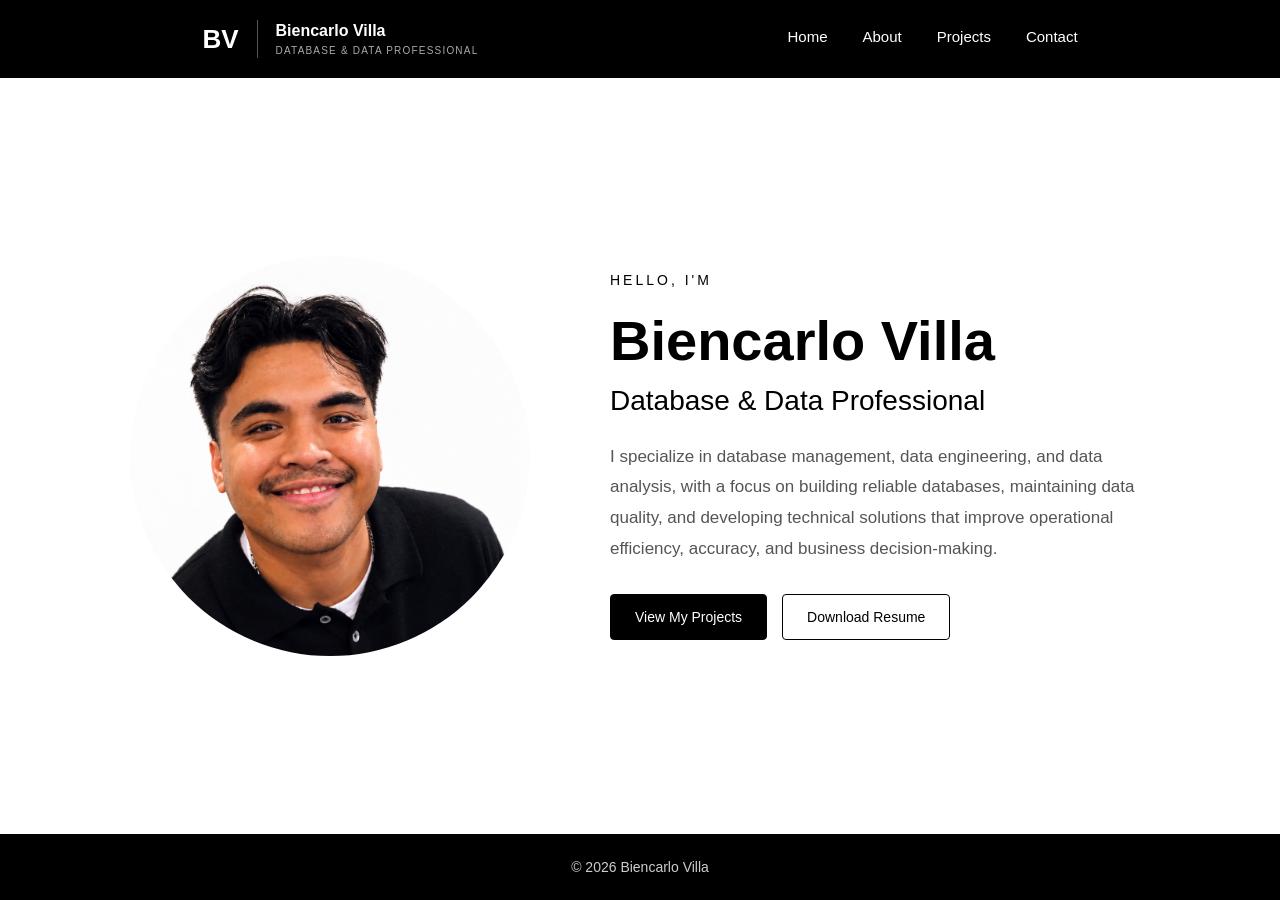
<file: index.html>
<!DOCTYPE html>
<html lang="en">
<head>
    <meta charset="UTF-8">
    <meta name="viewport" content="width=device-width, initial-scale=1.0">
    <title>Biencarlo Villa | Database & Data Professional</title>
    <link rel="stylesheet" href="style.css">
</head>
<body>

    <!-- Navigation -->
    <header>
        <nav>
            
            <div class="nav-brand">
                <a href="index.html" class="logo">BV</a>

                <div class="brand-divider"></div>

                <div class="brand-info">
                    <span class="brand-name">Biencarlo Villa</span>
                    <span class="brand-title">DATABASE & DATA PROFESSIONAL</span>
                </div>
            </div>


            <div class="nav-links">
                <a href="index.html">Home</a>
                <a href="about.html">About</a>
                <a href="projects.html">Projects</a>
                <a href="contact.html">Contact</a>
            </div>
        </nav>
    </header>

    <main>

        <!-- Home Section -->
        <section id="home" class="hero">

            <!-- Left: Professional Headshot -->
            <div class="hero-image">
                <img src="images/headshot.png"
                     alt="Professional headshot of Biencarlo Villa">
            </div>

            <!-- Right: Introduction -->
            <div class="hero-content">

                <p class="hero-greeting">HELLO, I'M</p>

                <h1>Biencarlo Villa</h1>

                <h2>Database & Data Professional</h2>

                <p class="hero-description">
                    I specialize in database management, data engineering, and data analysis, 
                    with a focus on building reliable databases, maintaining data quality, and 
                    developing technical solutions that improve operational efficiency, accuracy, 
                    and business decision-making.
                </p>

                <div class="hero-buttons">
                    <a href="projects.html" class="btn-primary">
                        View My Projects
                    </a>

                    <a href="resume.pdf" class="btn-secondary" download>
                        Download Resume
                    </a>
                </div>

            </div>

        </section>

    </main>

    <!-- Footer -->
    <footer>
        <p>&copy; <span id="current-year"></span> Biencarlo Villa</p>
    </footer>

    <script src="script.js"></script>

</body>
</html>
</file>
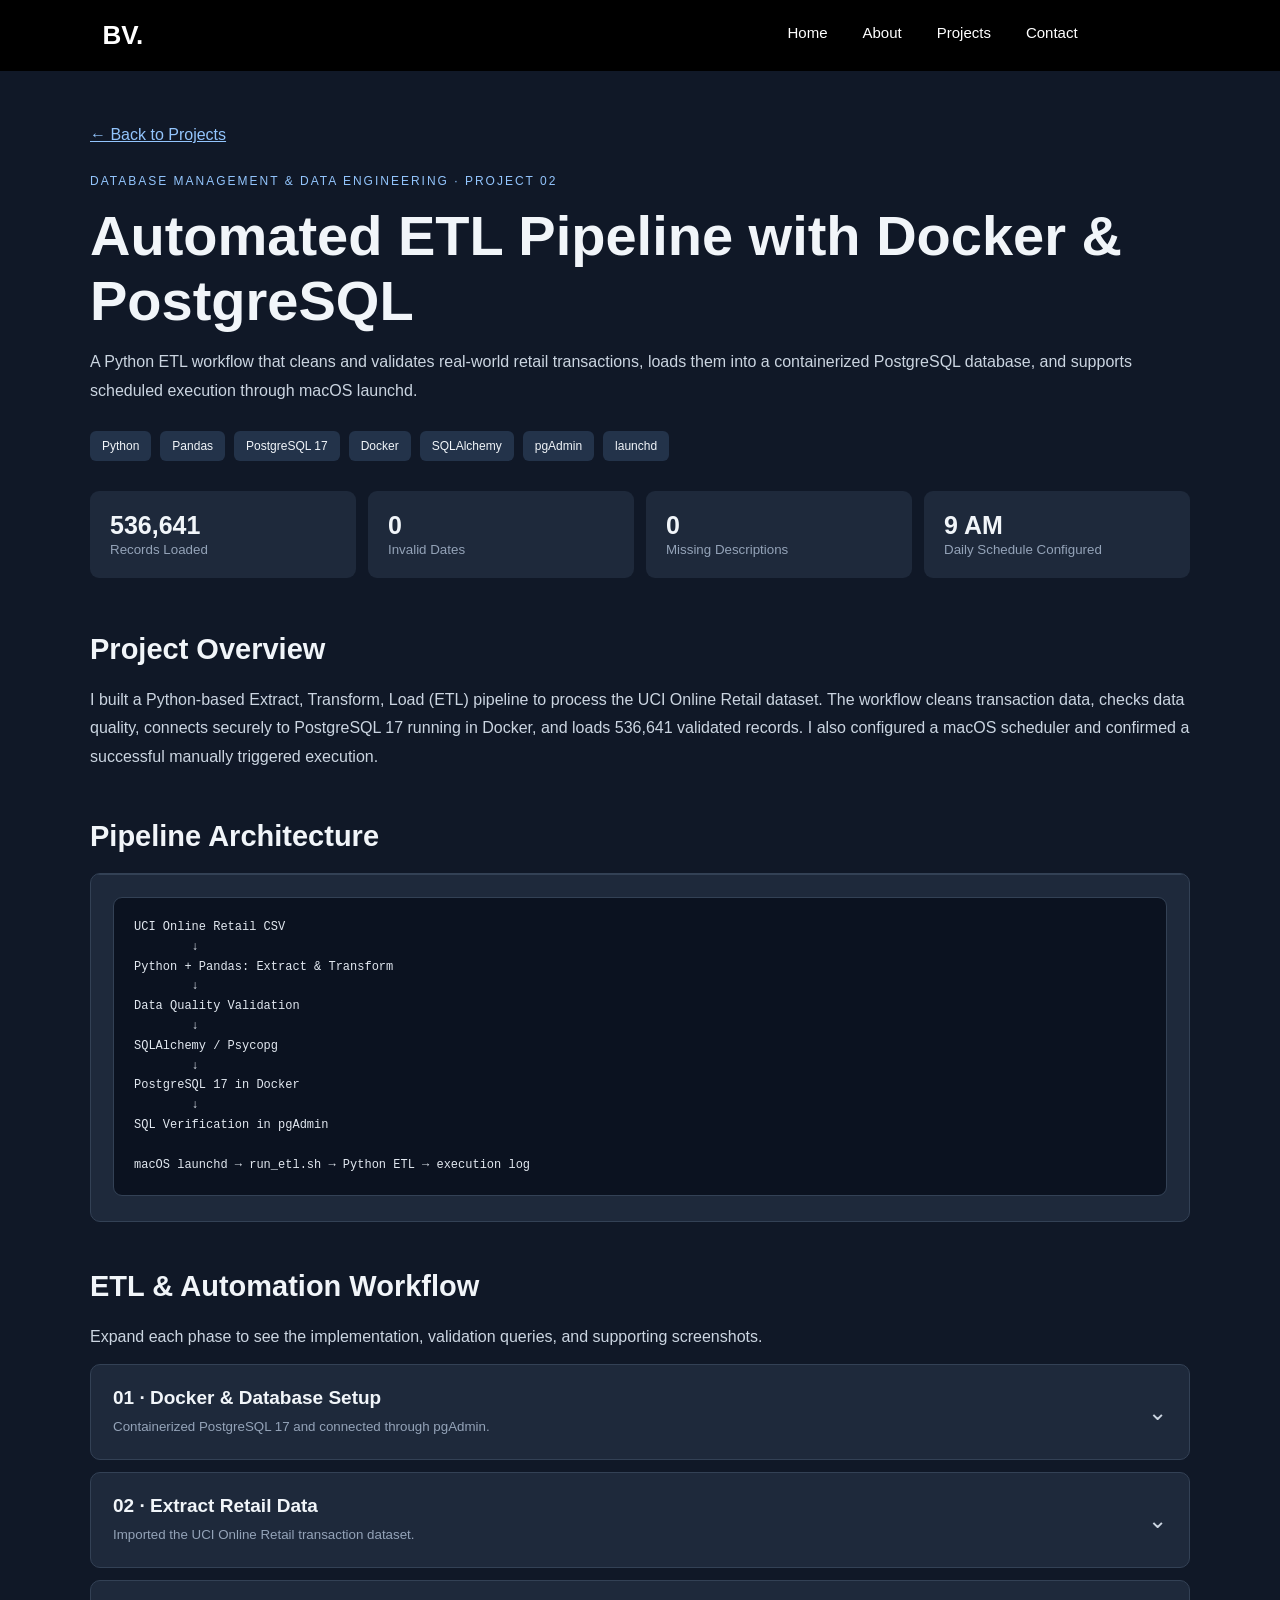
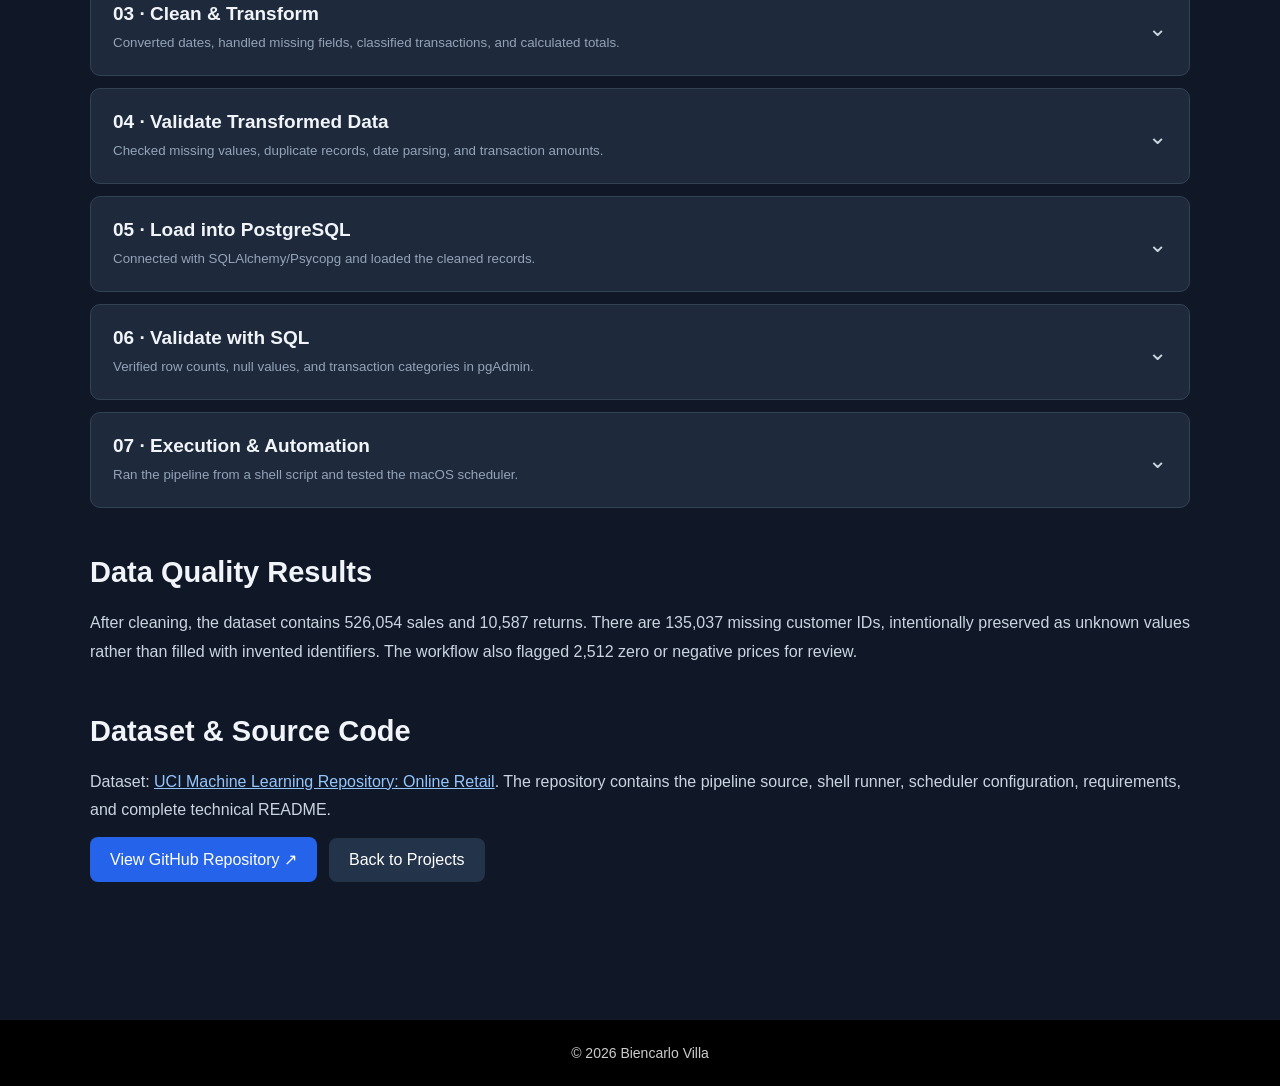
<file: automated-etl-pipeline.html>
<!DOCTYPE html>
<html lang="en"><head><meta charset="UTF-8"><meta name="viewport" content="width=device-width, initial-scale=1.0"><title>Automated ETL Pipeline | Biencarlo Villa</title><link rel="stylesheet" href="style.css"><style>
.case-study{background:#101827;color:#f1f5f9;padding:55px 7% 90px}.case-container{max-width:1100px;margin:auto}.back-link,.case-study a{color:#93c5fd}.case-eyebrow{color:#93c5fd;font-size:12px;letter-spacing:2px;margin-top:30px}.case-study h1{font-size:clamp(34px,5vw,56px);margin:15px 0}.case-lead,.case-section p{color:#cbd5e1;line-height:1.8}.case-tags{display:flex;gap:9px;flex-wrap:wrap;margin:25px 0}.case-tags span{background:#23334a;padding:8px 12px;border-radius:6px;font-size:12px}.case-metrics{display:grid;grid-template-columns:repeat(4,1fr);gap:12px;margin:30px 0 55px}.case-metrics div{background:#1e293b;padding:20px;border-radius:9px}.case-metrics strong{display:block;font-size:25px}.case-metrics small{color:#94a3b8}.case-section{margin:48px 0}.case-section h2{font-size:29px;margin-bottom:20px}.sql-accordion{border:1px solid #334155;border-radius:10px;margin:12px 0;overflow:hidden;background:#1e293b}.sql-accordion summary{cursor:pointer;display:flex;justify-content:space-between;align-items:center;padding:22px;list-style:none;gap:15px}.sql-accordion summary::-webkit-details-marker{display:none}.sql-accordion summary strong{display:block;font-size:19px;font-weight:550}.sql-accordion summary small{display:block;color:#94a3b8;margin-top:8px;line-height:1.5}.chevron{font-size:23px;color:#cbd5e1}.sql-accordion[open] .chevron{transform:rotate(180deg)}.accordion-body{padding:0 22px 25px;border-top:1px solid #334155}.accordion-body p{margin:18px 0}.accordion-body pre{background:#0b1220;color:#e2e8f0;border:1px solid #334155;border-radius:9px;padding:20px;overflow:auto;font-size:12px;line-height:1.65;white-space:pre}.evidence{display:grid;grid-template-columns:1fr;gap:18px;margin-top:22px}.evidence figure{margin:0}.evidence img{display:block;width:100%;height:auto;object-fit:contain;background:#0b1220;border:1px solid #334155;border-radius:8px}.evidence figcaption{font-size:12px;color:#94a3b8;margin-top:7px}.case-study ul{color:#cbd5e1;line-height:1.9;padding-left:22px}.case-link{display:inline-block;background:#2563eb;color:white!important;text-decoration:none;padding:13px 20px;border-radius:8px;margin:12px 12px 0 0}.case-link.secondary{background:#23334a}@media(max-width:680px){.case-metrics{grid-template-columns:repeat(2,1fr)}.case-study{padding:40px 5% 65px}.sql-accordion summary{padding:16px}.accordion-body{padding:0 14px 18px}}
</style></head><body>
<header><nav><a href="index.html" class="logo">BV.</a><div class="nav-links"><a href="index.html">Home</a><a href="about.html">About</a><a href="projects.html">Projects</a><a href="contact.html">Contact</a></div></nav></header>
<main class="case-study"><div class="case-container"><a class="back-link" href="projects.html">← Back to Projects</a><p class="case-eyebrow">DATABASE MANAGEMENT &amp; DATA ENGINEERING · PROJECT 02</p><h1>Automated ETL Pipeline with Docker &amp; PostgreSQL</h1>
<p class="case-lead">A Python ETL workflow that cleans and validates real-world retail transactions, loads them into a containerized PostgreSQL database, and supports scheduled execution through macOS launchd.</p>
<div class="case-tags"><span>Python</span><span>Pandas</span><span>PostgreSQL 17</span><span>Docker</span><span>SQLAlchemy</span><span>pgAdmin</span><span>launchd</span></div>
<div class="case-metrics"><div><strong>536,641</strong><small>Records Loaded</small></div><div><strong>0</strong><small>Invalid Dates</small></div><div><strong>0</strong><small>Missing Descriptions</small></div><div><strong>9 AM</strong><small>Daily Schedule Configured</small></div></div>
<section class="case-section"><h2>Project Overview</h2><p>I built a Python-based Extract, Transform, Load (ETL) pipeline to process the UCI Online Retail dataset. The workflow cleans transaction data, checks data quality, connects securely to PostgreSQL 17 running in Docker, and loads 536,641 validated records. I also configured a macOS scheduler and confirmed a successful manually triggered execution.</p></section>
<section class="case-section"><h2>Pipeline Architecture</h2><div class="sql-accordion"><div class="accordion-body" style="padding-top:22px"><pre><code>UCI Online Retail CSV
        ↓
Python + Pandas: Extract &amp; Transform
        ↓
Data Quality Validation
        ↓
SQLAlchemy / Psycopg
        ↓
PostgreSQL 17 in Docker
        ↓
SQL Verification in pgAdmin

macOS launchd → run_etl.sh → Python ETL → execution log</code></pre></div></div></section>
<section class="case-section"><h2>ETL &amp; Automation Workflow</h2><p>Expand each phase to see the implementation, validation queries, and supporting screenshots.</p><details class="sql-accordion"><summary><span><strong>01 · Docker & Database Setup</strong><small>Containerized PostgreSQL 17 and connected through pgAdmin.</small></span><span class="chevron">⌄</span></summary><div class="accordion-body"><p>PostgreSQL runs inside a Docker container named <code>etl-postgres</code>, with the <code>etl_project</code> database accessible locally on port 5433.</p><div class="evidence"><figure><img loading="lazy" src="images/etl/01-docker-container.png" alt="Docker PostgreSQL container"><figcaption>Docker PostgreSQL container</figcaption></figure><figure><img loading="lazy" src="images/etl/02-database-connection.png" alt="PostgreSQL database connection in pgAdmin"><figcaption>PostgreSQL database connection in pgAdmin</figcaption></figure></div></div></details><details class="sql-accordion"><summary><span><strong>02 · Extract Retail Data</strong><small>Imported the UCI Online Retail transaction dataset.</small></span><span class="chevron">⌄</span></summary><div class="accordion-body"><p>The CSV includes invoice numbers, timestamps, descriptions, quantities, prices, and customer identifiers. The source data is preserved while transformations are performed in Python.</p><div class="evidence"><figure><img loading="lazy" src="images/etl/03-raw-dataset.png" alt="Raw retail dataset"><figcaption>Raw retail dataset</figcaption></figure></div></div></details><details class="sql-accordion"><summary><span><strong>03 · Clean & Transform</strong><small>Converted dates, handled missing fields, classified transactions, and calculated totals.</small></span><span class="chevron">⌄</span></summary><div class="accordion-body"><p>Converted invoice dates into datetime values, retained missing customer IDs rather than inventing data, addressed missing descriptions, and identified non-positive prices. Transactions were classified as sales or returns.</p><pre><code># Representative transformation logic
clean_df[&quot;InvoiceDate&quot;] = pd.to_datetime(
    clean_df[&quot;InvoiceDate&quot;],
    format=&quot;%m/%d/%y %H:%M&quot;,
    errors=&quot;coerce&quot;
)

# Check data quality after transformation
print(&quot;Invalid dates:&quot;, clean_df[&quot;InvoiceDate&quot;].isna().sum())</code></pre><p><small>Illustrative excerpt based on the project workflow. The complete working implementation is available in the GitHub repository.</small></p><div class="evidence"><figure><img loading="lazy" src="images/etl/04-data-quality-report.png" alt="Data cleaning and missing value report"><figcaption>Data cleaning and missing value report</figcaption></figure><figure><img loading="lazy" src="images/etl/05-transaction-classification.png" alt="Sales and returns classification"><figcaption>Sales and returns classification</figcaption></figure></div></div></details><details class="sql-accordion"><summary><span><strong>04 · Validate Transformed Data</strong><small>Checked missing values, duplicate records, date parsing, and transaction amounts.</small></span><span class="chevron">⌄</span></summary><div class="accordion-body"><p>The final dataset contains 536,641 records, with zero invalid dates, zero duplicate records, and zero missing descriptions. The 135,037 missing customer IDs were retained and documented.</p><div class="evidence"><figure><img loading="lazy" src="images/etl/06-final-data-validation.png" alt="Final data validation results"><figcaption>Final data validation results</figcaption></figure></div></div></details><details class="sql-accordion"><summary><span><strong>05 · Load into PostgreSQL</strong><small>Connected with SQLAlchemy/Psycopg and loaded the cleaned records.</small></span><span class="chevron">⌄</span></summary><div class="accordion-body"><p>The Python pipeline connects to the Docker-hosted <code>etl_project</code> database using environment-based credentials and loads the final records into <code>retail_transactions</code>.</p><div class="evidence"><figure><img loading="lazy" src="images/etl/07-database-connection-test.png" alt="Python database connection test"><figcaption>Python database connection test</figcaption></figure><figure><img loading="lazy" src="images/etl/08-postgresql-data-load.png" alt="Successful PostgreSQL load"><figcaption>Successful PostgreSQL load</figcaption></figure></div></div></details><details class="sql-accordion"><summary><span><strong>06 · Validate with SQL</strong><small>Verified row counts, null values, and transaction categories in pgAdmin.</small></span><span class="chevron">⌄</span></summary><div class="accordion-body"><pre><code>SELECT COUNT(*) AS total_records
FROM retail_transactions;</code></pre><pre><code>SELECT
    COUNT(*) AS total_records,
    COUNT(*) FILTER (WHERE &quot;InvoiceDate&quot; IS NULL) AS invalid_dates,
    COUNT(*) FILTER (WHERE &quot;Description&quot; IS NULL) AS missing_descriptions,
    COUNT(*) FILTER (WHERE &quot;CustomerID&quot; IS NULL) AS missing_customer_ids,
    COUNT(*) FILTER (WHERE &quot;TransactionType&quot; = &#x27;Sale&#x27;) AS sales,
    COUNT(*) FILTER (WHERE &quot;TransactionType&quot; = &#x27;Return&#x27;) AS returns
FROM retail_transactions;</code></pre><p>SQL results: 536,641 total records, 0 invalid dates, 0 missing descriptions, 135,037 missing customer IDs, 526,054 sales, and 10,587 returns.</p><div class="evidence"><figure><img loading="lazy" src="images/etl/09-sql-record-validation.png" alt="SQL record count validation"><figcaption>SQL record count validation</figcaption></figure><figure><img loading="lazy" src="images/etl/10-sql-data-quality-validation.png" alt="SQL data quality verification"><figcaption>SQL data quality verification</figcaption></figure></div></div></details><details class="sql-accordion"><summary><span><strong>07 · Execution & Automation</strong><small>Ran the pipeline from a shell script and tested the macOS scheduler.</small></span><span class="chevron">⌄</span></summary><div class="accordion-body"><p><code>run_etl.sh</code> executes the Python pipeline and writes to <code>logs/etl.log</code>. A macOS <code>launchd</code> agent is configured for 9:00 AM daily. A manually triggered scheduler run returned exit code 0. The first unattended scheduled run has not yet been independently verified.</p><pre><code># Inspect the launchd agent after a test run
launchctl print gui/$(id -u)/com.portfolio.etl | grep -E &quot;state =|last exit code|runs =&quot;</code></pre><div class="evidence"><figure><img loading="lazy" src="images/etl/11-etl-terminal-execution.png" alt="ETL terminal execution"><figcaption>ETL terminal execution</figcaption></figure><figure><img loading="lazy" src="images/etl/12-etl-automation.png" alt="macOS launchd automation verification"><figcaption>macOS launchd automation verification</figcaption></figure></div></div></details></section>
<section class="case-section"><h2>Data Quality Results</h2><p>After cleaning, the dataset contains 526,054 sales and 10,587 returns. There are 135,037 missing customer IDs, intentionally preserved as unknown values rather than filled with invented identifiers. The workflow also flagged 2,512 zero or negative prices for review.</p></section>
<section class="case-section"><h2>Dataset &amp; Source Code</h2><p>Dataset: <a href="https://archive.ics.uci.edu/dataset/352/online+retail" target="_blank" rel="noopener noreferrer">UCI Machine Learning Repository: Online Retail</a>. The repository contains the pipeline source, shell runner, scheduler configuration, requirements, and complete technical README.</p><a class="case-link" href="https://github.com/biencarlovilla/automated-etl-pipeline" target="_blank" rel="noopener noreferrer">View GitHub Repository ↗</a><a class="case-link secondary" href="projects.html">Back to Projects</a></section>
</div></main><footer><p>&copy; <span id="current-year"></span> Biencarlo Villa</p></footer><script src="script.js"></script></body></html>
</file>
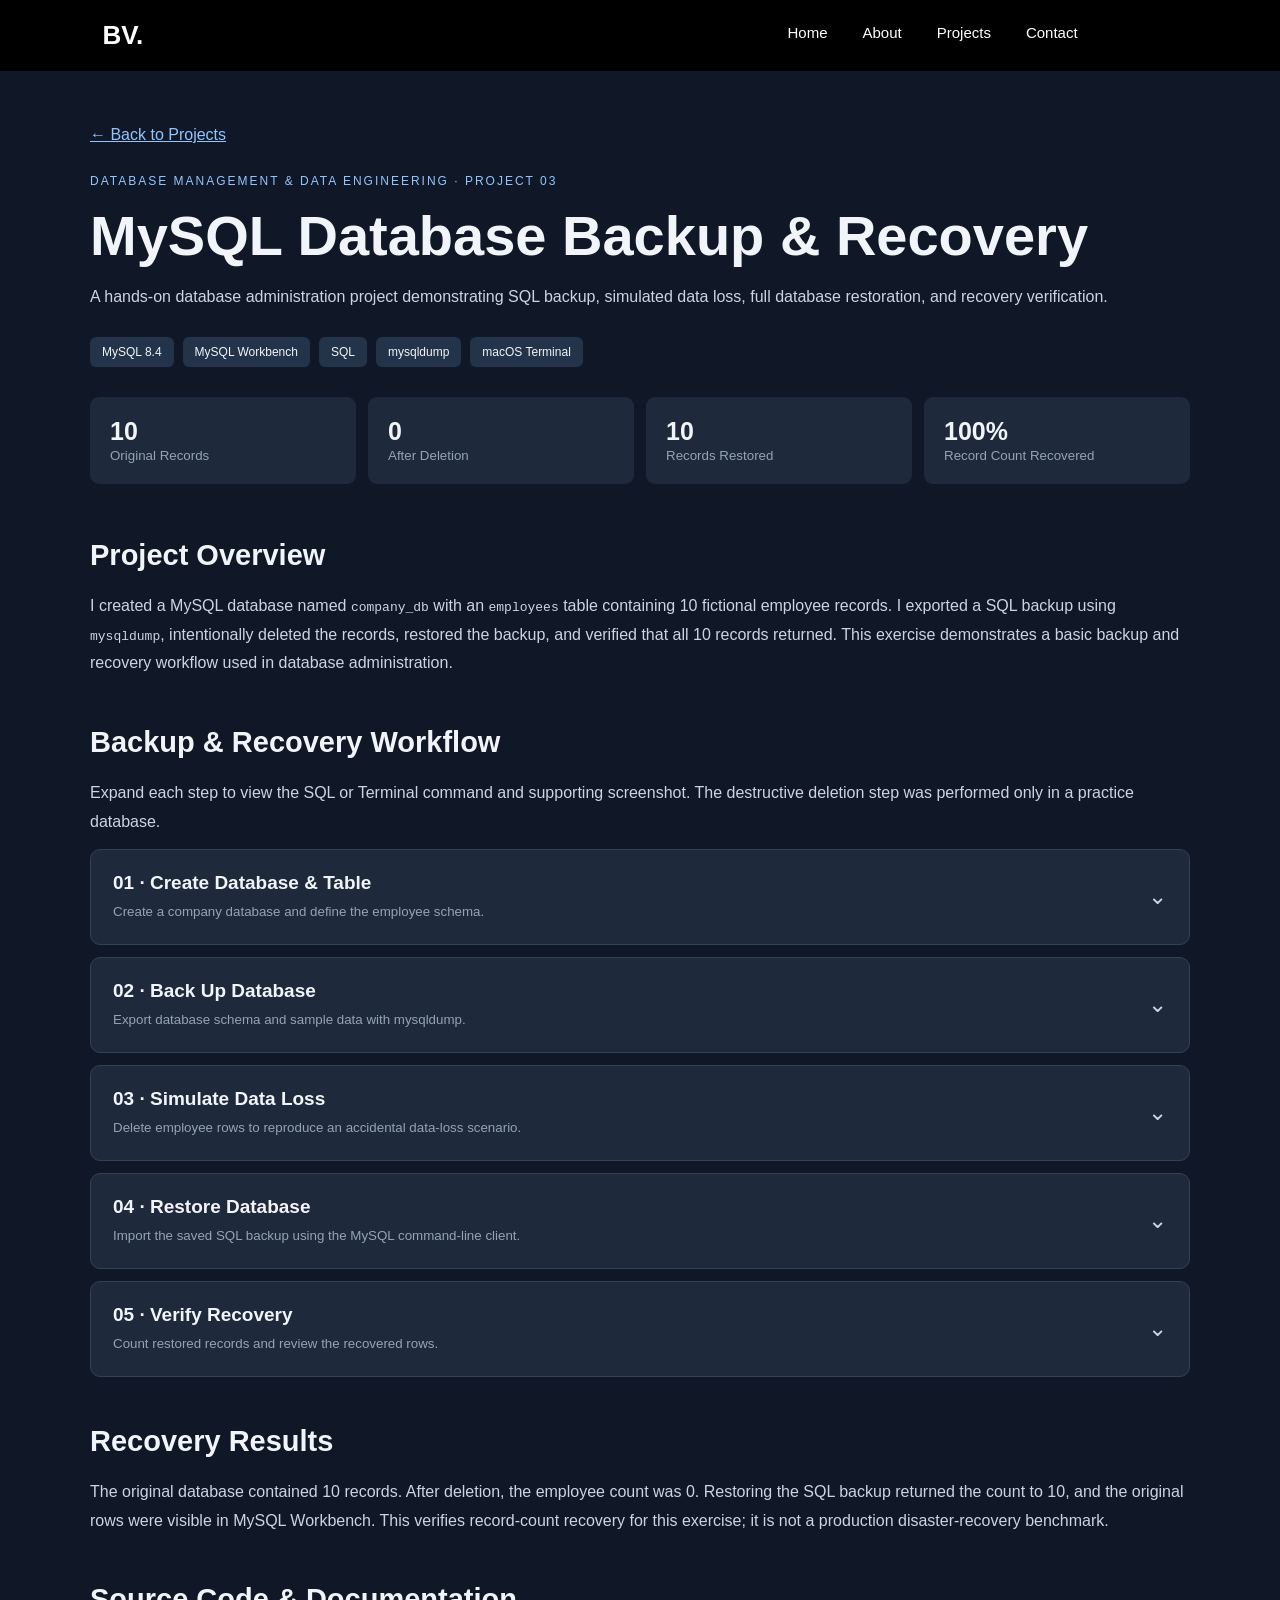
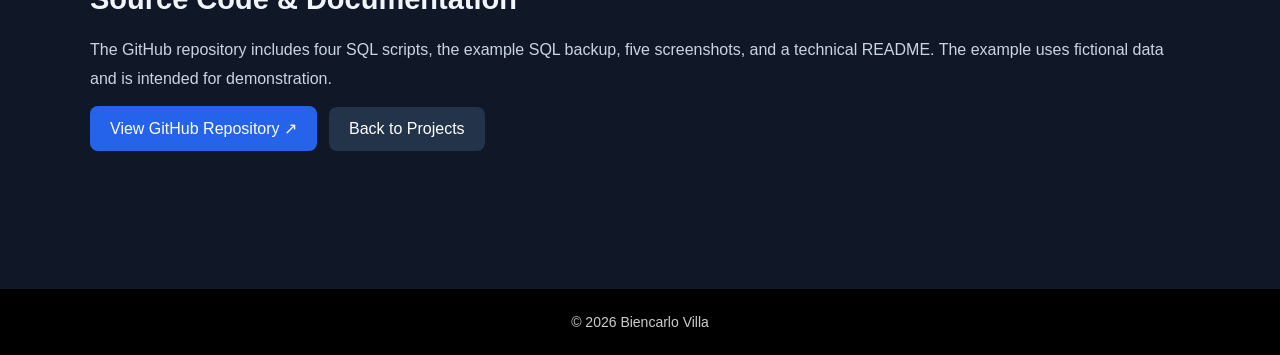
<file: backup.html>
<!DOCTYPE html>
<html lang="en"><head><meta charset="UTF-8"><meta name="viewport" content="width=device-width, initial-scale=1.0"><title>MySQL Database Backup &amp; Recovery | Biencarlo Villa</title><link rel="stylesheet" href="style.css"><style>
.case-study{background:#101827;color:#f1f5f9;padding:55px 7% 90px}.case-container{max-width:1100px;margin:auto}.back-link,.case-study a{color:#93c5fd}.case-eyebrow{color:#93c5fd;font-size:12px;letter-spacing:2px;margin-top:30px}.case-study h1{font-size:clamp(34px,5vw,56px);margin:15px 0}.case-lead,.case-section p{color:#cbd5e1;line-height:1.8}.case-tags{display:flex;gap:9px;flex-wrap:wrap;margin:25px 0}.case-tags span{background:#23334a;padding:8px 12px;border-radius:6px;font-size:12px}.case-metrics{display:grid;grid-template-columns:repeat(4,1fr);gap:12px;margin:30px 0 55px}.case-metrics div{background:#1e293b;padding:20px;border-radius:9px}.case-metrics strong{display:block;font-size:25px}.case-metrics small{color:#94a3b8}.case-section{margin:48px 0}.case-section h2{font-size:29px;margin-bottom:20px}.sql-accordion{border:1px solid #334155;border-radius:10px;margin:12px 0;overflow:hidden;background:#1e293b}.sql-accordion summary{cursor:pointer;display:flex;justify-content:space-between;align-items:center;padding:22px;list-style:none;gap:15px}.sql-accordion summary::-webkit-details-marker{display:none}.sql-accordion summary strong{display:block;font-size:19px;font-weight:550}.sql-accordion summary small{display:block;color:#94a3b8;margin-top:8px;line-height:1.5}.chevron{font-size:23px;color:#cbd5e1}.sql-accordion[open] .chevron{transform:rotate(180deg)}.accordion-body{padding:0 22px 25px;border-top:1px solid #334155}.accordion-body p{margin:18px 0}.accordion-body pre{background:#0b1220;color:#e2e8f0;border:1px solid #334155;border-radius:9px;padding:20px;overflow:auto;font-size:12px;line-height:1.65;white-space:pre}.evidence{display:grid;grid-template-columns:1fr;gap:18px;margin-top:22px}.evidence figure{margin:0}.evidence img{display:block;width:100%;height:auto;object-fit:contain;background:#0b1220;border:1px solid #334155;border-radius:8px}.evidence figcaption{font-size:12px;color:#94a3b8;margin-top:7px}.case-study ul{color:#cbd5e1;line-height:1.9;padding-left:22px}.case-link{display:inline-block;background:#2563eb;color:white!important;text-decoration:none;padding:13px 20px;border-radius:8px;margin:12px 12px 0 0}.case-link.secondary{background:#23334a}@media(max-width:680px){.case-metrics{grid-template-columns:repeat(2,1fr)}.case-study{padding:40px 5% 65px}.sql-accordion summary{padding:16px}.accordion-body{padding:0 14px 18px}}
</style></head>
<body><header><nav><a href="index.html" class="logo">BV.</a><div class="nav-links"><a href="index.html">Home</a><a href="about.html">About</a><a href="projects.html">Projects</a><a href="contact.html">Contact</a></div></nav></header>
<main class="case-study"><div class="case-container"><a class="back-link" href="projects.html">← Back to Projects</a><p class="case-eyebrow">DATABASE MANAGEMENT &amp; DATA ENGINEERING · PROJECT 03</p><h1>MySQL Database Backup &amp; Recovery</h1><p class="case-lead">A hands-on database administration project demonstrating SQL backup, simulated data loss, full database restoration, and recovery verification.</p>
<div class="case-tags"><span>MySQL 8.4</span><span>MySQL Workbench</span><span>SQL</span><span>mysqldump</span><span>macOS Terminal</span></div>
<div class="case-metrics"><div><strong>10</strong><small>Original Records</small></div><div><strong>0</strong><small>After Deletion</small></div><div><strong>10</strong><small>Records Restored</small></div><div><strong>100%</strong><small>Record Count Recovered</small></div></div>
<section class="case-section"><h2>Project Overview</h2><p>I created a MySQL database named <code>company_db</code> with an <code>employees</code> table containing 10 fictional employee records. I exported a SQL backup using <code>mysqldump</code>, intentionally deleted the records, restored the backup, and verified that all 10 records returned. This exercise demonstrates a basic backup and recovery workflow used in database administration.</p></section>
<section class="case-section"><h2>Backup &amp; Recovery Workflow</h2><p>Expand each step to view the SQL or Terminal command and supporting screenshot. The destructive deletion step was performed only in a practice database.</p><details class="sql-accordion"><summary><span><strong>01 · Create Database &amp; Table</strong><small>Create a company database and define the employee schema.</small></span><span class="chevron">⌄</span></summary><div class="accordion-body"><pre><code>CREATE DATABASE company_db;
USE company_db;
CREATE TABLE employees (
    employee_id INT PRIMARY KEY,
    first_name VARCHAR(50),
    last_name VARCHAR(50),
    department VARCHAR(50),
    salary DECIMAL(10,2)
);</code></pre><div class="evidence"><figure><img loading="lazy" src="images/mysql-backup/01-original-records.png" alt="Original employee records displayed in MySQL Workbench"><figcaption>Original employee records displayed in MySQL Workbench</figcaption></figure></div></div></details><details class="sql-accordion"><summary><span><strong>02 · Back Up Database</strong><small>Export database schema and sample data with mysqldump.</small></span><span class="chevron">⌄</span></summary><div class="accordion-body"><pre><code>/usr/local/mysql/bin/mysqldump -u root -p company_db &gt; backups/company_db_backup.sql</code></pre><div class="evidence"><figure><img loading="lazy" src="images/mysql-backup/02-database-backup.png" alt="Backup command and file content verification"><figcaption>Backup command and file content verification</figcaption></figure></div></div></details><details class="sql-accordion"><summary><span><strong>03 · Simulate Data Loss</strong><small>Delete employee rows to reproduce an accidental data-loss scenario.</small></span><span class="chevron">⌄</span></summary><div class="accordion-body"><pre><code>USE company_db;
DELETE FROM employees;
SELECT COUNT(*) AS remaining_employees FROM employees;</code></pre><div class="evidence"><figure><img loading="lazy" src="images/mysql-backup/03-data-deletion.png" alt="Deletion confirmed with zero remaining rows"><figcaption>Deletion confirmed with zero remaining rows</figcaption></figure></div></div></details><details class="sql-accordion"><summary><span><strong>04 · Restore Database</strong><small>Import the saved SQL backup using the MySQL command-line client.</small></span><span class="chevron">⌄</span></summary><div class="accordion-body"><pre><code>/usr/local/mysql/bin/mysql -u root -p company_db &lt; backups/company_db_backup.sql</code></pre><div class="evidence"><figure><img loading="lazy" src="images/mysql-backup/04-database-recovery.png" alt="Employee rows visible again after restoration"><figcaption>Employee rows visible again after restoration</figcaption></figure></div></div></details><details class="sql-accordion"><summary><span><strong>05 · Verify Recovery</strong><small>Count restored records and review the recovered rows.</small></span><span class="chevron">⌄</span></summary><div class="accordion-body"><pre><code>USE company_db;
SELECT * FROM employees;
SELECT COUNT(*) AS restored_employees FROM employees;</code></pre><div class="evidence"><figure><img loading="lazy" src="images/mysql-backup/05-recovery-verification.png" alt="Restored count verified at 10 records"><figcaption>Restored count verified at 10 records</figcaption></figure></div></div></details></section>
<section class="case-section"><h2>Recovery Results</h2><p>The original database contained 10 records. After deletion, the employee count was 0. Restoring the SQL backup returned the count to 10, and the original rows were visible in MySQL Workbench. This verifies record-count recovery for this exercise; it is not a production disaster-recovery benchmark.</p></section>
<section class="case-section"><h2>Source Code &amp; Documentation</h2><p>The GitHub repository includes four SQL scripts, the example SQL backup, five screenshots, and a technical README. The example uses fictional data and is intended for demonstration.</p><a class="case-link" href="https://github.com/biencarlovilla/mysql-database-backup-recovery" target="_blank" rel="noopener noreferrer">View GitHub Repository ↗</a><a class="case-link secondary" href="projects.html">Back to Projects</a></section>
</div></main><footer><p>&copy; <span id="current-year"></span> Biencarlo Villa</p></footer><script src="script.js"></script></body></html>
</file>
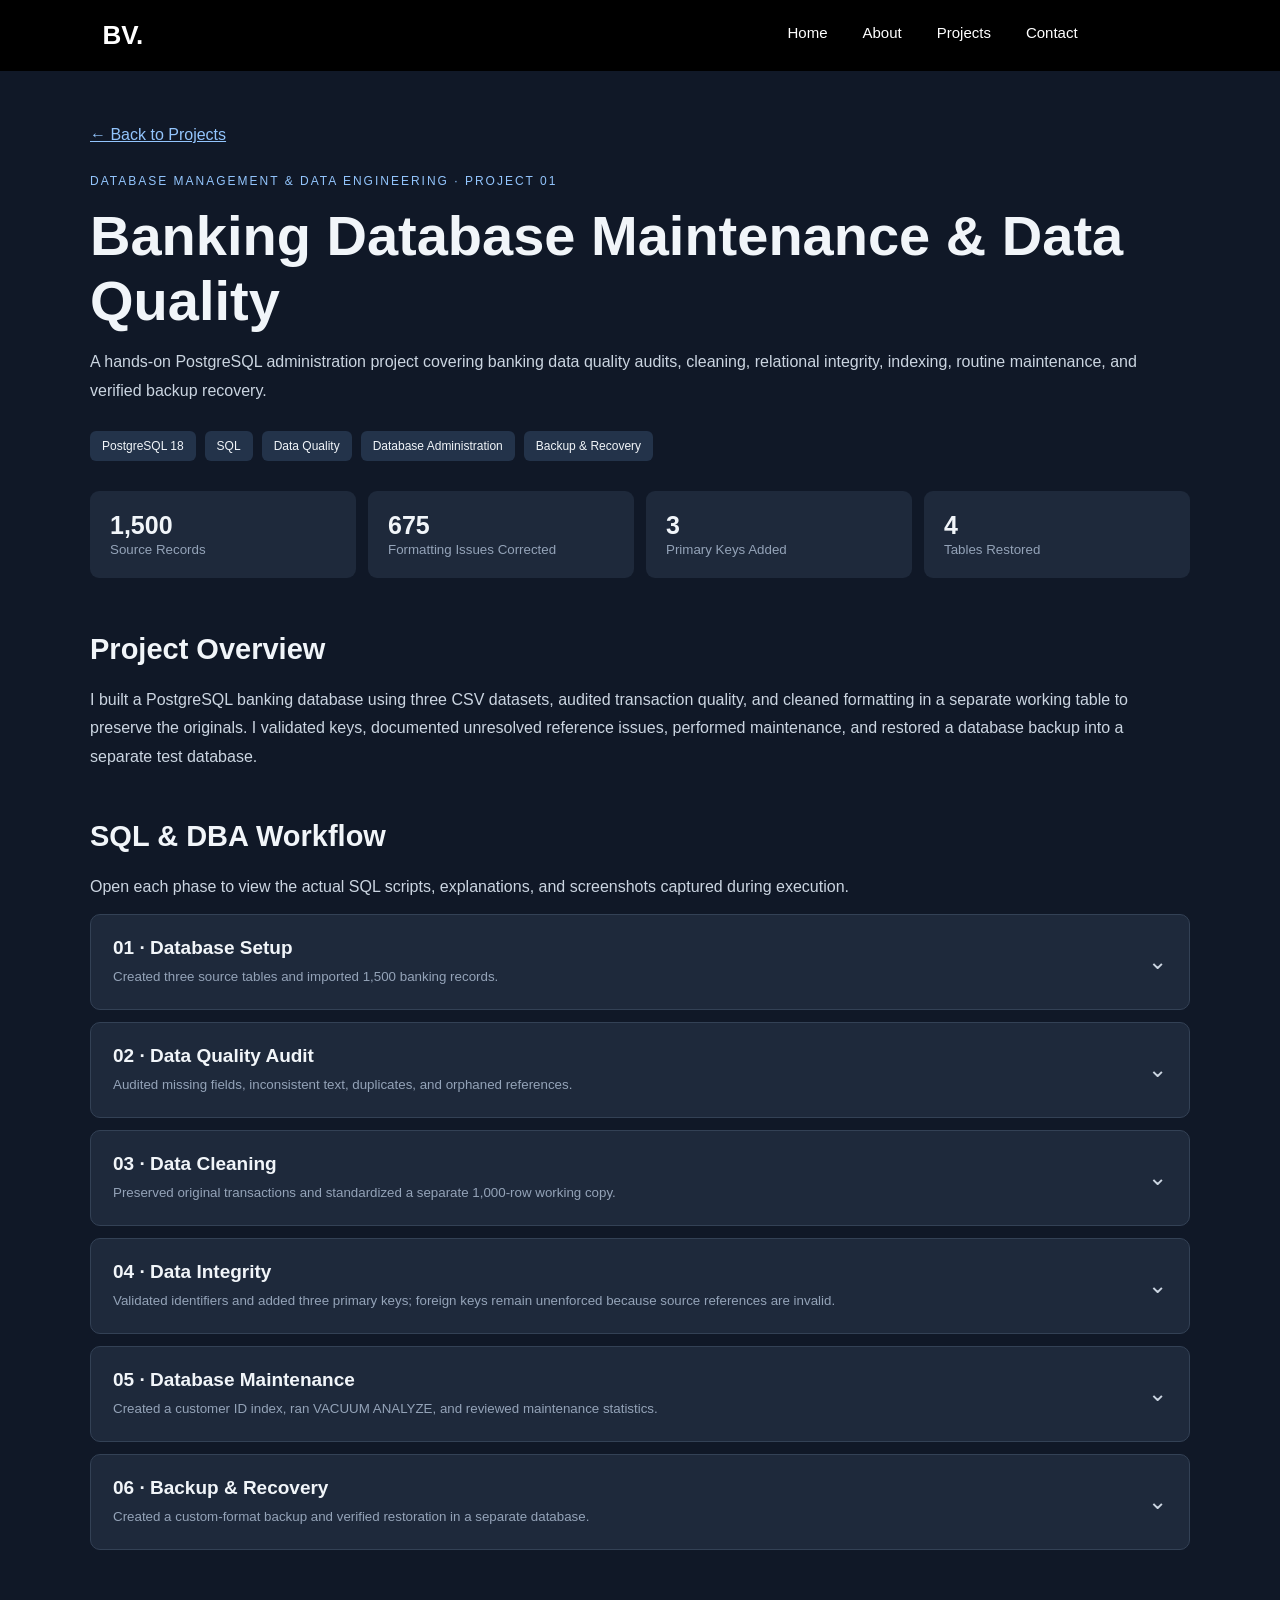
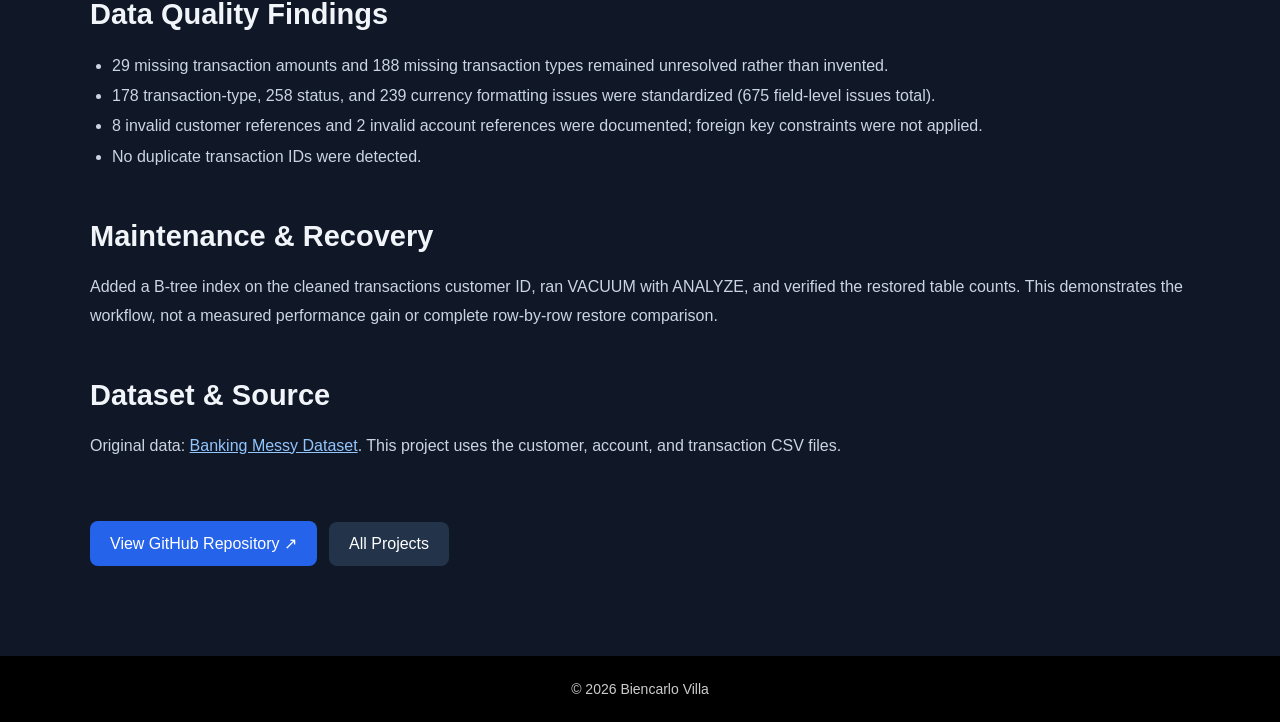
<file: banking-database-maintenance.html>
<!DOCTYPE html><html lang="en"><head><meta charset="UTF-8"><meta name="viewport" content="width=device-width, initial-scale=1.0"><title>Banking Database Maintenance &amp; Data Quality | Biencarlo Villa</title><link rel="stylesheet" href="style.css"><style>
.case-study{background:#101827;color:#f1f5f9;padding:55px 7% 90px}.case-container{max-width:1100px;margin:auto}.back-link,.case-study a{color:#93c5fd}.case-eyebrow{color:#93c5fd;font-size:12px;letter-spacing:2px;margin-top:30px}.case-study h1{font-size:clamp(34px,5vw,56px);margin:15px 0}.case-lead,.case-section p{color:#cbd5e1;line-height:1.8}.case-tags{display:flex;gap:9px;flex-wrap:wrap;margin:25px 0}.case-tags span{background:#23334a;padding:8px 12px;border-radius:6px;font-size:12px}.case-metrics{display:grid;grid-template-columns:repeat(4,1fr);gap:12px;margin:30px 0 55px}.case-metrics div{background:#1e293b;padding:20px;border-radius:9px}.case-metrics strong{display:block;font-size:25px}.case-metrics small{color:#94a3b8}.case-section{margin:48px 0}.case-section h2{font-size:29px;margin-bottom:20px}.sql-accordion{border:1px solid #334155;border-radius:10px;margin:12px 0;overflow:hidden;background:#1e293b}.sql-accordion summary{cursor:pointer;display:flex;justify-content:space-between;align-items:center;padding:22px;list-style:none;gap:15px}.sql-accordion summary::-webkit-details-marker{display:none}.sql-accordion summary strong{display:block;font-size:19px;font-weight:550}.sql-accordion summary small{display:block;color:#94a3b8;margin-top:8px;line-height:1.5}.chevron{font-size:23px;color:#cbd5e1}.sql-accordion[open] .chevron{transform:rotate(180deg)}.accordion-body{padding:0 22px 25px;border-top:1px solid #334155}.accordion-body p{margin:18px 0}.accordion-body pre{background:#0b1220;color:#e2e8f0;border:1px solid #334155;border-radius:9px;padding:20px;overflow:auto;font-size:12px;line-height:1.65;white-space:pre}.evidence{display:grid;grid-template-columns:1fr;gap:18px;margin-top:22px}.evidence figure{margin:0}.evidence img{display:block;width:100%;height:auto;object-fit:contain;background:#0b1220;border:1px solid #334155;border-radius:8px}.evidence figcaption{font-size:12px;color:#94a3b8;margin-top:7px}.case-study ul{color:#cbd5e1;line-height:1.9;padding-left:22px}.case-link{display:inline-block;background:#2563eb;color:white!important;text-decoration:none;padding:13px 20px;border-radius:8px;margin:12px 12px 0 0}.case-link.secondary{background:#23334a}@media(max-width:680px){.case-metrics{grid-template-columns:repeat(2,1fr)}.case-study{padding:40px 5% 65px}.sql-accordion summary{padding:16px}.accordion-body{padding:0 14px 18px}}
</style></head><body><header><nav><a href="index.html" class="logo">BV.</a><div class="nav-links"><a href="index.html">Home</a><a href="about.html">About</a><a href="projects.html">Projects</a><a href="contact.html">Contact</a></div></nav></header><main class="case-study"><div class="case-container"><a class="back-link" href="projects.html">← Back to Projects</a><p class="case-eyebrow">DATABASE MANAGEMENT &amp; DATA ENGINEERING · PROJECT 01</p><h1>Banking Database Maintenance &amp; Data Quality</h1><p class="case-lead">A hands-on PostgreSQL administration project covering banking data quality audits, cleaning, relational integrity, indexing, routine maintenance, and verified backup recovery.</p><div class="case-tags"><span>PostgreSQL 18</span><span>SQL</span><span>Data Quality</span><span>Database Administration</span><span>Backup &amp; Recovery</span></div><div class="case-metrics"><div><strong>1,500</strong><small>Source Records</small></div><div><strong>675</strong><small>Formatting Issues Corrected</small></div><div><strong>3</strong><small>Primary Keys Added</small></div><div><strong>4</strong><small>Tables Restored</small></div></div><section class="case-section"><h2>Project Overview</h2><p>I built a PostgreSQL banking database using three CSV datasets, audited transaction quality, and cleaned formatting in a separate working table to preserve the originals. I validated keys, documented unresolved reference issues, performed maintenance, and restored a database backup into a separate test database.</p></section><section class="case-section"><h2>SQL &amp; DBA Workflow</h2><p>Open each phase to view the actual SQL scripts, explanations, and screenshots captured during execution.</p><details class="sql-accordion"><summary><span><strong>01 · Database Setup</strong><small>Created three source tables and imported 1,500 banking records.</small></span><span class="chevron">⌄</span></summary><div class="accordion-body"><p>Created three source tables and imported 1,500 banking records.</p><pre><code>
-- Project #5: Banking Database Maintenance &amp; Data Quality
-- Phase 1: Database Setup

-- 1. Create customer table
CREATE TABLE customers (
    customer_id TEXT,
    customer_name TEXT,
    gender TEXT
);

-- 2. Create account table
CREATE TABLE accounts (
    account_id TEXT,
    account_type TEXT,
    status TEXT
);

-- 3. Create transaction table
CREATE TABLE transactions (
    transaction_id TEXT,
    customer_id TEXT,
    account_id TEXT,
    branch_id TEXT,
    employee_id TEXT,
    date_id TEXT,
    amount TEXT,
    transaction_type TEXT,
    transaction_status TEXT,
    currency TEXT
);

-- 4. Verify tables
SELECT table_name
FROM information_schema.tables
WHERE table_schema = &#x27;public&#x27;
ORDER BY table_name;


-- 5. Import banking datasets

\copy customers FROM &#x27;/Users/biencarlovilla/Desktop/Professional/Project5-Data-Maintenance-Quality/data/DimCustomer.csv&#x27; WITH (FORMAT csv, HEADER true);

\copy accounts FROM &#x27;/Users/biencarlovilla/Desktop/Professional/Project5-Data-Maintenance-Quality/data/DimAccount.csv&#x27; WITH (FORMAT csv, HEADER true);

\copy transactions FROM &#x27;/Users/biencarlovilla/Desktop/Professional/Project5-Data-Maintenance-Quality/data/FactBankTransactions.csv&#x27; WITH (FORMAT csv, HEADER true);


-- 6. Verify imported records

SELECT &#x27;customers&#x27; AS table_name, COUNT(*) AS total_rows
FROM customers

UNION ALL

SELECT &#x27;accounts&#x27;, COUNT(*)
FROM accounts

UNION ALL

SELECT &#x27;transactions&#x27;, COUNT(*)
FROM transactions;
</code></pre><div class="evidence"><figure><img loading="lazy" src="images/banking-dba/01_database_creation.png" alt="PostgreSQL output: Database Setup"><figcaption>01 database creation</figcaption></figure><figure><img loading="lazy" src="images/banking-dba/02_table_creation.png" alt="PostgreSQL output: Database Setup"><figcaption>02 table creation</figcaption></figure><figure><img loading="lazy" src="images/banking-dba/03_data_import.png" alt="PostgreSQL output: Database Setup"><figcaption>03 data import</figcaption></figure></div></div></details><details class="sql-accordion"><summary><span><strong>02 · Data Quality Audit</strong><small>Audited missing fields, inconsistent text, duplicates, and orphaned references.</small></span><span class="chevron">⌄</span></summary><div class="accordion-body"><p>Audited missing fields, inconsistent text, duplicates, and orphaned references.</p><pre><code>
-- Project #5: Banking Database Maintenance &amp; Data Quality
-- Phase 2: Data Quality Audit

-- 1. Check missing values in transactions

SELECT
    COUNT(*) AS total_transactions,
    COUNT(*) FILTER (
        WHERE NULLIF(TRIM(amount), &#x27;&#x27;) IS NULL
    ) AS missing_amount,
    COUNT(*) FILTER (
        WHERE NULLIF(TRIM(transaction_type), &#x27;&#x27;) IS NULL
    ) AS missing_transaction_type,
    COUNT(*) FILTER (
        WHERE NULLIF(TRIM(customer_id), &#x27;&#x27;) IS NULL
    ) AS missing_customer_id,
    COUNT(*) FILTER (
        WHERE NULLIF(TRIM(account_id), &#x27;&#x27;) IS NULL
    ) AS missing_account_id
FROM transactions;


-- 2. Check duplicate transaction IDs

SELECT
    transaction_id,
    COUNT(*) AS duplicate_count
FROM transactions
GROUP BY transaction_id
HAVING COUNT(*) &gt; 1
ORDER BY duplicate_count DESC;


-- 3. Check transaction type formatting

SELECT
    transaction_type,
    COUNT(*) AS total_records
FROM transactions
GROUP BY transaction_type
ORDER BY transaction_type;


-- 4. Check transaction status formatting

SELECT
    transaction_status,
    COUNT(*) AS total_records
FROM transactions
GROUP BY transaction_status
ORDER BY transaction_status;


-- 5. Check currency formatting

SELECT
    currency,
    COUNT(*) AS total_records
FROM transactions
GROUP BY currency
ORDER BY currency;


-- 6. Check invalid customer references

SELECT
    COUNT(*) AS invalid_customer_references
FROM transactions t
LEFT JOIN customers c
    ON TRIM(t.customer_id) = TRIM(c.customer_id)
WHERE c.customer_id IS NULL;


-- 7. Check invalid account references

SELECT
    COUNT(*) AS invalid_account_references
FROM transactions t
LEFT JOIN accounts a
    ON TRIM(t.account_id) = TRIM(a.account_id)
WHERE a.account_id IS NULL;


-- 8. Data quality audit summary

SELECT
    (SELECT COUNT(*) FROM transactions) AS total_transactions,

    (SELECT COUNT(*) FROM transactions
     WHERE NULLIF(TRIM(amount), &#x27;&#x27;) IS NULL) AS missing_amounts,

    (SELECT COUNT(*) FROM transactions
     WHERE NULLIF(TRIM(transaction_type), &#x27;&#x27;) IS NULL) AS missing_types,

    (SELECT COUNT(*) FROM (
         SELECT transaction_id
         FROM transactions
         GROUP BY transaction_id
         HAVING COUNT(*) &gt; 1
     ) d) AS duplicate_ids,

    (SELECT COUNT(*) FROM transactions
     WHERE transaction_type IS NOT NULL
       AND transaction_type &lt;&gt; INITCAP(TRIM(transaction_type)))
       AS type_format_issues,

    (SELECT COUNT(*) FROM transactions
     WHERE transaction_status IS NOT NULL
       AND transaction_status &lt;&gt; INITCAP(TRIM(transaction_status)))
       AS status_format_issues,

    (SELECT COUNT(*) FROM transactions
     WHERE currency IS NOT NULL
       AND currency &lt;&gt; UPPER(TRIM(currency)))
       AS currency_format_issues,

    (SELECT COUNT(*) FROM transactions t
     WHERE NOT EXISTS (
         SELECT 1 FROM customers c
         WHERE TRIM(c.customer_id) = TRIM(t.customer_id)
     )) AS invalid_customers,

    (SELECT COUNT(*) FROM transactions t
     WHERE NOT EXISTS (
         SELECT 1 FROM accounts a
         WHERE TRIM(a.account_id) = TRIM(t.account_id)
     )) AS invalid_accounts;
</code></pre><div class="evidence"><figure><img loading="lazy" src="images/banking-dba/04_data_quality_audit.png" alt="PostgreSQL output: Data Quality Audit"><figcaption>04 data quality audit</figcaption></figure></div></div></details><details class="sql-accordion"><summary><span><strong>03 · Data Cleaning</strong><small>Preserved original transactions and standardized a separate 1,000-row working copy.</small></span><span class="chevron">⌄</span></summary><div class="accordion-body"><p>Preserved original transactions and standardized a separate 1,000-row working copy.</p><pre><code>-- Project #5: Banking Database Maintenance &amp; Data Quality
-- Phase 3: Data Cleaning

-- 1. Create a working copy
CREATE TABLE transactions_clean AS
SELECT *
FROM transactions;

-- 2. Verify copied records
SELECT COUNT(*) AS total_records
FROM transactions_clean;

-- 3. Standardize transaction types
UPDATE transactions_clean
SET transaction_type = INITCAP(TRIM(transaction_type))
WHERE transaction_type IS NOT NULL;

-- 4. Verify cleaned transaction types
SELECT
    transaction_type,
    COUNT(*) AS total_records
FROM transactions_clean
GROUP BY transaction_type
ORDER BY transaction_type;

-- 5. Standardize transaction statuses
UPDATE transactions_clean
SET transaction_status = INITCAP(TRIM(transaction_status))
WHERE transaction_status IS NOT NULL;

-- 6. Verify cleaned transaction statuses
SELECT
    transaction_status,
    COUNT(*) AS total_records
FROM transactions_clean
GROUP BY transaction_status
ORDER BY transaction_status;

-- 7. Standardize currency codes
UPDATE transactions_clean
SET currency = UPPER(TRIM(currency))
WHERE currency IS NOT NULL;

-- 8. Verify cleaned currency codes
SELECT
    currency,
    COUNT(*) AS total_records
FROM transactions_clean
GROUP BY currency
ORDER BY currency;


-- 9. Verify data cleaning results
SELECT
    &#x27;Before Cleaning&#x27; AS stage,
    COUNT(*) FILTER (
        WHERE transaction_type IS NOT NULL
          AND transaction_type &lt;&gt; INITCAP(TRIM(transaction_type))
    ) AS type_issues,
    COUNT(*) FILTER (
        WHERE transaction_status IS NOT NULL
          AND transaction_status &lt;&gt; INITCAP(TRIM(transaction_status))
    ) AS status_issues,
    COUNT(*) FILTER (
        WHERE currency IS NOT NULL
          AND currency &lt;&gt; UPPER(TRIM(currency))
    ) AS currency_issues
FROM transactions

UNION ALL

SELECT
    &#x27;After Cleaning&#x27;,
    COUNT(*) FILTER (
        WHERE transaction_type IS NOT NULL
          AND transaction_type &lt;&gt; INITCAP(TRIM(transaction_type))
    ),
    COUNT(*) FILTER (
        WHERE transaction_status IS NOT NULL
          AND transaction_status &lt;&gt; INITCAP(TRIM(transaction_status))
    ),
    COUNT(*) FILTER (
        WHERE currency IS NOT NULL
          AND currency &lt;&gt; UPPER(TRIM(currency))
    )
FROM transactions_clean;
</code></pre><div class="evidence"><figure><img loading="lazy" src="images/banking-dba/05_data_cleaning.png" alt="PostgreSQL output: Data Cleaning"><figcaption>05 data cleaning</figcaption></figure></div></div></details><details class="sql-accordion"><summary><span><strong>04 · Data Integrity</strong><small>Validated identifiers and added three primary keys; foreign keys remain unenforced because source references are invalid.</small></span><span class="chevron">⌄</span></summary><div class="accordion-body"><p>Validated identifiers and added three primary keys; foreign keys remain unenforced because source references are invalid.</p><pre><code>
-- Project #5: Banking Database Maintenance &amp; Data Quality
-- Phase 4: Data Integrity

-- 1. Check customer IDs before adding a primary key

SELECT
    COUNT(*) AS total_customers,
    COUNT(*) FILTER (
        WHERE customer_id IS NULL
    ) AS missing_ids,
    COUNT(*) - COUNT(DISTINCT customer_id) AS duplicate_ids
FROM customers;


-- 2. Add primary key to customers table

ALTER TABLE customers
ADD CONSTRAINT pk_customers
PRIMARY KEY (customer_id);

-- 3. Verify primary key constraint

SELECT
    constraint_name,
    constraint_type
FROM information_schema.table_constraints
WHERE table_name = &#x27;customers&#x27;
  AND constraint_type = &#x27;PRIMARY KEY&#x27;;


-- 4. Check account IDs before adding a primary key

SELECT
    COUNT(*) AS total_accounts,
    COUNT(*) FILTER (
        WHERE account_id IS NULL
           OR TRIM(account_id) = &#x27;&#x27;
    ) AS missing_ids,
    COUNT(*) - COUNT(DISTINCT account_id) AS duplicate_ids
FROM accounts;


-- 5. Add primary key to accounts table

ALTER TABLE accounts
ADD CONSTRAINT pk_accounts
PRIMARY KEY (account_id);

-- 6. Verify account primary key

SELECT
    constraint_name,
    constraint_type
FROM information_schema.table_constraints
WHERE table_name = &#x27;accounts&#x27;
  AND constraint_type = &#x27;PRIMARY KEY&#x27;;


-- 7. Validate transaction IDs before adding a primary key

SELECT
    COUNT(*) AS total_transactions,
    COUNT(*) FILTER (
        WHERE transaction_id IS NULL
           OR TRIM(transaction_id) = &#x27;&#x27;
    ) AS missing_ids,
    COUNT(*) - COUNT(DISTINCT transaction_id) AS duplicate_ids
FROM transactions_clean;


-- 8. Add primary key to cleaned transactions

ALTER TABLE transactions_clean
ADD CONSTRAINT pk_transactions_clean
PRIMARY KEY (transaction_id);

-- 9. Verify transaction primary key

SELECT
    constraint_name,
    constraint_type
FROM information_schema.table_constraints
WHERE table_name = &#x27;transactions_clean&#x27;
  AND constraint_type = &#x27;PRIMARY KEY&#x27;;


-- 10. Verify invalid foreign key references

SELECT
    COUNT(*) FILTER (
        WHERE NOT EXISTS (
            SELECT 1
            FROM customers c
            WHERE TRIM(c.customer_id) = TRIM(t.customer_id)
        )
    ) AS invalid_customer_references,

    COUNT(*) FILTER (
        WHERE NOT EXISTS (
            SELECT 1
            FROM accounts a
            WHERE TRIM(a.account_id) = TRIM(t.account_id)
        )
    ) AS invalid_account_references

FROM transactions_clean t;


-- 11. Verify all primary key constraints

SELECT
    table_name,
    constraint_name,
    constraint_type
FROM information_schema.table_constraints
WHERE table_schema = &#x27;public&#x27;
  AND table_name IN (
      &#x27;customers&#x27;,
      &#x27;accounts&#x27;,
      &#x27;transactions_clean&#x27;
  )
  AND constraint_type = &#x27;PRIMARY KEY&#x27;
ORDER BY table_name;
</code></pre><div class="evidence"><figure><img loading="lazy" src="images/banking-dba/06_data_integrity.png" alt="PostgreSQL output: Data Integrity"><figcaption>06 data integrity</figcaption></figure></div></div></details><details class="sql-accordion"><summary><span><strong>05 · Database Maintenance</strong><small>Created a customer ID index, ran VACUUM ANALYZE, and reviewed maintenance statistics.</small></span><span class="chevron">⌄</span></summary><div class="accordion-body"><p>Created a customer ID index, ran VACUUM ANALYZE, and reviewed maintenance statistics.</p><pre><code>
-- Project #5: Banking Database Maintenance &amp; Data Quality
-- Phase 5: Database Maintenance

-- 1. Create index on customer_id for transaction lookups

CREATE INDEX idx_transactions_customer_id
ON transactions_clean (customer_id);

-- 2. Verify index creation

SELECT
    indexname,
    tablename,
    indexdef
FROM pg_indexes
WHERE schemaname = &#x27;public&#x27;
  AND indexname = &#x27;idx_transactions_customer_id&#x27;;


-- 3. Perform database maintenance

VACUUM (VERBOSE, ANALYZE) transactions_clean;


-- 4. Verify database maintenance statistics

SELECT
    relname AS table_name,
    n_live_tup AS estimated_live_rows,
    n_dead_tup AS estimated_dead_rows,
    last_vacuum,
    last_analyze
FROM pg_stat_user_tables
WHERE relname = &#x27;transactions_clean&#x27;;
</code></pre><div class="evidence"><figure><img loading="lazy" src="images/banking-dba/07_database_maintenance.png" alt="PostgreSQL output: Database Maintenance"><figcaption>07 database maintenance</figcaption></figure></div></div></details><details class="sql-accordion"><summary><span><strong>06 · Backup &amp; Recovery</strong><small>Created a custom-format backup and verified restoration in a separate database.</small></span><span class="chevron">⌄</span></summary><div class="accordion-body"><p>Used <code>pg_dump</code> to back up the source database and <code>pg_restore</code> to restore into <code>banking_dba_restore_test</code>. Confirmed row counts of 200 customers, 300 accounts, 1,000 original transactions, and 1,000 cleaned transactions. Backup archives are intentionally excluded from GitHub.</p><pre><code>pg_dump -U biencarlovilla -d banking_dba_project -F c -f backup/banking_dba_project.backup
createdb -U biencarlovilla banking_dba_restore_test
pg_restore -U biencarlovilla -d banking_dba_restore_test --exit-on-error --verbose backup/banking_dba_project.backup</code></pre><div class="evidence"><figure><img loading="lazy" src="images/banking-dba/08_backup_recovery.png" alt="Successful PostgreSQL backup and restore verification"><figcaption>08 · Backup recovery verification</figcaption></figure></div></div></details></section><section class="case-section"><h2>Data Quality Findings</h2><ul><li>29 missing transaction amounts and 188 missing transaction types remained unresolved rather than invented.</li><li>178 transaction-type, 258 status, and 239 currency formatting issues were standardized (675 field-level issues total).</li><li>8 invalid customer references and 2 invalid account references were documented; foreign key constraints were not applied.</li><li>No duplicate transaction IDs were detected.</li></ul></section><section class="case-section"><h2>Maintenance &amp; Recovery</h2><p>Added a B-tree index on the cleaned transactions customer ID, ran VACUUM with ANALYZE, and verified the restored table counts. This demonstrates the workflow, not a measured performance gain or complete row-by-row restore comparison.</p></section><section class="case-section"><h2>Dataset &amp; Source</h2><p>Original data: <a href="https://github.com/prasankumar/DataSets/blob/main/Banking_Messy_Dataset.zip" target="_blank" rel="noopener noreferrer">Banking Messy Dataset</a>. This project uses the customer, account, and transaction CSV files.</p></section><a class="case-link" href="https://github.com/biencarlovilla/Banking-Database-Maintenance" target="_blank" rel="noopener noreferrer">View GitHub Repository ↗</a><a class="case-link secondary" href="projects.html">All Projects</a></div></main><footer><p>&copy; <span id="current-year"></span> Biencarlo Villa</p></footer><script src="script.js"></script></body></html>
</file>
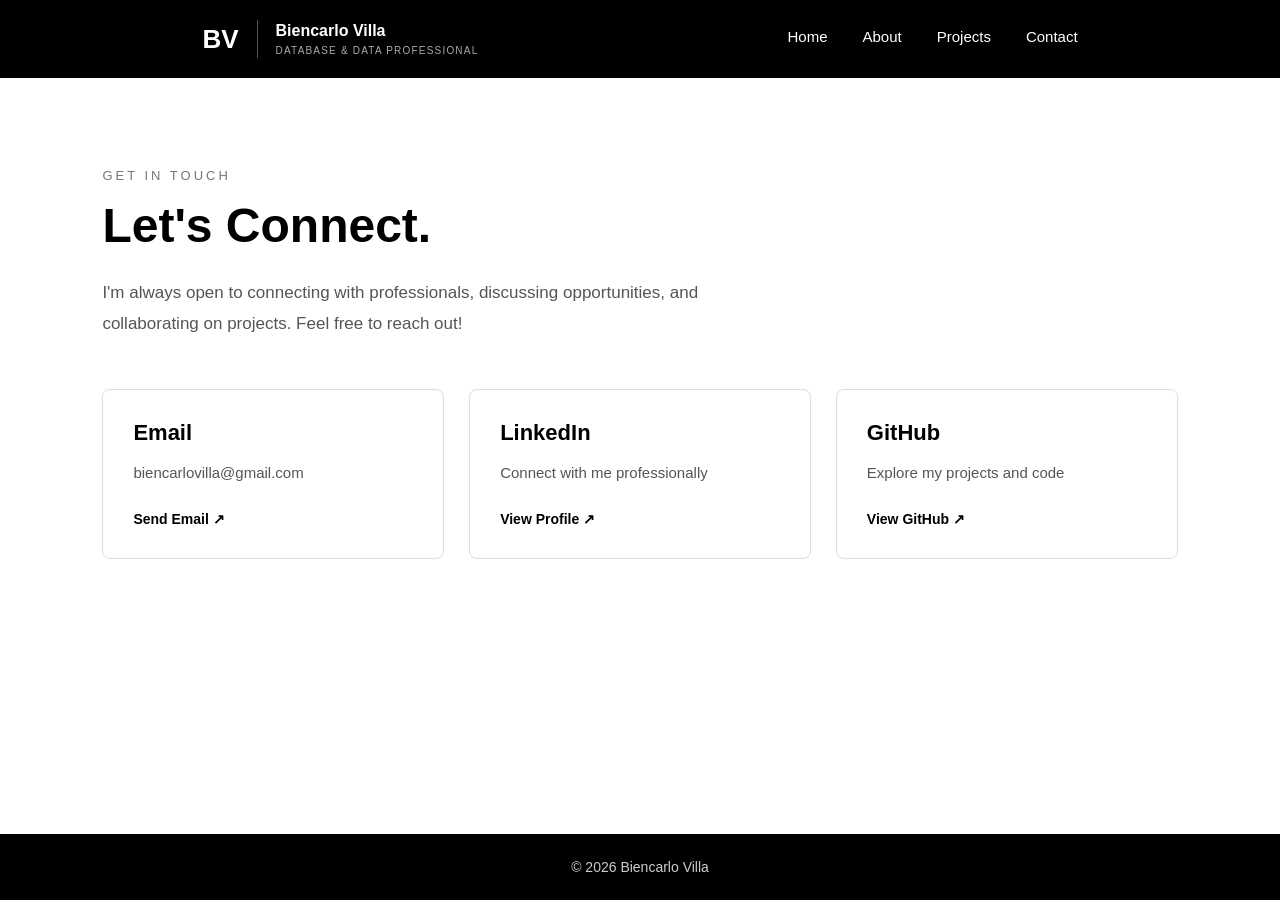
<file: contact.html>
<!DOCTYPE html>
<html lang="en">
<head>
    <meta charset="UTF-8">
    <meta name="viewport" content="width=device-width, initial-scale=1.0">
    <title>Contact | Biencarlo Villa</title>
    <link rel="stylesheet" href="style.css">
</head>
<body>

    <!-- Navigation -->
    <header>
        <nav>
            <div class="nav-brand">
                <a href="index.html" class="logo">BV</a>

                <div class="brand-divider"></div>

                <div class="brand-info">
                    <span class="brand-name">Biencarlo Villa</span>
                    <span class="brand-title">DATABASE & DATA PROFESSIONAL</span>
                </div>
            </div>

            <div class="nav-links">
                <a href="index.html">Home</a>
                <a href="about.html">About</a>
                <a href="projects.html">Projects</a>
                <a href="contact.html">Contact</a>
            </div>
        </nav>
    </header>

    <main>
        <!-- Contact Section -->
        <section class="contact-page">
            <div class="contact-container">

                <p class="contact-label">GET IN TOUCH</p>

                <h1>Let's Connect.</h1>

                <p class="contact-description">
                    I'm always open to connecting with professionals,
                    discussing opportunities, and collaborating on
                    projects. Feel free to reach out!
                </p>

                <div class="contact-links">

                    <!-- Email -->
                    <a href="mailto:biencarlovilla@gmail.com"
                       class="contact-card">
                        <h2>Email</h2>
                        <p>biencarlovilla@gmail.com</p>
                        <span>Send Email ↗</span>
                    </a>

                    <!-- LinkedIn -->
                    <a href="#"
                       class="contact-card">
                        <h2>LinkedIn</h2>
                        <p>Connect with me professionally</p>
                        <span>View Profile ↗</span>
                    </a>

                    <!-- GitHub -->
                    <a href="#"
                       class="contact-card">
                        <h2>GitHub</h2>
                        <p>Explore my projects and code</p>
                        <span>View GitHub ↗</span>
                    </a>

                </div>
            </div>
        </section>
    </main>

    <!-- Footer -->
    <footer>
        <p>&copy; <span id="current-year"></span> Biencarlo Villa</p>
    </footer>

    <script src="script.js"></script>
</body>
</html>
</file>
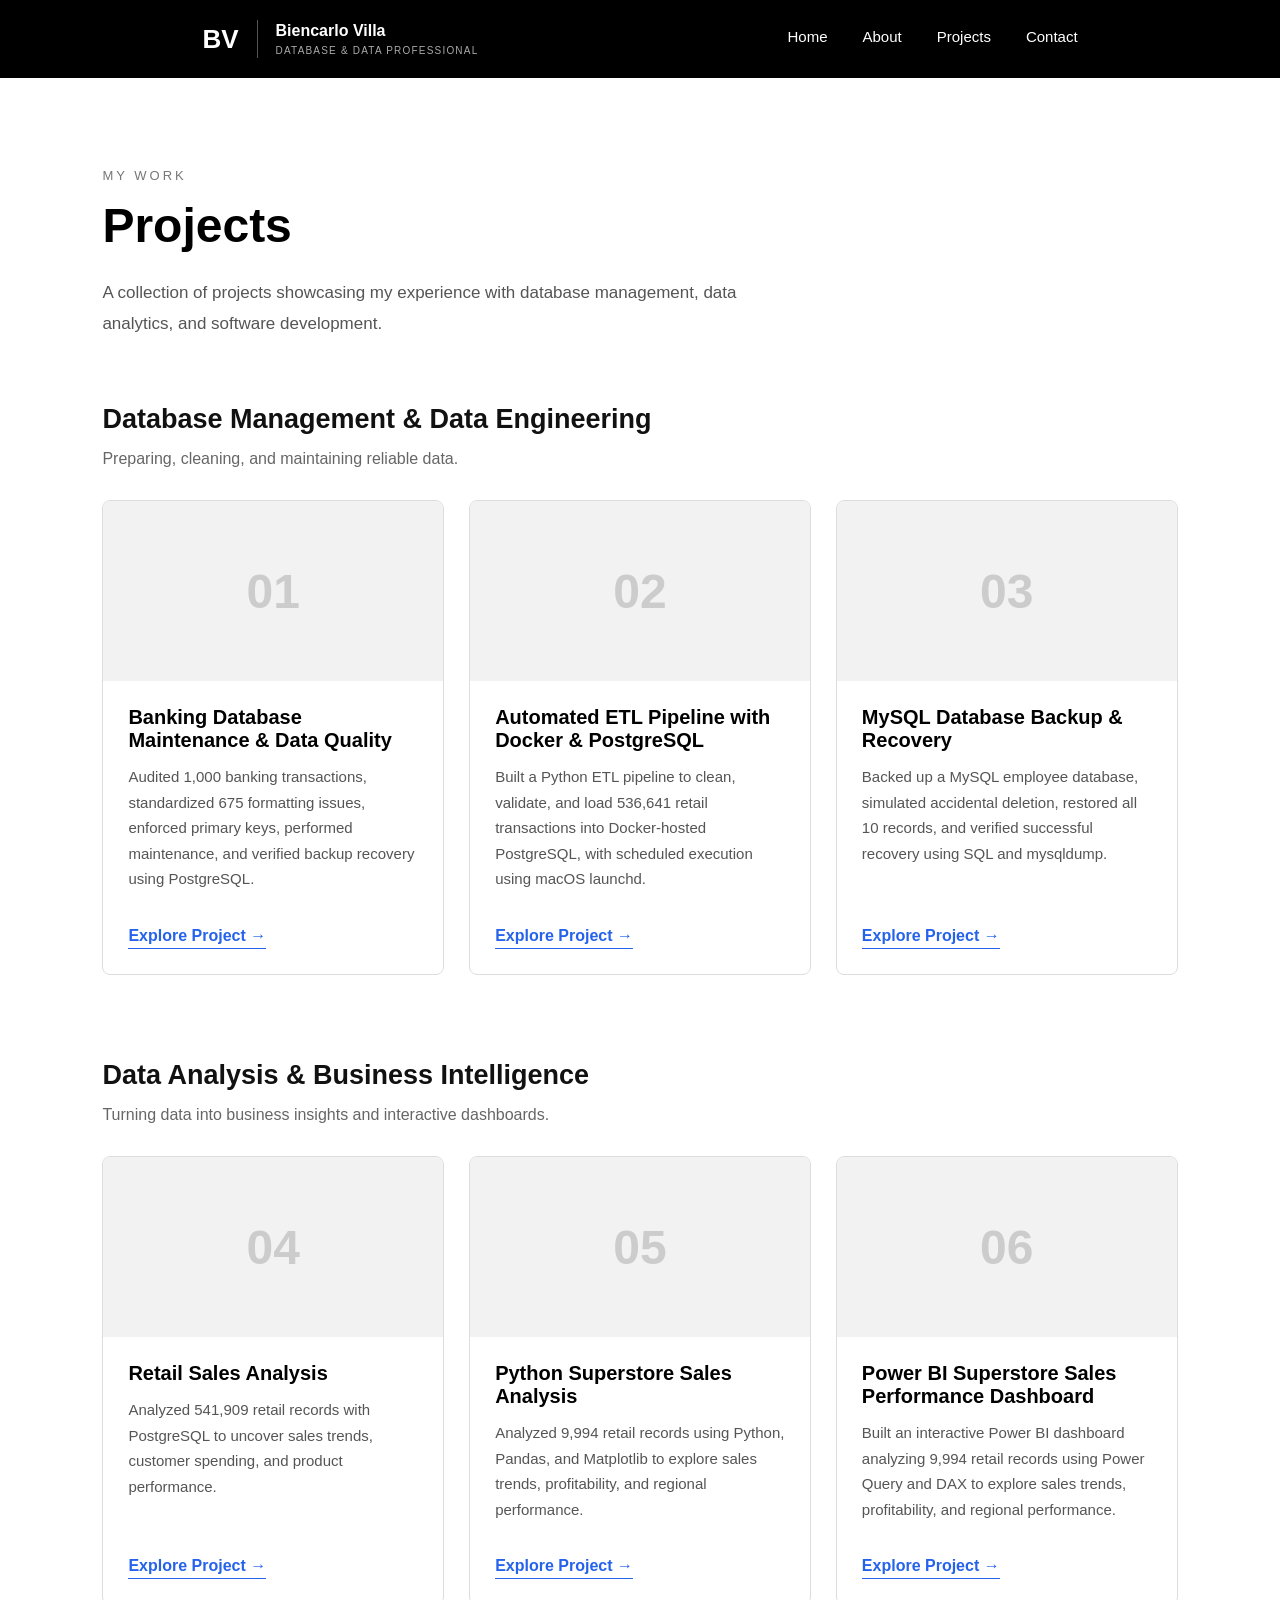
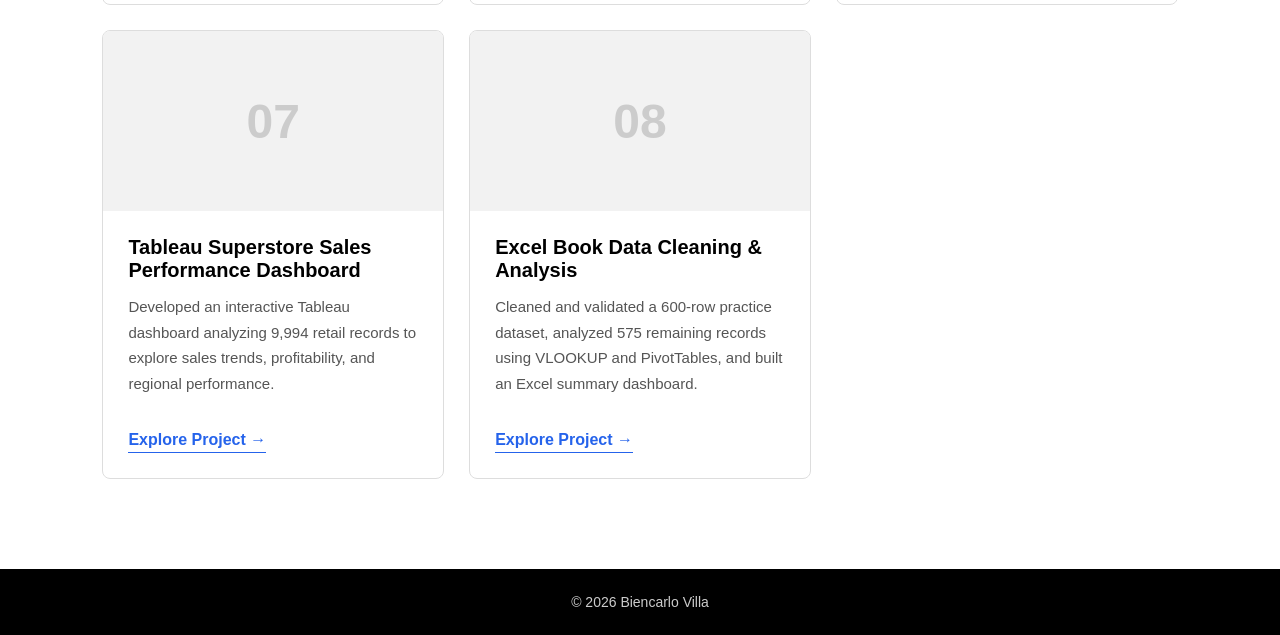
<file: projects.html>
<!DOCTYPE html>
<html lang="en">
<head>
    <meta charset="UTF-8">
    <meta name="viewport" content="width=device-width, initial-scale=1.0">
    <title>Projects | Biencarlo Villa</title>
    <link rel="stylesheet" href="style.css">
</head>
<body>

    <!-- Navigation -->
    <header>
        <nav>
            <div class="nav-brand">
                <a href="index.html" class="logo">BV</a>

                <div class="brand-divider"></div>

                <div class="brand-info">
                    <span class="brand-name">Biencarlo Villa</span>
                    <span class="brand-title">DATABASE & DATA PROFESSIONAL</span>
                </div>
            </div>

            <div class="nav-links">
                <a href="index.html">Home</a>
                <a href="about.html">About</a>
                <a href="projects.html">Projects</a>
                <a href="contact.html">Contact</a>
            </div>
        </nav>
    </header>

    <main>
        <!-- Projects Section -->
        <section class="projects-page">
            <div class="projects-container">

                <p class="projects-label">MY WORK</p>
                <h1>Projects</h1>

                <p class="projects-intro">
                    A collection of projects showcasing my experience
                    with database management, data analytics,
                    and software development.
                </p>

                <section class="project-category" aria-label="Database Management & Data Engineering">
                    <h2 class="project-category-title">Database Management & Data Engineering</h2>
                    <p class="project-category-description">Preparing, cleaning, and maintaining reliable data.</p>
                    <div class="projects-grid">
                        <article class="project-card">
                            <div class="project-placeholder">01</div>
                            <div class="project-info">
                                <h3>Banking Database Maintenance & Data Quality</h3>
                                <p>Audited 1,000 banking transactions, standardized 675 formatting issues, enforced primary keys, performed maintenance, and verified backup recovery using PostgreSQL.</p>
                                <a class="project-open" href="banking-database-maintenance.html">Explore Project →</a>
                            </div>
                        </article>
                        <article class="project-card">
                            <div class="project-placeholder">02</div>
                            <div class="project-info">
                                <h3>Automated ETL Pipeline with Docker &amp; PostgreSQL</h3>
                                <p>Built a Python ETL pipeline to clean, validate, and load 536,641 retail transactions into Docker-hosted PostgreSQL, with scheduled execution using macOS launchd.</p>
                                <a class="project-open" href="automated-etl-pipeline.html">Explore Project →</a>
                            </div>
                        </article>
                        <article class="project-card">
                            <div class="project-placeholder">03</div>
                            <div class="project-info">
                                <h3>MySQL Database Backup &amp; Recovery</h3>
                                <p>Backed up a MySQL employee database, simulated accidental deletion, restored all 10 records, and verified successful recovery using SQL and mysqldump.</p>
                                <a class="project-open" href="backup.html">Explore Project →</a>
                            </div>
                        </article>
                    </div>
                </section>

                <section class="project-category" aria-label="Data Analysis & Business Intelligence">
                    <h2 class="project-category-title">Data Analysis & Business Intelligence</h2>
                    <p class="project-category-description">Turning data into business insights and interactive dashboards.</p>
                    <div class="projects-grid">
                        <article class="project-card">
                            <div class="project-placeholder">04</div>
                            <div class="project-info">
                                <h3>Retail Sales Analysis</h3>
                                <p>Analyzed 541,909 retail records with PostgreSQL to uncover sales trends, customer spending, and product performance.</p>
                                <a class="project-open" href="retail-sales-analysis.html">Explore Project →</a>
                            </div>
                        </article>
                        <article class="project-card">
                            <div class="project-placeholder">05</div>
                            <div class="project-info">
                                <h3>Python Superstore Sales Analysis</h3>
                                <p>Analyzed 9,994 retail records using Python, Pandas, and Matplotlib to explore sales trends, profitability, and regional performance.</p>
                                <a class="project-open" href="python-superstore-analysis.html">Explore Project →</a>
                            </div>
                        </article>
                        <article class="project-card">
                            <div class="project-placeholder">06</div>
                            <div class="project-info">
                                <h3>Power BI Superstore Sales Performance Dashboard</h3>
                                <p>Built an interactive Power BI dashboard analyzing 9,994 retail records using Power Query and DAX to explore sales trends, profitability, and regional performance.</p>
                                <a class="project-open" href="superstore-sales-dashboard.html">Explore Project →</a>
                            </div>
                        </article>
                        <article class="project-card">
                            <div class="project-placeholder">07</div>
                            <div class="project-info">
                                <h3>Tableau Superstore Sales Performance Dashboard</h3>
                                <p>Developed an interactive Tableau dashboard analyzing 9,994 retail records to explore sales trends, profitability, and regional performance.</p>
                                <a class="project-open" href="tableau-superstore-analysis.html">Explore Project →</a>
                            </div>
                        </article>
                        <article class="project-card">
                            <div class="project-placeholder">08</div>
                            <div class="project-info">
                                <h3>Excel Book Data Cleaning &amp; Analysis</h3>
                                <p>Cleaned and validated a 600-row practice dataset, analyzed 575 remaining records using VLOOKUP and PivotTables, and built an Excel summary dashboard.</p>
                                <a class="project-open" href="excel-book-analysis.html">Explore Project →</a>
                            </div>
                        </article>
                    </div>
                </section>

            </div>
        </section>
    </main>

    <!-- Footer -->
    <footer>
        <p>&copy; <span id="current-year"></span> Biencarlo Villa</p>
    </footer>

    <script src="script.js"></script>
</body>
</html>
</file>
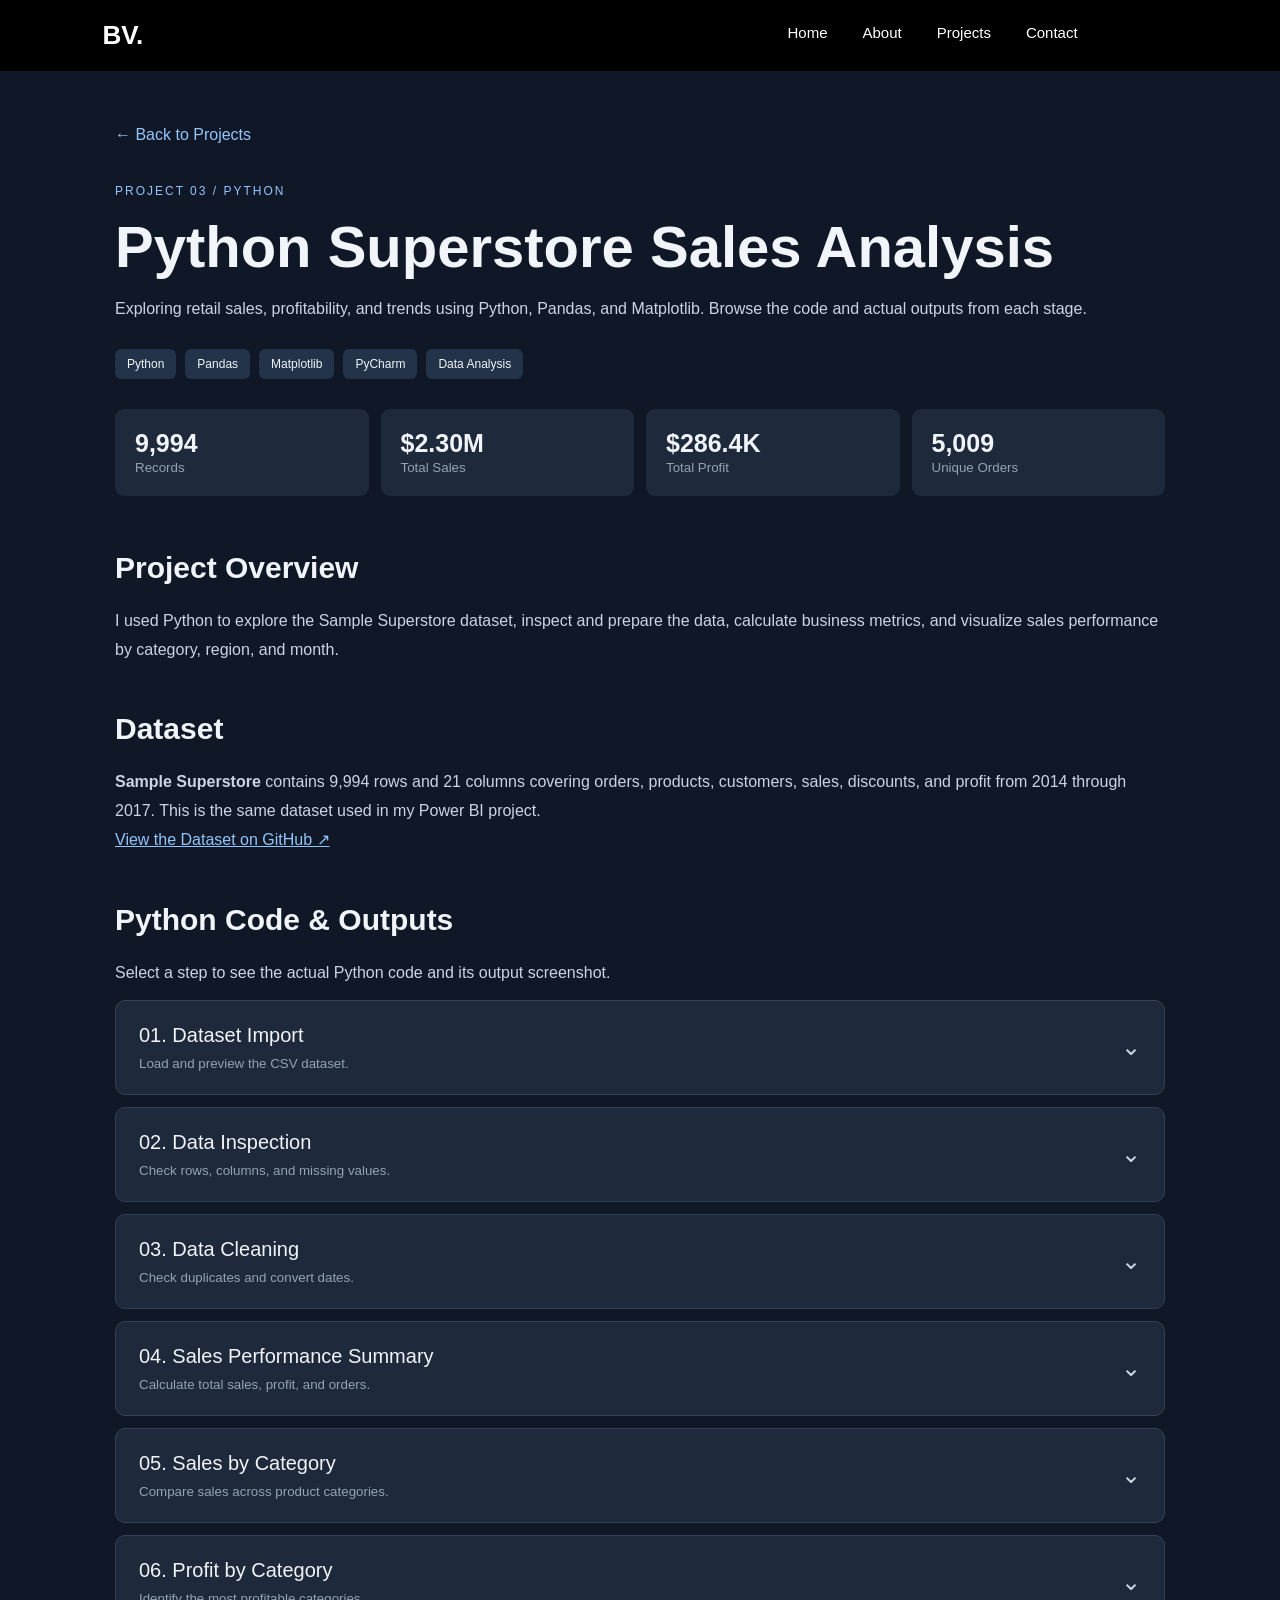
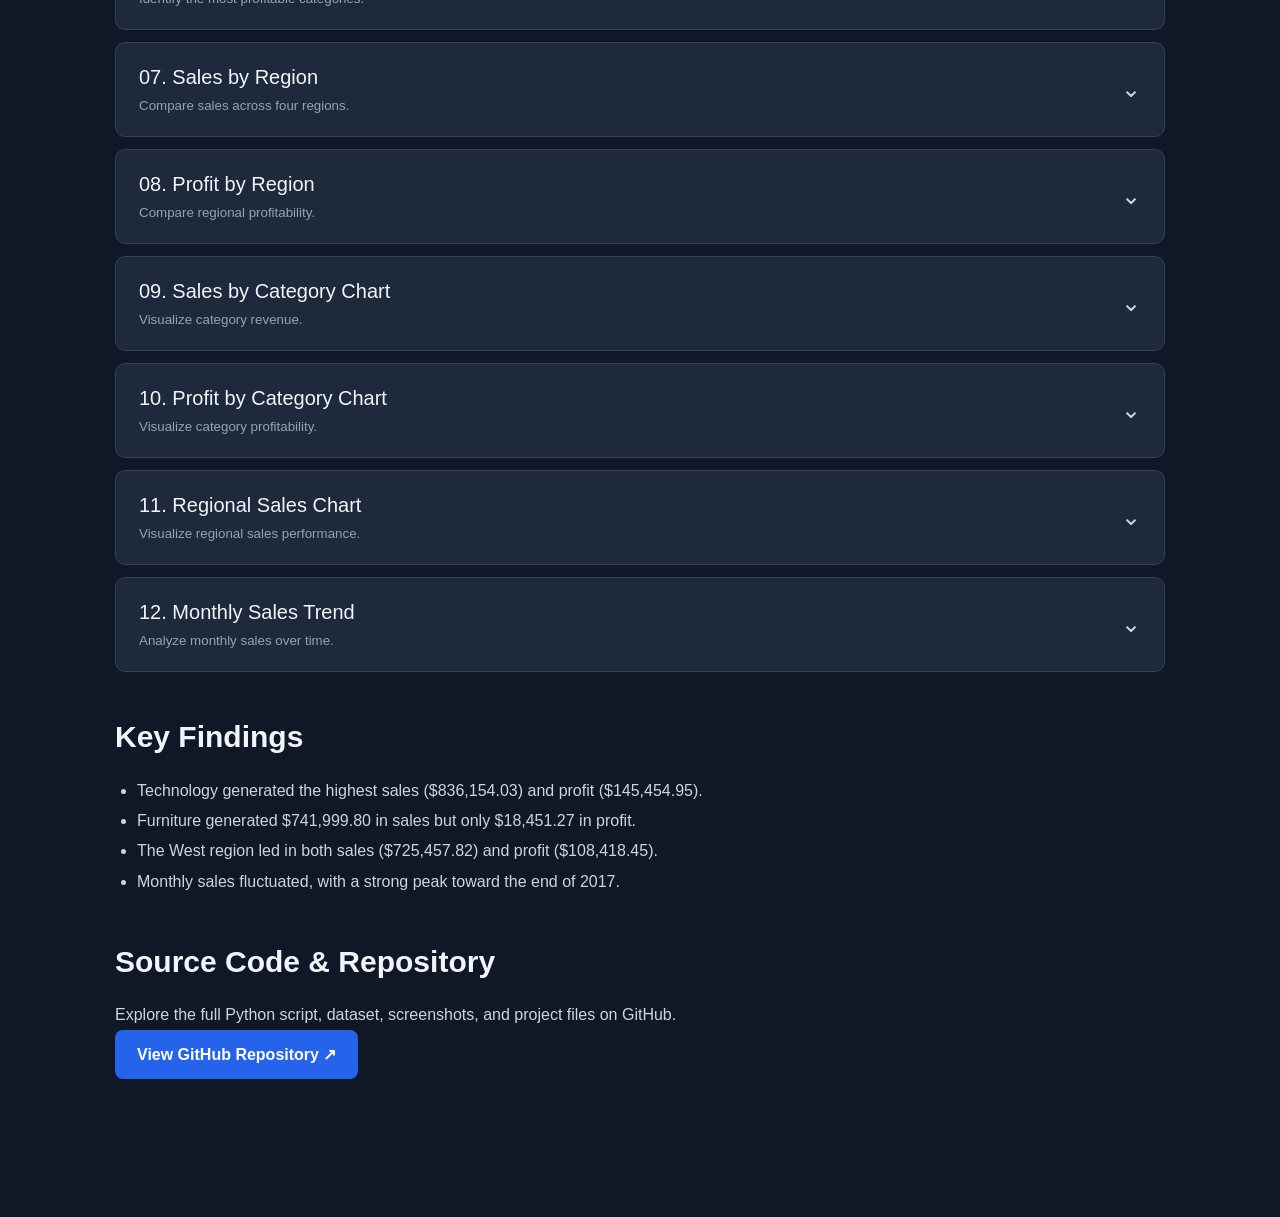
<file: python-superstore-analysis.html>
<!DOCTYPE html>
<html lang="en">
<head>
    <meta charset="UTF-8">
    <meta name="viewport" content="width=device-width, initial-scale=1.0">
    <title>Python Superstore Sales Analysis | Portfolio</title>
    <link rel="stylesheet" href="style.css">

    <style>
        .case-study {
            background: #101827;
            color: #f1f5f9;
            padding: 55px 7% 90px;
        }

        .case-container {
            max-width: 1050px;
            margin: auto;
        }

        .back-link {
            display: inline-block;
            color: #93c5fd;
            text-decoration: none;
            margin-bottom: 40px;
        }

        .case-eyebrow {
            color: #93c5fd;
            font-size: 12px;
            letter-spacing: 2px;
        }

        .case-study h1 {
            font-size: clamp(36px, 5vw, 58px);
            margin: 15px 0;
        }

        .case-lead,
        .case-section > p {
            color: #cbd5e1;
            line-height: 1.8;
        }

        .case-tags {
            display: flex;
            gap: 9px;
            flex-wrap: wrap;
            margin: 25px 0;
        }

        .case-tags span {
            background: #23334a;
            padding: 8px 12px;
            border-radius: 6px;
            font-size: 12px;
        }

        .case-metrics {
            display: grid;
            grid-template-columns: repeat(4, 1fr);
            gap: 12px;
            margin: 30px 0 55px;
        }

        .case-metrics div {
            background: #1e293b;
            padding: 20px;
            border-radius: 9px;
        }

        .case-metrics strong {
            display: block;
            font-size: 25px;
        }

        .case-metrics small {
            color: #94a3b8;
        }

        .case-section {
            margin: 48px 0;
        }

        .case-section h2 {
            font-size: 30px;
            margin-bottom: 22px;
        }

        .sql-accordion {
            border: 1px solid #334155;
            border-radius: 10px;
            margin: 12px 0;
            overflow: hidden;
            background: #1e293b;
        }

        .sql-accordion summary {
            cursor: pointer;
            display: flex;
            justify-content: space-between;
            align-items: center;
            padding: 23px;
            list-style: none;
        }

        .sql-accordion summary::-webkit-details-marker {
            display: none;
        }

        .sql-accordion summary strong {
            display: block;
            font-size: 20px;
            font-weight: 500;
        }

        .sql-accordion summary small {
            display: block;
            color: #94a3b8;
            margin-top: 9px;
        }

        .chevron {
            color: #cbd5e1;
            font-size: 24px;
        }

        .sql-accordion[open] .chevron {
            transform: rotate(180deg);
        }

        .sql-detail {
            background: #111b2b;
            border-top: 1px solid #334155;
            padding: 24px;
        }

        .code-heading {
            display: flex;
            justify-content: space-between;
            align-items: center;
            color: #94a3b8;
            margin-bottom: 12px;
        }

        .copy-sql {
            background: #26364c;
            color: #e2e8f0;
            border: 1px solid #475569;
            padding: 7px 12px;
            border-radius: 6px;
            cursor: pointer;
        }

        .sql-detail pre {
            background: #080f1d;
            padding: 20px;
            border-radius: 8px;
            overflow-x: auto;
            color: #bae6fd;
            font-size: 13px;
            line-height: 1.7;
        }

        .sql-detail h3 {
            color: #93c5fd;
            font-size: 14px;
            margin: 24px 0 12px;
        }

        .sql-detail p {
            color: #cbd5e1;
            line-height: 1.7;
        }

        .result-image {
            display: block;
            width: 100%;
            height: auto;
            border: 1px solid #334155;
            border-radius: 8px;
            margin-top: 12px;
        }

        .output-note {
            color: #94a3b8;
            font-size: 12px;
        }

        .case-section a:not(.github-case-link) {
            color: #93c5fd;
            overflow-wrap: anywhere;
        }

        .case-section ul {
            color: #cbd5e1;
            line-height: 1.9;
            padding-left: 22px;
        }

        .sql-accordion summary:hover {
            background: #26364c;
        }

        .github-case-link {
            display: inline-block;
            padding: 15px 22px;
            border-radius: 8px;
            background: #2563eb;
            color: white;
            text-decoration: none;
            font-weight: bold;
        }

        @media (max-width: 750px) {
            .case-metrics {
                grid-template-columns: repeat(2, 1fr);
            }

            .case-study {
                padding: 40px 6%;
            }
        }
    </style>
</head>

<body>
    <header>
        <nav>
            <a href="index.html" class="logo">BV.</a>
            <div class="nav-links">
                <a href="index.html">Home</a>
                <a href="about.html">About</a>
                <a href="projects.html">Projects</a>
                <a href="contact.html">Contact</a>
            </div>
        </nav>
    </header>

    <main class="case-study">
        <div class="case-container">

            <a class="back-link" href="projects.html">
                ← Back to Projects
            </a>

            <p class="case-eyebrow">PROJECT 03 / PYTHON</p>

            <h1>Python Superstore Sales Analysis</h1>

            <p class="case-lead">
                Exploring retail sales, profitability, and trends
                using Python, Pandas, and Matplotlib.
                Browse the code and actual outputs from each stage.
            </p>

            <div class="case-tags">
                <span>Python</span>
                <span>Pandas</span>
                <span>Matplotlib</span>
                <span>PyCharm</span>
                <span>Data Analysis</span>
            </div>

            <div class="case-metrics">
                <div>
                    <strong>9,994</strong>
                    <small>Records</small>
                </div>
                <div>
                    <strong>$2.30M</strong>
                    <small>Total Sales</small>
                </div>
                <div>
                    <strong>$286.4K</strong>
                    <small>Total Profit</small>
                </div>
                <div>
                    <strong>5,009</strong>
                    <small>Unique Orders</small>
                </div>
            </div>

            <section class="case-section">
                <h2>Project Overview</h2>
                <p>
                    I used Python to explore the Sample Superstore
                    dataset, inspect and prepare the data, calculate
                    business metrics, and visualize sales performance
                    by category, region, and month.
                </p>
            </section>

            <section class="case-section">
                <h2>Dataset</h2>
                <p>
                    <strong>Sample Superstore</strong> contains
                    9,994 rows and 21 columns covering orders,
                    products, customers, sales, discounts, and profit
                    from 2014 through 2017.
                    This is the same dataset used in my Power BI project.
                </p>

                <p>
                    <a href="https://github.com/biencarlovilla/python-superstore-sales-analysis/blob/main/data/Sample%20-%20Superstore.csv"
                       target="_blank"
                       rel="noopener noreferrer">
                        View the Dataset on GitHub ↗
                    </a>
                </p>
            </section>

            <section class="case-section">
                <h2>Python Code & Outputs</h2>
                <p>
                    Select a step to see the actual Python code
                    and its output screenshot.
                </p>

                <!-- 01: DATA IMPORT -->
                <details class="sql-accordion">
                    <summary>
                        <span>
                            <strong>01. Dataset Import</strong>
                            <small>Load and preview the CSV dataset.</small>
                        </span>
                        <span class="chevron">⌄</span>
                    </summary>

                    <div class="sql-detail">
                        <div class="code-heading">
                            <span>Python Code</span>
                            <button class="copy-sql" onclick="copyCode(this)">
                                Copy Code
                            </button>
                        </div>

<pre><code>import pandas as pd

# Load the Superstore dataset
df = pd.read_csv("data/Sample - Superstore.csv", encoding="cp1252")

# Display the first five rows
print("Superstore Dataset Preview:")
print(df.head())</code></pre>

                        <h3>Actual Output</h3>
                        <img class="result-image"
                             src="images/python/01-data-import.png"
                             alt="Dataset import output"
                             loading="lazy">
                    </div>
                </details>

                <!-- 02: DATA INSPECTION -->
                <details class="sql-accordion">
                    <summary>
                        <span>
                            <strong>02. Data Inspection</strong>
                            <small>Check rows, columns, and missing values.</small>
                        </span>
                        <span class="chevron">⌄</span>
                    </summary>

                    <div class="sql-detail">
                        <div class="code-heading">
                            <span>Python Code</span>
                            <button class="copy-sql" onclick="copyCode(this)">
                                Copy Code
                            </button>
                        </div>

<pre><code># Check dataset size
print("\nDataset Size:")
print(df.shape)

# Check column names
print("\nColumn Names:")
print(df.columns.tolist())

# Check missing values
print("\nMissing Values:")
print(df.isnull().sum())</code></pre>

                        <h3>Actual Output</h3>
                        <img class="result-image"
                             src="images/python/02-data-inspection.png"
                             alt="Data inspection output"
                             loading="lazy">
                    </div>
                </details>

                <!-- 03: DATA CLEANING -->
                <details class="sql-accordion">
                    <summary>
                        <span>
                            <strong>03. Data Cleaning</strong>
                            <small>Check duplicates and convert dates.</small>
                        </span>
                        <span class="chevron">⌄</span>
                    </summary>

                    <div class="sql-detail">
                        <div class="code-heading">
                            <span>Python Code</span>
                            <button class="copy-sql" onclick="copyCode(this)">
                                Copy Code
                            </button>
                        </div>

<pre><code># Check for duplicate rows
print("\nDuplicate Rows:")
print(df.duplicated().sum())

# Convert date columns
df["Order Date"] = pd.to_datetime(df["Order Date"], format="%m/%d/%Y")
df["Ship Date"] = pd.to_datetime(df["Ship Date"], format="%m/%d/%Y")

# Verify date formats
print("\nUpdated Date Types:")
print(df[["Order Date", "Ship Date"]].dtypes)</code></pre>

                        <h3>Actual Output</h3>
                        <img class="result-image"
                             src="images/python/03-data-cleaning.png"
                             alt="Data cleaning output"
                             loading="lazy">
                    </div>
                </details>

                <!-- 04: SALES SUMMARY -->
                <details class="sql-accordion">
                    <summary>
                        <span>
                            <strong>04. Sales Performance Summary</strong>
                            <small>Calculate total sales, profit, and orders.</small>
                        </span>
                        <span class="chevron">⌄</span>
                    </summary>

                    <div class="sql-detail">
                        <div class="code-heading">
                            <span>Python Code</span>
                            <button class="copy-sql" onclick="copyCode(this)">
                                Copy Code
                            </button>
                        </div>

<pre><code># Calculate key sales metrics
total_sales = df["Sales"].sum()
total_profit = df["Profit"].sum()
total_orders = df["Order ID"].nunique()

# Display sales summary
print("\nSales Performance Summary:")
print(f"Total Sales: ${total_sales:,.2f}")
print(f"Total Profit: ${total_profit:,.2f}")
print(f"Total Orders: {total_orders:,}")</code></pre>

                        <h3>Actual Output</h3>
                        <img class="result-image"
                             src="images/python/04-sales-summary.png"
                             alt="Sales performance output"
                             loading="lazy">
                    </div>
                </details>

                <!-- 05: SALES BY CATEGORY -->
                <details class="sql-accordion">
                    <summary>
                        <span>
                            <strong>05. Sales by Category</strong>
                            <small>Compare sales across product categories.</small>
                        </span>
                        <span class="chevron">⌄</span>
                    </summary>

                    <div class="sql-detail">
                        <div class="code-heading">
                            <span>Python Code</span>
                            <button class="copy-sql" onclick="copyCode(this)">
                                Copy Code
                            </button>
                        </div>

<pre><code># Calculate total sales by category
category_sales = df.groupby("Category")["Sales"].sum()

# Sort categories by highest sales
category_sales = category_sales.sort_values(ascending=False)

# Display results
print("\nSales by Category:")
print(category_sales.round(2))</code></pre>

                        <h3>Actual Output</h3>
                        <img class="result-image"
                             src="images/python/05-sales-by-category.png"
                             alt="Sales by category output"
                             loading="lazy">
                    </div>
                </details>

                <!-- 06: PROFIT BY CATEGORY -->
                <details class="sql-accordion">
                    <summary>
                        <span>
                            <strong>06. Profit by Category</strong>
                            <small>Identify the most profitable categories.</small>
                        </span>
                        <span class="chevron">⌄</span>
                    </summary>

                    <div class="sql-detail">
                        <div class="code-heading">
                            <span>Python Code</span>
                            <button class="copy-sql" onclick="copyCode(this)">
                                Copy Code
                            </button>
                        </div>

<pre><code># Calculate total profit by category
category_profit = df.groupby("Category")["Profit"].sum()

# Sort categories by highest profit
category_profit = category_profit.sort_values(ascending=False)

# Display results
print("\nProfit by Category:")
print(category_profit.round(2))</code></pre>

                        <h3>Actual Output</h3>
                        <img class="result-image"
                             src="images/python/06-profit-by-category.png"
                             alt="Profit by category output"
                             loading="lazy">
                    </div>
                </details>

                <!-- 07: SALES BY REGION -->
                <details class="sql-accordion">
                    <summary>
                        <span>
                            <strong>07. Sales by Region</strong>
                            <small>Compare sales across four regions.</small>
                        </span>
                        <span class="chevron">⌄</span>
                    </summary>

                    <div class="sql-detail">
                        <div class="code-heading">
                            <span>Python Code</span>
                            <button class="copy-sql" onclick="copyCode(this)">
                                Copy Code
                            </button>
                        </div>

<pre><code># Calculate total sales by region
regional_sales = df.groupby("Region")["Sales"].sum()

# Sort regions by highest sales
regional_sales = regional_sales.sort_values(ascending=False)

# Display results
print("\nSales by Region:")
print(regional_sales.round(2))</code></pre>

                        <h3>Actual Output</h3>
                        <img class="result-image"
                             src="images/python/07-sales-by-region.png"
                             alt="Regional sales output"
                             loading="lazy">
                    </div>
                </details>

                <!-- 08: PROFIT BY REGION -->
                <details class="sql-accordion">
                    <summary>
                        <span>
                            <strong>08. Profit by Region</strong>
                            <small>Compare regional profitability.</small>
                        </span>
                        <span class="chevron">⌄</span>
                    </summary>

                    <div class="sql-detail">
                        <div class="code-heading">
                            <span>Python Code</span>
                            <button class="copy-sql" onclick="copyCode(this)">
                                Copy Code
                            </button>
                        </div>

<pre><code># Calculate total profit by region
regional_profit = df.groupby("Region")["Profit"].sum()

# Sort regions by highest profit
regional_profit = regional_profit.sort_values(ascending=False)

# Display results
print("\nProfit by Region:")
print(regional_profit.round(2))</code></pre>

                        <h3>Actual Output</h3>
                        <img class="result-image"
                             src="images/python/08-profit-by-region.png"
                             alt="Regional profit output"
                             loading="lazy">
                    </div>
                </details>

                <!-- 09: CATEGORY SALES CHART -->
                <details class="sql-accordion">
                    <summary>
                        <span>
                            <strong>09. Sales by Category Chart</strong>
                            <small>Visualize category revenue.</small>
                        </span>
                        <span class="chevron">⌄</span>
                    </summary>

                    <div class="sql-detail">
                        <div class="code-heading">
                            <span>Python Code</span>
                            <button class="copy-sql" onclick="copyCode(this)">
                                Copy Code
                            </button>
                        </div>

<pre><code>import matplotlib.pyplot as plt

# Create sales by category chart
category_sales.plot(kind="bar")

# Add chart labels
plt.title("Total Sales by Category")
plt.xlabel("Product Category")
plt.ylabel("Total Sales ($)")

# Improve layout
plt.xticks(rotation=0)
plt.tight_layout()

# Display chart
plt.show()</code></pre>

                        <h3>Actual Output</h3>
                        <img class="result-image"
                             src="images/python/09-sales-category-chart.png"
                             alt="Sales by category chart"
                             loading="lazy">
                    </div>
                </details>

                <!-- 10: CATEGORY PROFIT CHART -->
                <details class="sql-accordion">
                    <summary>
                        <span>
                            <strong>10. Profit by Category Chart</strong>
                            <small>Visualize category profitability.</small>
                        </span>
                        <span class="chevron">⌄</span>
                    </summary>

                    <div class="sql-detail">
                        <div class="code-heading">
                            <span>Python Code</span>
                            <button class="copy-sql" onclick="copyCode(this)">
                                Copy Code
                            </button>
                        </div>

<pre><code># Create profit by category chart
category_profit.plot(kind="bar")

# Add chart labels
plt.title("Total Profit by Category")
plt.xlabel("Product Category")
plt.ylabel("Total Profit ($)")

# Improve layout
plt.xticks(rotation=0)
plt.tight_layout()

# Display chart
plt.show()</code></pre>

                        <h3>Actual Output</h3>
                        <img class="result-image"
                             src="images/python/10-profit-category-chart.png"
                             alt="Profit by category chart"
                             loading="lazy">
                    </div>
                </details>

                <!-- 11: REGIONAL SALES CHART -->
                <details class="sql-accordion">
                    <summary>
                        <span>
                            <strong>11. Regional Sales Chart</strong>
                            <small>Visualize regional sales performance.</small>
                        </span>
                        <span class="chevron">⌄</span>
                    </summary>

                    <div class="sql-detail">
                        <div class="code-heading">
                            <span>Python Code</span>
                            <button class="copy-sql" onclick="copyCode(this)">
                                Copy Code
                            </button>
                        </div>

<pre><code># Create regional sales chart
regional_sales.plot(kind="bar")

# Add chart labels
plt.title("Total Sales by Region")
plt.xlabel("Region")
plt.ylabel("Total Sales ($)")

# Improve layout
plt.xticks(rotation=0)
plt.tight_layout()

# Display chart
plt.show()</code></pre>

                        <h3>Actual Output</h3>
                        <img class="result-image"
                             src="images/python/11-regional-sales-chart.png"
                             alt="Regional sales chart"
                             loading="lazy">
                    </div>
                </details>

                <!-- 12: MONTHLY SALES TREND -->
                <details class="sql-accordion">
                    <summary>
                        <span>
                            <strong>12. Monthly Sales Trend</strong>
                            <small>Analyze monthly sales over time.</small>
                        </span>
                        <span class="chevron">⌄</span>
                    </summary>

                    <div class="sql-detail">
                        <div class="code-heading">
                            <span>Python Code</span>
                            <button class="copy-sql" onclick="copyCode(this)">
                                Copy Code
                            </button>
                        </div>

<pre><code># Calculate monthly sales
monthly_sales = df.groupby(
    df["Order Date"].dt.to_period("M")
)["Sales"].sum()

# Create monthly sales trend chart
monthly_sales.index = monthly_sales.index.to_timestamp()
monthly_sales.plot(kind="line", marker="o", figsize=(12, 5))

# Add chart labels
plt.title("Monthly Sales Trend")
plt.xlabel("Month")
plt.ylabel("Total Sales ($)")

# Improve layout
plt.grid(True)
plt.tight_layout()

# Display chart
plt.show()</code></pre>

                        <h3>Actual Output</h3>
                        <img class="result-image"
                             src="images/python/12-monthly-sales-trend.png"
                             alt="Monthly sales trend chart"
                             loading="lazy">
                    </div>
                </details>

            </section>

            <!-- KEY FINDINGS -->
            <section class="case-section">
                <h2>Key Findings</h2>

                <ul>
                    <li>
                        Technology generated the highest sales
                        ($836,154.03) and profit ($145,454.95).
                    </li>
                    <li>
                        Furniture generated $741,999.80 in sales
                        but only $18,451.27 in profit.
                    </li>
                    <li>
                        The West region led in both sales
                        ($725,457.82) and profit ($108,418.45).
                    </li>
                    <li>
                        Monthly sales fluctuated, with a strong
                        peak toward the end of 2017.
                    </li>
                </ul>
            </section>

            <!-- GITHUB -->
            <section class="case-section">
                <h2>Source Code & Repository</h2>

                <p>
                    Explore the full Python script, dataset,
                    screenshots, and project files on GitHub.
                </p>

                <a class="github-case-link"
                   href="https://github.com/biencarlovilla/python-superstore-sales-analysis"
                   target="_blank"
                   rel="noopener noreferrer">
                    View GitHub Repository ↗
                </a>
            </section>

        </div>
    </main>

    <script>
        function copyCode(button) {
            const code = button.closest(".sql-detail")
                               .querySelector("code").innerText;

            navigator.clipboard.writeText(code).then(() => {
                const originalText = button.textContent;
                button.textContent = "Copied!";

                setTimeout(() => {
                    button.textContent = originalText;
                }, 1500);
            }).catch(() => {
                button.textContent = "Select code to copy";
            });
        }
    </script>
</body>
</html>
</file>
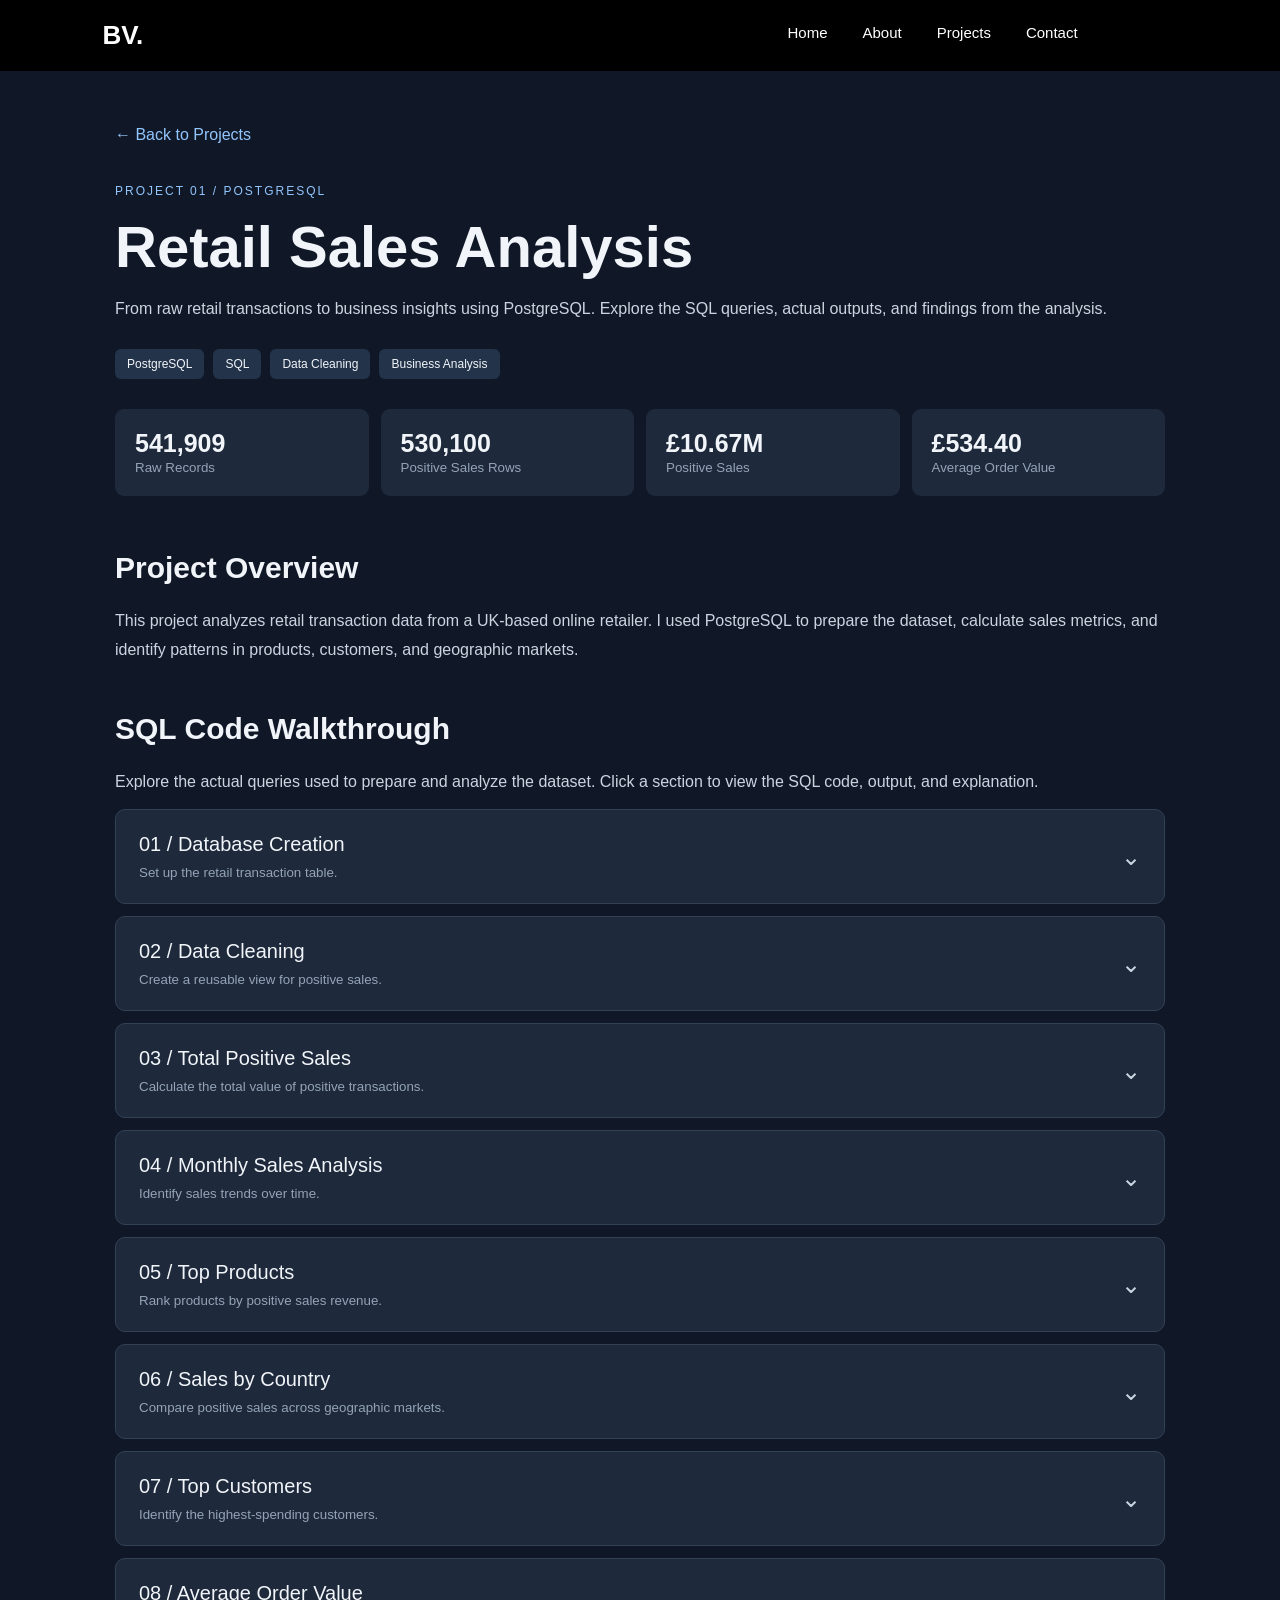
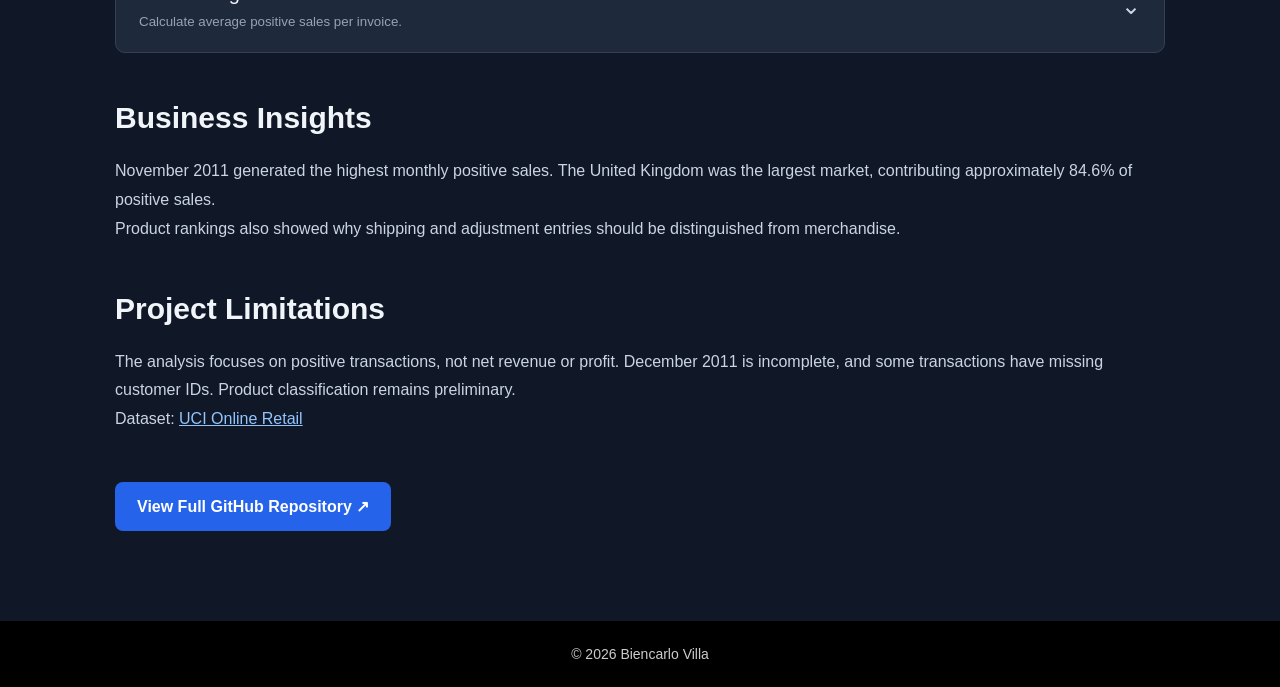
<file: retail-sales-analysis.html>
<!DOCTYPE html>
<html lang="en">
<head>
    <meta charset="UTF-8">
    <meta name="viewport" content="width=device-width, initial-scale=1.0">
    <title>Retail Sales Analysis | Biencarlo Villa</title>
    <link rel="stylesheet" href="style.css">
    <style>
        .case-study {
            background: #101827;
            color: #f1f5f9;
            padding: 55px 7% 90px;
        }

        .case-container {
            max-width: 1050px;
            margin: auto;
        }

        .back-link {
            display: inline-block;
            color: #93c5fd;
            text-decoration: none;
            margin-bottom: 40px;
        }

        .case-eyebrow {
            color: #93c5fd;
            font-size: 12px;
            letter-spacing: 2px;
        }

        .case-study h1 {
            font-size: clamp(36px, 5vw, 58px);
            margin: 15px 0;
        }

        .case-lead, .case-section > p {
            color: #cbd5e1;
            line-height: 1.8;
        }

        .case-tags {
            display: flex;
            gap: 9px;
            flex-wrap: wrap;
            margin: 25px 0;
        }

        .case-tags span {
            background: #23334a;
            padding: 8px 12px;
            border-radius: 6px;
            font-size: 12px;
        }

        .case-metrics {
            display: grid;
            grid-template-columns: repeat(4, 1fr);
            gap: 12px;
            margin: 30px 0 55px;
        }

        .case-metrics div {
            background: #1e293b;
            padding: 20px;
            border-radius: 9px;
        }

        .case-metrics strong {
            display: block;
            font-size: 25px;
        }

        .case-metrics small {
            color: #94a3b8;
        }

        .case-section {
            margin: 48px 0;
        }

        .case-section h2 {
            font-size: 30px;
            margin-bottom: 22px;
        }

        .sql-accordion {
            border: 1px solid #334155;
            border-radius: 10px;
            margin: 12px 0;
            overflow: hidden;
            background: #1e293b;
        }

        .sql-accordion summary {
            cursor: pointer;
            display: flex;
            justify-content: space-between;
            align-items: center;
            padding: 23px;
            list-style: none;
        }

        .sql-accordion summary::-webkit-details-marker {
            display: none;
        }

        .sql-accordion summary strong {
            display: block;
            font-size: 20px;
            font-weight: 500;
        }

        .sql-accordion summary small {
            display: block;
            color: #94a3b8;
            margin-top: 9px;
        }

        .chevron {
            color: #cbd5e1;
            font-size: 24px;
        }

        .sql-accordion[open] .chevron {
            transform: rotate(180deg);
        }

        .sql-detail {
            background: #111b2b;
            border-top: 1px solid #334155;
            padding: 24px;
        }

        .code-heading {
            display: flex;
            justify-content: space-between;
            align-items: center;
            color: #94a3b8;
            margin-bottom: 12px;
        }

        .copy-sql {
            background: #26364c;
            color: #e2e8f0;
            border: 1px solid #475569;
            padding: 7px 12px;
            border-radius: 6px;
            cursor: pointer;
        }

        .sql-detail pre {
            background: #080f1d;
            padding: 20px;
            border-radius: 8px;
            overflow-x: auto;
            color: #bae6fd;
            font-size: 13px;
            line-height: 1.7;
        }

        .sql-detail h3 {
            color: #93c5fd;
            font-size: 14px;
            margin: 24px 0 12px;
        }

        .output-scroll {
            overflow-x: auto;
        }

        .output-scroll table {
            width: 100%;
            border-collapse: collapse;
            font-size: 13px;
        }

        .output-scroll th,
        .output-scroll td {
            padding: 11px 14px;
            text-align: left;
            border-bottom: 1px solid #334155;
            white-space: nowrap;
        }

        .output-scroll th {
            color: #93c5fd;
        }

        .output-note {
            color: #94a3b8;
            font-size: 12px;
        }

        .sql-detail p {
            color: #cbd5e1;
            line-height: 1.7;
        }

        .github-case-link {
            display: inline-block;
            padding: 15px 22px;
            border-radius: 8px;
            background: #2563eb;
            color: white;
            text-decoration: none;
            font-weight: bold;
        }

        @media (max-width: 750px) {
            .case-metrics {
                grid-template-columns: repeat(2, 1fr);
            }

            .case-study {
                padding: 40px 6%;
            }
        }
    </style>
</head>

<body>
    <header>
        <nav>
            <a href="index.html" class="logo">BV.</a>
            <div class="nav-links">
                <a href="index.html">Home</a>
                <a href="about.html">About</a>
                <a href="projects.html">Projects</a>
                <a href="contact.html">Contact</a>
            </div>
        </nav>
    </header>

    <main class="case-study">
        <div class="case-container">

            <a href="projects.html" class="back-link">
                ← Back to Projects
            </a>

            <p class="case-eyebrow">PROJECT 01 / POSTGRESQL</p>

            <h1>Retail Sales Analysis</h1>

            <p class="case-lead">
                From raw retail transactions to business insights
                using PostgreSQL. Explore the SQL queries, actual
                outputs, and findings from the analysis.
            </p>

            <div class="case-tags">
                <span>PostgreSQL</span>
                <span>SQL</span>
                <span>Data Cleaning</span>
                <span>Business Analysis</span>
            </div>

            <div class="case-metrics">
                <div>
                    <strong>541,909</strong>
                    <small>Raw Records</small>
                </div>
                <div>
                    <strong>530,100</strong>
                    <small>Positive Sales Rows</small>
                </div>
                <div>
                    <strong>£10.67M</strong>
                    <small>Positive Sales</small>
                </div>
                <div>
                    <strong>£534.40</strong>
                    <small>Average Order Value</small>
                </div>
            </div>

            <section class="case-section">
                <h2>Project Overview</h2>
                <p>
                    This project analyzes retail transaction data
                    from a UK-based online retailer. I used PostgreSQL
                    to prepare the dataset, calculate sales metrics,
                    and identify patterns in products, customers,
                    and geographic markets.
                </p>
            </section>

            <section class="case-section">
                <h2>SQL Code Walkthrough</h2>
                <p>
                    Explore the actual queries used to prepare and
                    analyze the dataset. Click a section to view
                    the SQL code, output, and explanation.
                </p>

                <div id="sql-walkthrough"></div>
            </section>

            <section class="case-section">
                <h2>Business Insights</h2>
                <p>
                    November 2011 generated the highest monthly
                    positive sales. The United Kingdom was the
                    largest market, contributing approximately
                    84.6% of positive sales.
                </p>
                <p>
                    Product rankings also showed why shipping
                    and adjustment entries should be distinguished
                    from merchandise.
                </p>
            </section>

            <section class="case-section">
                <h2>Project Limitations</h2>
                <p>
                    The analysis focuses on positive transactions,
                    not net revenue or profit. December 2011 is
                    incomplete, and some transactions have missing
                    customer IDs. Product classification remains
                    preliminary.
                </p>
                <p>
                    Dataset:
                    <a href="https://archive.ics.uci.edu/dataset/352/online+retail"
                       target="_blank" rel="noopener noreferrer"
                       style="color:#93c5fd">
                        UCI Online Retail
                    </a>
                </p>
            </section>

            <a class="github-case-link"
               href="https://github.com/biencarlovilla/retail-sales-analysis"
               target="_blank" rel="noopener noreferrer">
                View Full GitHub Repository ↗
            </a>

        </div>
    </main>

    <footer>
        <p>&copy; <span id="current-year"></span> Biencarlo Villa</p>
    </footer>

    <script src="script.js"></script>
    <script src="project1.js"></script>
</body>
</html>
</file>
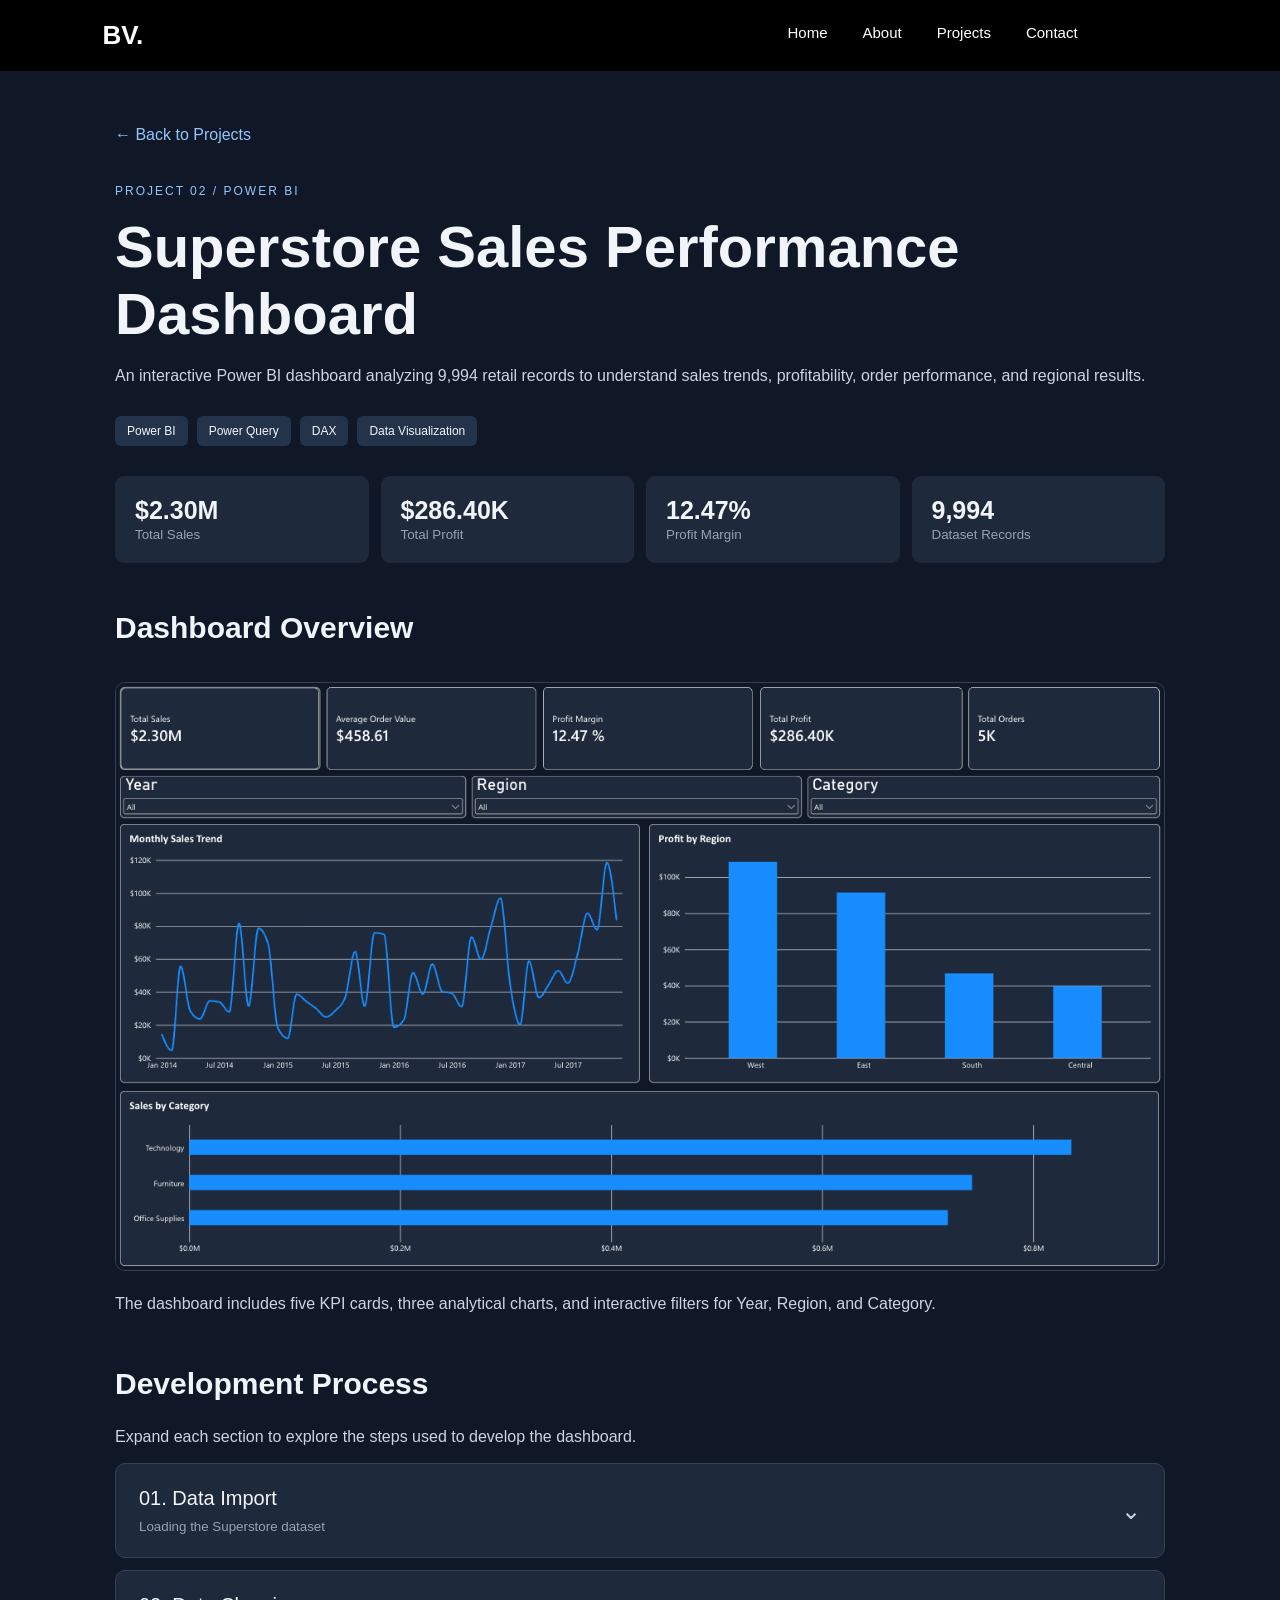
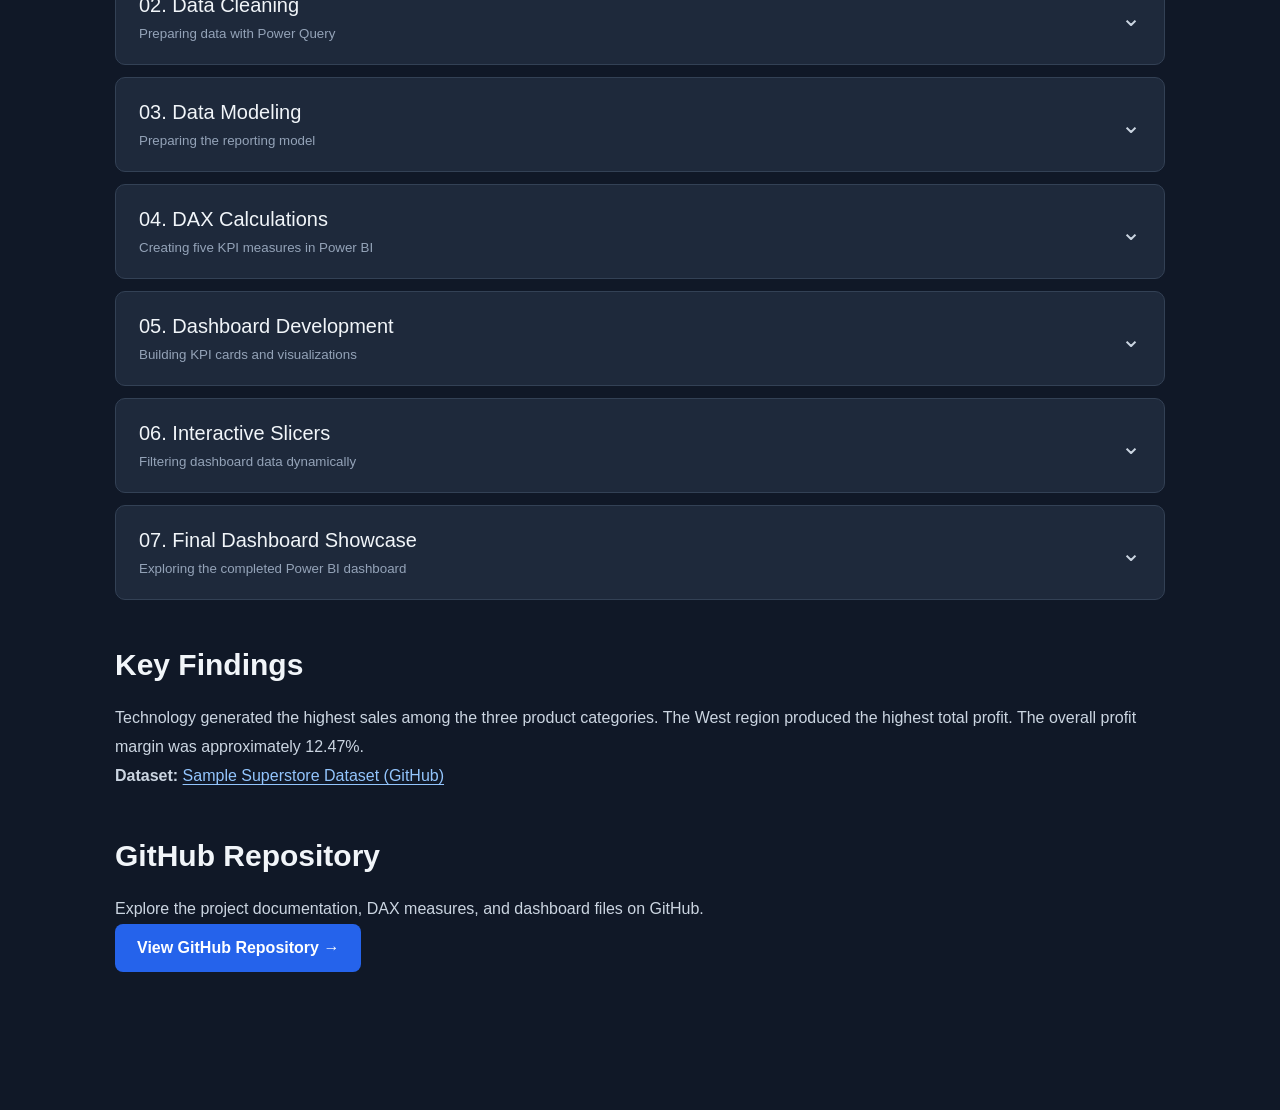
<file: superstore-sales-dashboard.html>
<!DOCTYPE html>
<html lang="en">
<head>
    <meta charset="UTF-8">
    <meta name="viewport" content="width=device-width, initial-scale=1.0">
    <title>Superstore Sales Dashboard | Portfolio</title>
    <link rel="stylesheet" href="style.css">

    <style>
        .case-study {
            background: #101827;
            color: #f1f5f9;
            padding: 55px 7% 90px;
            min-height: 100vh;
        }

        .case-container {
            max-width: 1050px;
            margin: auto;
        }

        .back-link {
            display: inline-block;
            color: #93c5fd;
            text-decoration: none;
            margin-bottom: 40px;
        }

        .case-eyebrow {
            color: #93c5fd;
            font-size: 12px;
            letter-spacing: 2px;
        }

        .case-study h1 {
            font-size: clamp(36px, 5vw, 58px);
            margin: 15px 0;
        }

        .case-lead, .case-section p {
            color: #cbd5e1;
            line-height: 1.8;
        }

        .case-tags {
            display: flex;
            gap: 9px;
            flex-wrap: wrap;
            margin: 25px 0;
        }

        .case-tags span {
            background: #23334a;
            padding: 8px 12px;
            border-radius: 6px;
            font-size: 12px;
        }

        .case-metrics {
            display: grid;
            grid-template-columns: repeat(4, 1fr);
            gap: 12px;
            margin: 30px 0 45px;
        }

        .case-metrics div {
            background: #1e293b;
            padding: 20px;
            border-radius: 9px;
        }

        .case-metrics strong {
            display: block;
            font-size: 25px;
        }

        .case-metrics small {
            color: #94a3b8;
        }

        .dashboard-preview {
            width: 100%;
            border: 1px solid #334155;
            border-radius: 10px;
            margin: 15px 0;
        }

        .case-section {
            margin: 48px 0;
        }

        .case-section h2 {
            font-size: 30px;
            margin-bottom: 22px;
        }

        .sql-accordion {
            border: 1px solid #334155;
            border-radius: 10px;
            margin: 12px 0;
            overflow: hidden;
            background: #1e293b;
        }

        .sql-accordion summary {
            cursor: pointer;
            display: flex;
            justify-content: space-between;
            align-items: center;
            padding: 23px;
            list-style: none;
        }

        .sql-accordion summary::-webkit-details-marker {
            display: none;
        }

        .sql-accordion summary strong {
            display: block;
            font-size: 20px;
            font-weight: 500;
        }

        .sql-accordion summary small {
            display: block;
            color: #94a3b8;
            margin-top: 9px;
        }

        .chevron {
            color: #cbd5e1;
            font-size: 24px;
        }

        .sql-accordion[open] .chevron {
            transform: rotate(180deg);
        }

        .sql-detail {
            background: #111b2b;
            border-top: 1px solid #334155;
            padding: 24px;
        }

        .sql-detail p {
            color: #cbd5e1;
            line-height: 1.7;
        }

        .sql-detail video {
            display: block;
            width: 100%;
            margin-top: 18px;
            border-radius: 8px;
            background: #080f1d;
        }

        .github-case-link {
            display: inline-block;
            padding: 15px 22px;
            border-radius: 8px;
            background: #2563eb;
            color: white;
            text-decoration: none;
            font-weight: bold;
        }

        @media (max-width: 750px) {
            .case-metrics {
                grid-template-columns: repeat(2, 1fr);
            }
            .case-study {
                padding: 40px 6%;
            }
        }


        /* Match Project 1 dataset link */
        .dataset-link {
            color: #93c5fd;
            text-decoration: underline;
            text-underline-offset: 3px;
        }

        .dataset-link:hover {
            color: #bfdbfe;
        }

    </style>
</head>

<body>
    <header>
        <nav>
            <a href="index.html" class="logo">BV.</a>
            <div class="nav-links">
                <a href="index.html">Home</a>
                <a href="about.html">About</a>
                <a href="projects.html">Projects</a>
                <a href="contact.html">Contact</a>
            </div>
        </nav>
    </header>

    <main class="case-study">
        <div class="case-container">

            <a href="projects.html" class="back-link">
                ← Back to Projects
            </a>

            <div class="case-eyebrow">PROJECT 02 / POWER BI</div>

            <h1>Superstore Sales Performance Dashboard</h1>

            <p class="case-lead">
                An interactive Power BI dashboard analyzing
                9,994 retail records to understand sales trends,
                profitability, order performance, and regional results.
            </p>

            <div class="case-tags">
                <span>Power BI</span>
                <span>Power Query</span>
                <span>DAX</span>
                <span>Data Visualization</span>
            </div>

            <div class="case-metrics">
                <div>
                    <strong>$2.30M</strong>
                    <small>Total Sales</small>
                </div>
                <div>
                    <strong>$286.40K</strong>
                    <small>Total Profit</small>
                </div>
                <div>
                    <strong>12.47%</strong>
                    <small>Profit Margin</small>
                </div>
                <div>
                    <strong>9,994</strong>
                    <small>Dataset Records</small>
                </div>
            </div>

            <section class="case-section">
                <h2>Dashboard Overview</h2>
                <img
                    src="images/dashboard-overview.png"
                    alt="Superstore Power BI Sales Dashboard"
                    class="dashboard-preview"
                >
                <p>
                    The dashboard includes five KPI cards, three analytical
                    charts, and interactive filters for Year, Region,
                    and Category.
                </p>
            </section>

            <section class="case-section">
                <h2>Development Process</h2>
                <p>
                    Expand each section to explore the steps used
                    to develop the dashboard.
                </p>

                <details class="sql-accordion">
                    <summary>
                        <div>
                            <strong>01. Data Import</strong>
                            <small>Loading the Superstore dataset</small>
                        </div>
                        <span class="chevron">⌄</span>
                    </summary>
                    <div class="sql-detail">
                        <p>Imported the Superstore CSV dataset into Power BI.</p>
                        <video controls preload="metadata">
                            <source src="videos/01-data-import.mp4" type="video/mp4">
                            Your browser does not support video playback.
                        </video>
                    </div>
                </details>

                <details class="sql-accordion">
                    <summary>
                        <div>
                            <strong>02. Data Cleaning</strong>
                            <small>Preparing data with Power Query</small>
                        </div>
                        <span class="chevron">⌄</span>
                    </summary>
                    <div class="sql-detail">
                        <p>
                            Used Power Query to review the dataset,
                            correct column data types, fix text encoding,
                            and check for duplicate records.
                            Verified that all 9,994 records were retained.
                        </p>
                        <video controls preload="metadata">
                            <source src="videos/02-data-cleaning.mp4" type="video/mp4">
                        </video>
                    </div>
                </details>

                <details class="sql-accordion">
                    <summary>
                        <div>
                            <strong>03. Data Modeling</strong>
                            <small>Preparing the reporting model</small>
                        </div>
                        <span class="chevron">⌄</span>
                    </summary>
                    <div class="sql-detail">
                        <p>
                            Created and reviewed the Power BI semantic model
                            using the cleaned Superstore dataset.
                            Verified the available fields and prepared
                            the model for DAX calculations and reporting.
                        </p>
                        <video controls preload="metadata">
                            <source src="videos/03-data-modeling.mp4" type="video/mp4">
                        </video>
                    </div>
                </details>

                
                <details class="sql-accordion">
                    <summary>
                        <div>
                            <strong>04. DAX Calculations</strong>
                            <small>Creating five KPI measures in Power BI</small>
                        </div>
                        <span class="chevron">⌄</span>
                    </summary>

                    <div class="sql-detail">
                        <p>
                            Created five DAX measures to analyze sales,
                            profitability, and order performance.
                            These calculations update automatically
                            when dashboard filters are applied.
                        </p>

                        <video controls preload="metadata">
                            <source
                                src="videos/04-dax-calculations.mp4"
                                type="video/mp4"
                            >
                            Your browser does not support video playback.
                        </video>

                        <h3>DAX Measures</h3>

                        <h4>1. Total Sales</h4>
                        <pre><code>Total Sales = SUM('Sample - Superstore 3'[Sales])</code></pre>

                        <h4>2. Total Profit</h4>
                        <pre><code>Total Profit = SUM('Sample - Superstore 3'[Profit])</code></pre>

                        <h4>3. Total Orders</h4>
                        <pre><code>Total Orders = DISTINCTCOUNT('Sample - Superstore 3'[Order ID])</code></pre>

                        <h4>4. Profit Margin</h4>
                        <pre><code>Profit Margin = DIVIDE([Total Profit], [Total Sales], 0)</code></pre>

                        <h4>5. Average Order Value</h4>
                        <pre><code>Average Order Value = DIVIDE([Total Sales], [Total Orders], 0)</code></pre>
                    </div>
                </details>


                
                <details class="sql-accordion">
                    <summary>
                        <div>
                            <strong>05. Dashboard Development</strong>
                            <small>Building KPI cards and visualizations</small>
                        </div>
                        <span class="chevron">⌄</span>
                    </summary>

                    <div class="sql-detail">
                        <p>
                            Built an interactive Power BI dashboard
                            using KPI cards and charts to visualize
                            sales performance, profitability, and
                            business trends.
                        </p>

                        <h3>1. KPI Cards - Part 1</h3>
                        <p>
                            Started creating KPI cards to display
                            key sales and profit metrics.
                        </p>
                        <video controls preload="metadata">
                            <source src="videos/05-kpi-cards-part1.mp4"
                                    type="video/mp4">
                        </video>

                        <h3>2. KPI Cards - Part 2</h3>
                        <p>
                            Completed the five KPI cards, including
                            Total Sales, Total Profit, Total Orders,
                            Profit Margin, and Average Order Value.
                        </p>
                        <video controls preload="metadata">
                            <source src="videos/05-kpi-cards-part2.mp4"
                                    type="video/mp4">
                        </video>

                        <h3>3. Monthly Sales Trend</h3>
                        <p>
                            Created a line chart to analyze how
                            sales changed over time.
                        </p>
                        <video controls preload="metadata">
                            <source src="videos/05-sales-trend-final.mp4"
                                    type="video/mp4">
                        </video>

                        <h3>4. Sales by Category</h3>
                        <p>
                            Created a bar chart to compare sales
                            across product categories.
                        </p>
                        <video controls preload="metadata">
                            <source src="videos/05-sales-by-category.mp4"
                                    type="video/mp4">
                        </video>

                        <h3>5. Profit by Region</h3>
                        <p>
                            Built a column chart to compare
                            profitability across regions.
                        </p>
                        <video controls preload="metadata">
                            <source src="videos/05-profit-by-region.mp4"
                                    type="video/mp4">
                        </video>

                        <h3>6. Dashboard Polishing</h3>
                        <p>
                            Refined the dashboard layout, spacing,
                            colors, and formatting to create a
                            consistent dark-themed design.
                        </p>
                        <video controls preload="metadata">
                            <source src="videos/05-dashboard-polishing-final.mp4"
                                    type="video/mp4">
                        </video>
                    </div>
                </details>

                
                <details class="sql-accordion">
                    <summary>
                        <div>
                            <strong>06. Interactive Slicers</strong>
                            <small>Filtering dashboard data dynamically</small>
                        </div>
                        <span class="chevron">⌄</span>
                    </summary>

                    <div class="sql-detail">
                        <p>
                            Added interactive slicers for Year, Region,
                            and Category. These filters allow users to
                            explore specific segments of the dataset
                            while automatically updating KPI cards
                            and visualizations.
                        </p>

                        <h3>1. Year Slicers</h3>
                        <p>
                            Created dropdown filters to analyze sales
                            and profit performance across different
                            years and geographic regions.
                        </p>

                        <video controls preload="metadata">
                            <source
                                src="videos/06-interactive-slicers-part1.mp4"
                                type="video/mp4">
                        </video>

                        <h3>2. Region and Category Slicer</h3>
                        <p>
                            Added region and category filter to compare
                            performance across Furniture,
                            Office Supplies, and Technology.
                        </p>

                        <video controls preload="metadata">
                            <source
                                src="videos/06-interactive-slicers-category.mp4"
                                type="video/mp4">
                        </video>
                    </div>
                </details>
                
                <details class="sql-accordion">
                    <summary>
                        <div>
                            <strong>07. Final Dashboard Showcase</strong>
                            <small>Exploring the completed Power BI dashboard</small>
                        </div>
                        <span class="chevron">⌄</span>
                    </summary>

                    <div class="sql-detail">
                        <p>
                            The completed dashboard brings together five
                            KPI cards, three visualizations, and interactive
                            filters to analyze 9,994 retail sales records.
                            It provides an overview of sales performance,
                            profitability, and business trends.
                        </p>

                        <h3>Completed Dashboard Demonstration</h3>
                        <p>
                            This recording demonstrates the final dashboard,
                            including its layout, key metrics, visualizations,
                            and interactive filtering capabilities.
                        </p>

                        <video controls preload="metadata">
                            <source
                                src="videos/07-final-dashboard-showcase.mp4"
                                type="video/mp4">
                            Your browser does not support video playback.
                        </video>
                    </div>
                </details>

            </section>

            <section class="case-section">
                <h2>Key Findings</h2>
                <p>
                    Technology generated the highest sales among the
                    three product categories. The West region produced
                    the highest total profit. The overall profit margin
                    was approximately 12.47%.
                </p>

                <p>
                    <strong>Dataset:</strong>
                    <a class="dataset-link"
                    href="https://github.com/Victory-Data/Superstore-Sales-Dataset"
                    target="_blank"
                    rel="noopener noreferrer">
                        Sample Superstore Dataset (GitHub)
                    </a>
                </p>

            </section>

            <section class="case-section">
                <h2>GitHub Repository</h2>
                <p>
                    Explore the project documentation, DAX measures,
                    and dashboard files on GitHub.
                </p>
                <a
                    class="github-case-link"
                    href="https://github.com/biencarlovilla/superstore-sales-dashboard"
                    target="_blank"
                    rel="noopener noreferrer"
                >
                    View GitHub Repository →
                </a>
            </section>

        </div>
    </main>
</body>
</html>
</file>
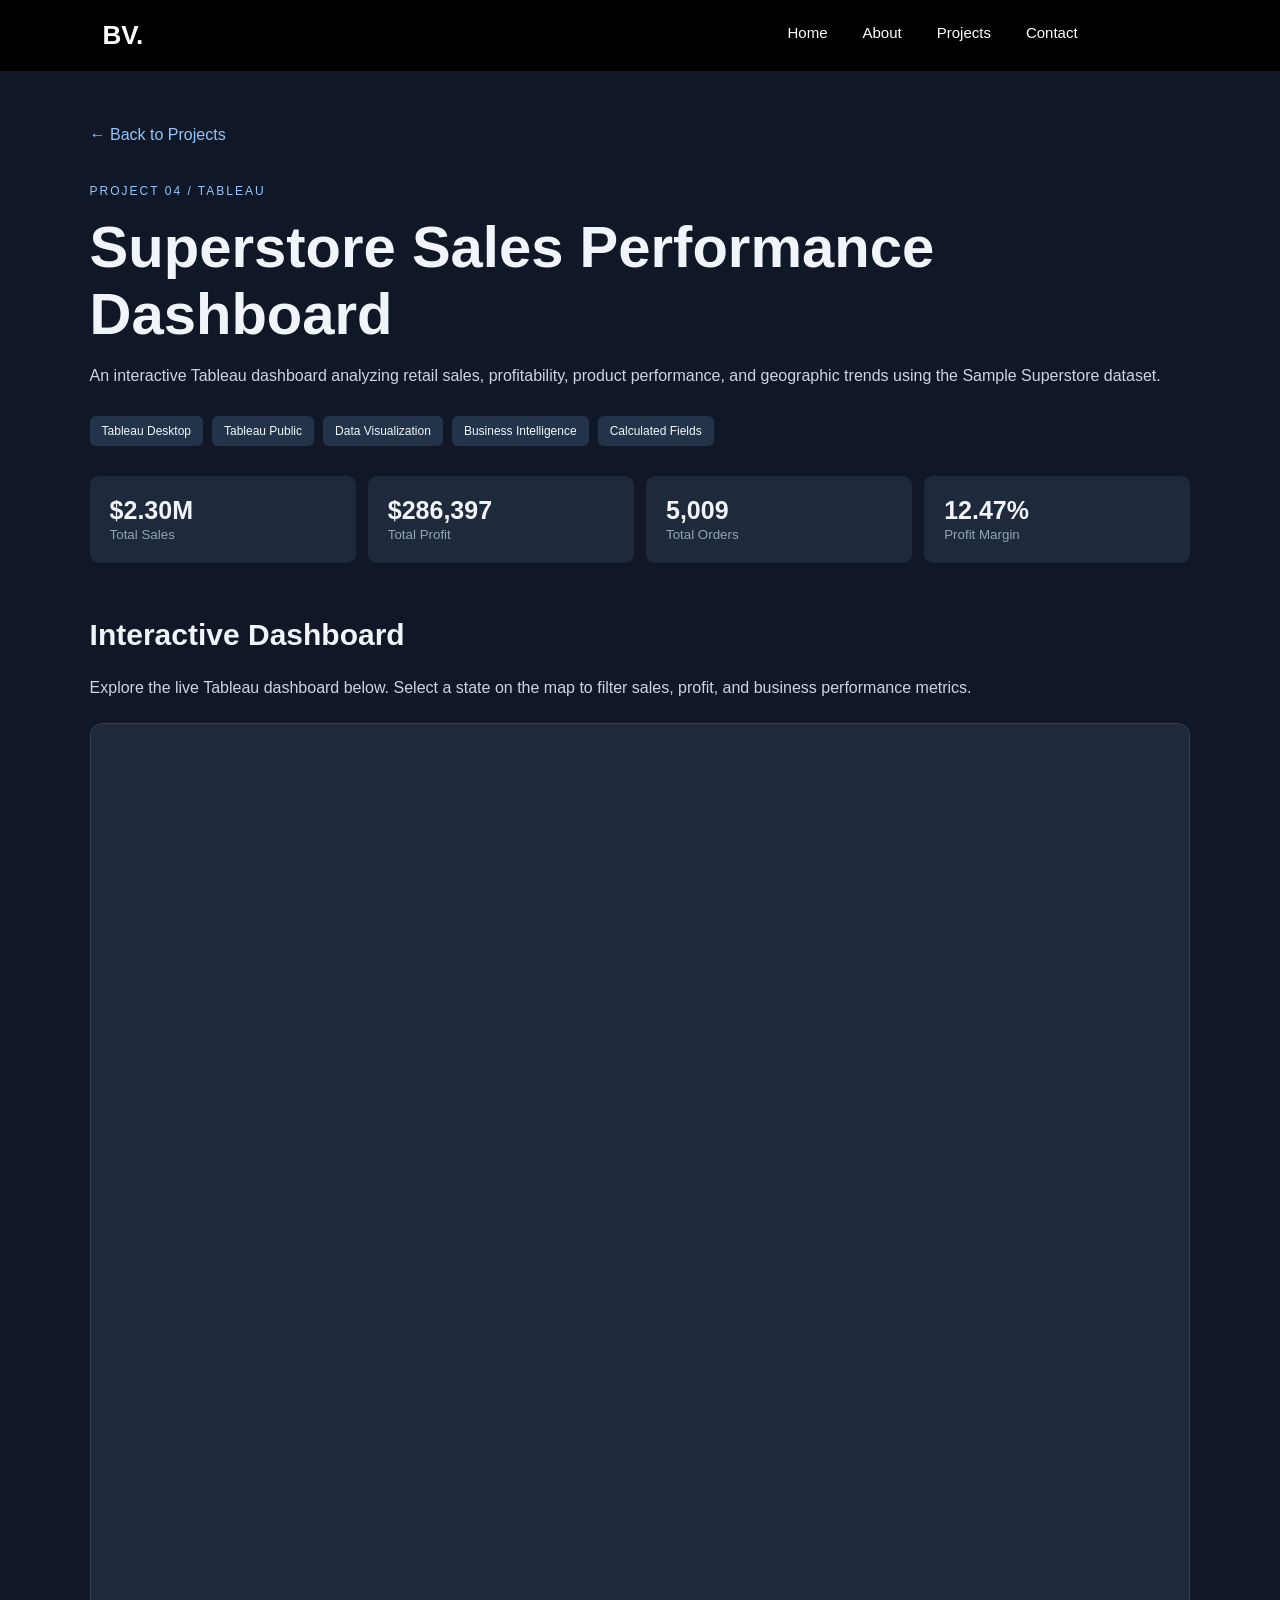
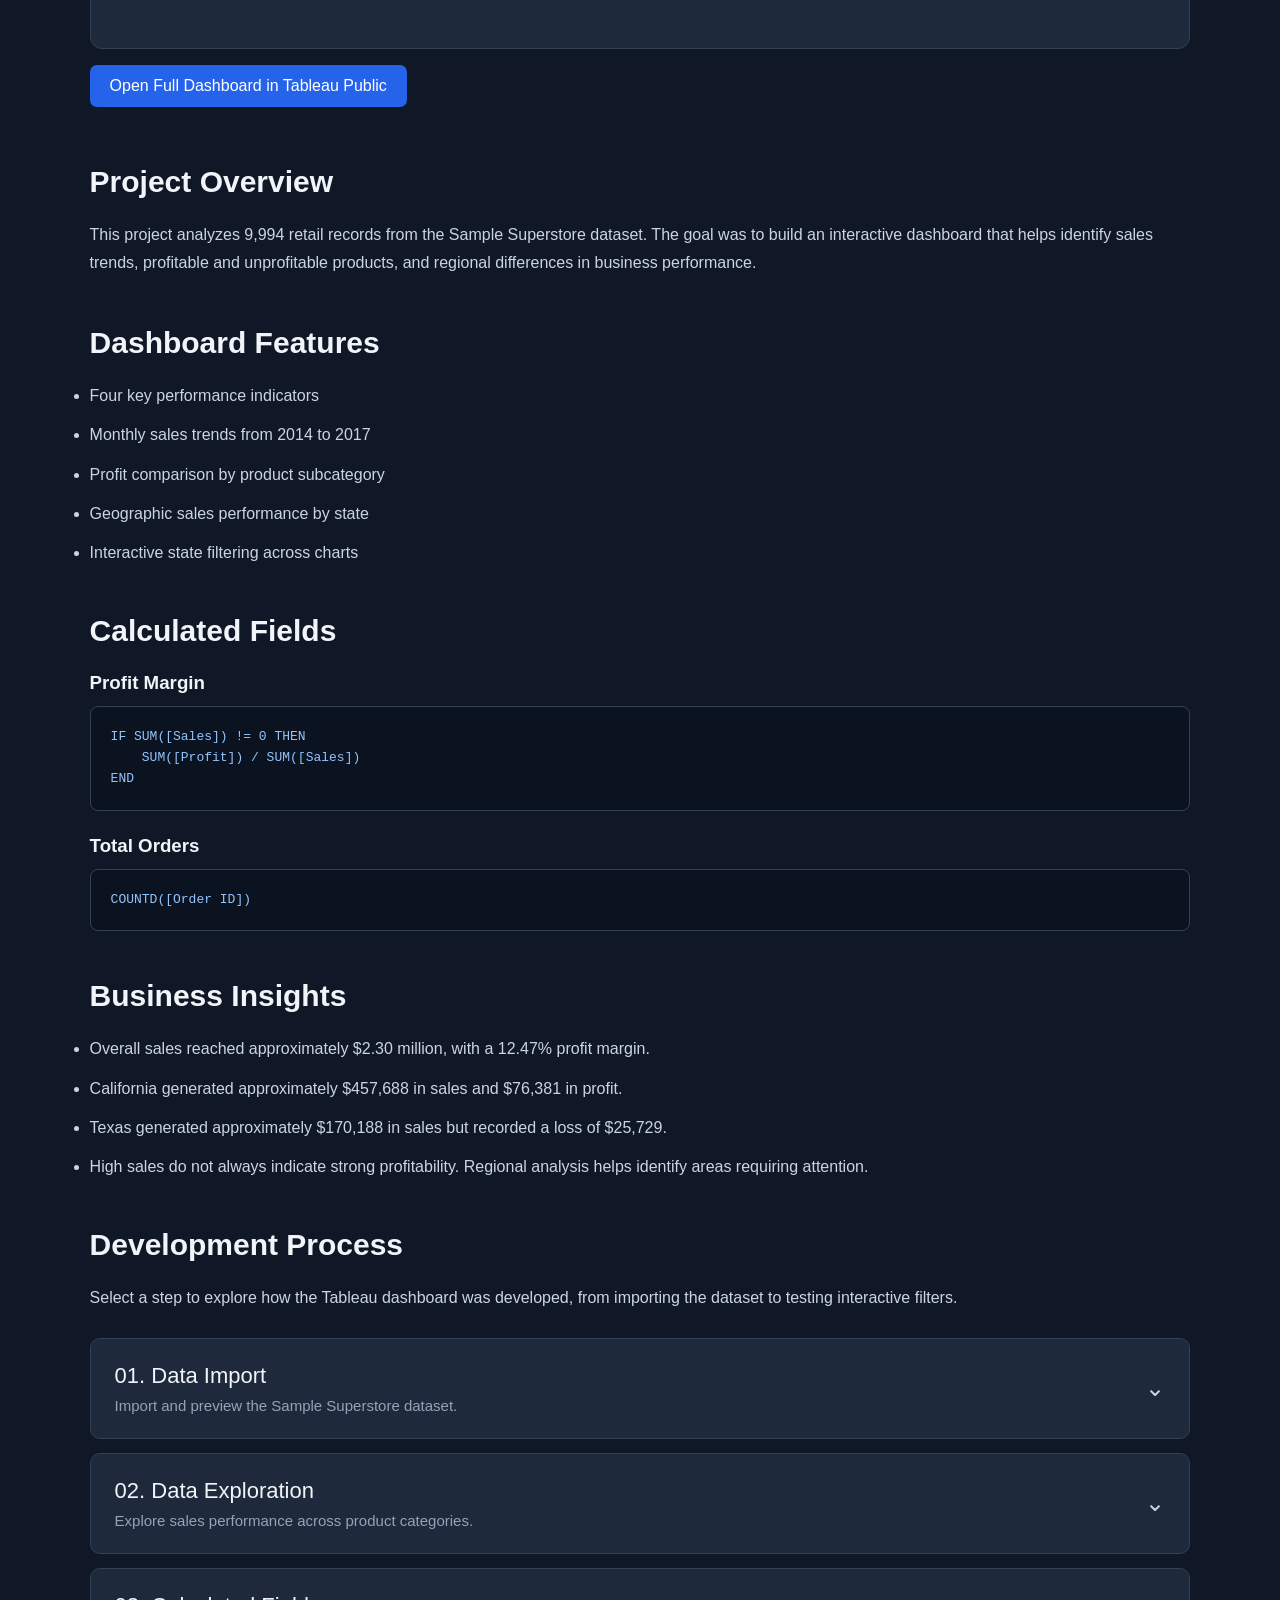
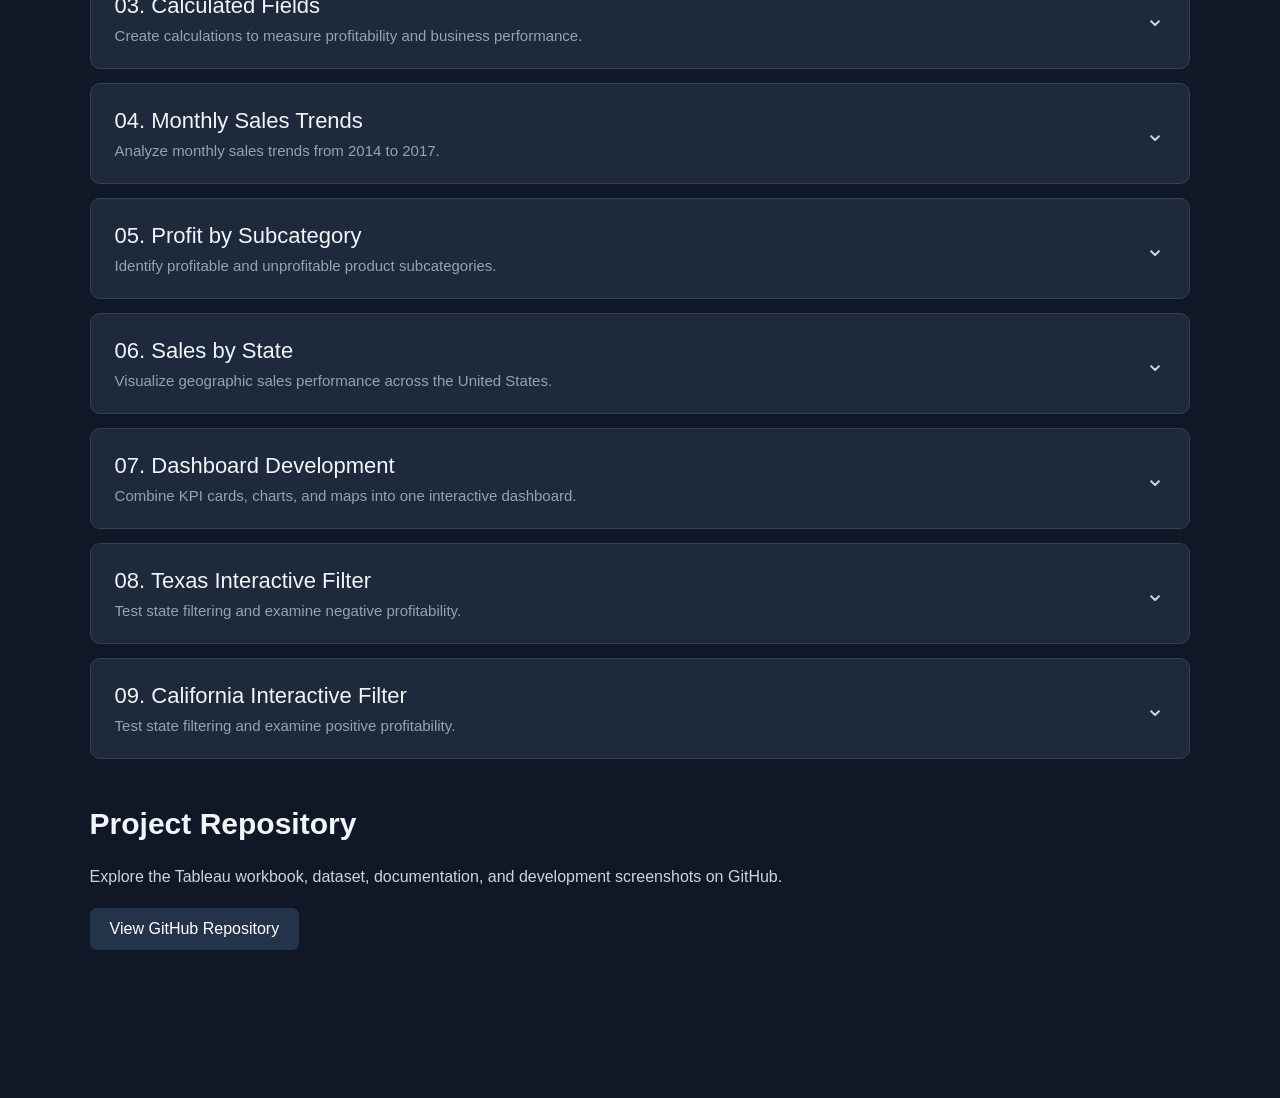
<file: tableau-superstore-analysis.html>
<!DOCTYPE html>
<html lang="en">
<head>
    <meta charset="UTF-8">
    <meta name="viewport" content="width=device-width, initial-scale=1.0">

    <title>Tableau Superstore Sales Analysis | Portfolio</title>

    <link rel="stylesheet" href="style.css">

    <style>
        /* Main project page */
        .case-study {
            background: #101827;
            color: #f1f5f9;
            padding: 55px 7% 90px;
        }

        .case-container {
            max-width: 1400px;
            margin: 0 auto;
        }

        .back-link {
            color: #93c5fd;
            text-decoration: none;
        }

        .case-eyebrow {
            color: #93c5fd;
            font-size: 12px;
            letter-spacing: 2px;
            margin-top: 40px;
        }

        .case-study h1 {
            font-size: clamp(36px, 5vw, 58px);
            margin: 15px 0;
        }

        .case-lead,
        .case-section p {
            color: #cbd5e1;
            line-height: 1.8;
        }

        /* Technology tags */
        .case-tags {
            display: flex;
            gap: 9px;
            flex-wrap: wrap;
            margin: 25px 0;
        }

        .case-tags span {
            background: #23334a;
            padding: 8px 12px;
            border-radius: 6px;
            font-size: 12px;
        }

        /* KPI cards */
        .case-metrics {
            display: grid;
            grid-template-columns: repeat(4, 1fr);
            gap: 12px;
            margin: 30px 0 55px;
        }

        .case-metrics div {
            background: #1e293b;
            padding: 20px;
            border-radius: 9px;
        }

        .case-metrics strong {
            display: block;
            font-size: 25px;
        }

        .case-metrics small {
            color: #94a3b8;
        }

        /* General sections */
        .case-section {
            margin: 48px 0;
        }

        .case-section h2 {
            font-size: 30px;
            margin-bottom: 22px;
        }

        .case-section h3 {
            margin: 24px 0 12px;
        }

        .case-section li {
            margin: 12px 0;
            line-height: 1.7;
            color: #cbd5e1;
        }

       /* Interactive Tableau Dashboard */
        .dashboard-frame {
            background: #1e293b;
            border: 1px solid #334155;
            border-radius: 12px;
            padding: 12px;
            margin-top: 20px;
            overflow: hidden;
        }

        .dashboard-frame tableau-viz {
            display: block;
            width: 100%;
            height: 900px;
        }

        /* Project buttons */
        .project-link {
            display: inline-block;
            background: #2563eb;
            color: white;
            text-decoration: none;
            padding: 12px 20px;
            border-radius: 7px;
            margin: 16px 10px 10px 0;
        }

        .project-link.secondary {
            background: #23334a;
        }

        .project-link:hover {
            opacity: 0.9;
        }

        /* Tableau calculated fields */
        .formula {
            background: #0b1220;
            border: 1px solid #334155;
            border-radius: 8px;
            padding: 20px;
            overflow-x: auto;
            color: #93c5fd;
            line-height: 1.6;
        }

        /* Development dropdowns */
        .process-steps {
            display: flex;
            flex-direction: column;
            gap: 14px;
            margin-top: 25px;
        }

        .process-steps details {
            background: #1e293b;
            border: 1px solid #334155;
            border-radius: 10px;
            overflow: hidden;
        }

        .process-steps details[open] {
            border-color: #3b82f6;
        }

        .process-steps summary {
            list-style: none;
            cursor: pointer;
            padding: 24px;
            display: flex;
            justify-content: space-between;
            align-items: center;
            gap: 20px;
        }

        .process-steps summary::-webkit-details-marker {
            display: none;
        }

        .step-title {
            display: block;
            font-size: 22px;
            font-weight: 500;
            color: #f1f5f9;
        }

        .step-description {
            display: block;
            margin-top: 8px;
            font-size: 15px;
            color: #94a3b8;
        }

        .step-arrow {
            color: #cbd5e1;
            font-size: 24px;
            transition: transform 0.2s ease;
        }

        .process-steps details[open] .step-arrow {
            transform: rotate(180deg);
        }

        .step-content {
            padding: 0 24px 24px;
        }

        .step-content img {
            display: block;
            width: 100%;
            height: auto;
            border-radius: 8px;
            margin-top: 16px;
        }

        .step-content p {
            margin: 12px 0;
        }

        /* Mobile layout */
        @media (max-width: 700px) {
            .case-study {
                padding: 35px 5% 65px;
            }

            .case-metrics {
                grid-template-columns: repeat(2, 1fr);
            }

            .case-metrics strong {
                font-size: 20px;
            }

            .step-title {
                font-size: 18px;
            }

            .step-description {
                font-size: 13px;
            }

            .process-steps summary {
                padding: 18px;
            }

            .step-content {
                padding: 0 18px 18px;
            }

            .dashboard-frame {
                padding: 5px;
            }

            .dashboard-frame tableau-viz {
                height: 650px;
            }
        }
    </style>

    <!-- Tableau Embedding API -->
    <script
        type="module"
        src="https://public.tableau.com/javascripts/api/tableau.embedding.3.latest.min.js">
    </script>
</head>

<body>

    <!-- Navigation -->
    <header>
        <nav class="navbar">
            <a href="index.html" class="logo">BV.</a>

            <div class="nav-links">
                <a href="index.html">Home</a>
                <a href="about.html">About</a>
                <a href="projects.html">Projects</a>
                <a href="contact.html">Contact</a>
            </div>
        </nav>
    </header>

    <main class="case-study">
        <div class="case-container">

            <a href="projects.html" class="back-link">
                ← Back to Projects
            </a>

            <p class="case-eyebrow">PROJECT 04 / TABLEAU</p>

            <h1>Superstore Sales Performance Dashboard</h1>

            <p class="case-lead">
                An interactive Tableau dashboard analyzing retail
                sales, profitability, product performance, and
                geographic trends using the Sample Superstore dataset.
            </p>

            <!-- Tools -->
            <div class="case-tags">
                <span>Tableau Desktop</span>
                <span>Tableau Public</span>
                <span>Data Visualization</span>
                <span>Business Intelligence</span>
                <span>Calculated Fields</span>
            </div>

            <!-- KPI Summary -->
            <div class="case-metrics">
                <div>
                    <strong>$2.30M</strong>
                    <small>Total Sales</small>
                </div>

                <div>
                    <strong>$286,397</strong>
                    <small>Total Profit</small>
                </div>

                <div>
                    <strong>5,009</strong>
                    <small>Total Orders</small>
                </div>

                <div>
                    <strong>12.47%</strong>
                    <small>Profit Margin</small>
                </div>
            </div>

            <!-- Interactive Tableau Dashboard -->
            <section class="case-section">
                <h2>Interactive Dashboard</h2>

                <p>
                    Explore the live Tableau dashboard below.
                    Select a state on the map to filter sales,
                    profit, and business performance metrics.
                </p>

                <div class="dashboard-frame">
                    <tableau-viz
                        id="tableau-dashboard"
                        src="https://public.tableau.com/views/Superstore_Sales_Performance_17930515983010/SuperstoreSalesPerformanceDashboard"
                        toolbar="bottom"
                        hide-tabs>
                    </tableau-viz>
                </div>

                <a
                    class="project-link"
                    href="https://public.tableau.com/app/profile/biencarlo.villa/viz/Superstore_Sales_Performance_17930515983010/SuperstoreSalesPerformanceDashboard"
                    target="_blank"
                    rel="noopener noreferrer">
                    Open Full Dashboard in Tableau Public
                </a>
            </section>

            <!-- Project Overview -->
            <section class="case-section">
                <h2>Project Overview</h2>

                <p>
                    This project analyzes 9,994 retail records
                    from the Sample Superstore dataset.
                    The goal was to build an interactive dashboard
                    that helps identify sales trends, profitable
                    and unprofitable products, and regional
                    differences in business performance.
                </p>
            </section>

            <!-- Dashboard Features -->
            <section class="case-section">
                <h2>Dashboard Features</h2>

                <ul>
                    <li>Four key performance indicators</li>
                    <li>Monthly sales trends from 2014 to 2017</li>
                    <li>Profit comparison by product subcategory</li>
                    <li>Geographic sales performance by state</li>
                    <li>Interactive state filtering across charts</li>
                </ul>
            </section>

            <!-- Calculated Fields -->
            <section class="case-section">
                <h2>Calculated Fields</h2>

                <h3>Profit Margin</h3>

                <pre class="formula"><code>IF SUM([Sales]) != 0 THEN
    SUM([Profit]) / SUM([Sales])
END</code></pre>

                <h3>Total Orders</h3>

                <pre class="formula"><code>COUNTD([Order ID])</code></pre>
            </section>

            <!-- Business Insights -->
            <section class="case-section">
                <h2>Business Insights</h2>

                <ul>
                    <li>
                        Overall sales reached approximately
                        $2.30 million, with a 12.47% profit margin.
                    </li>

                    <li>
                        California generated approximately
                        $457,688 in sales and $76,381 in profit.
                    </li>

                    <li>
                        Texas generated approximately $170,188
                        in sales but recorded a loss of $25,729.
                    </li>

                    <li>
                        High sales do not always indicate strong
                        profitability. Regional analysis helps
                        identify areas requiring attention.
                    </li>
                </ul>
            </section>

            <!-- Development Process -->
            <section class="case-section">
                <h2>Development Process</h2>

                <p>
                    Select a step to explore how the Tableau dashboard
                    was developed, from importing the dataset to
                    testing interactive filters.
                </p>

                <div class="process-steps">

                    <!-- 01 -->
                    <details>
                        <summary>
                            <div>
                                <span class="step-title">
                                    01. Data Import
                                </span>
                                <span class="step-description">
                                    Import and preview the Sample Superstore dataset.
                                </span>
                            </div>
                            <span class="step-arrow">⌄</span>
                        </summary>

                        <div class="step-content">
                            <img
                                src="images/tableau/01-data-import.png"
                                alt="Tableau data import"
                                loading="lazy">
                        </div>
                    </details>

                    <!-- 02 -->
                    <details>
                        <summary>
                            <div>
                                <span class="step-title">
                                    02. Data Exploration
                                </span>
                                <span class="step-description">
                                    Explore sales performance across product categories.
                                </span>
                            </div>
                            <span class="step-arrow">⌄</span>
                        </summary>

                        <div class="step-content">
                            <img
                                src="images/tableau/02-data-exploration.png"
                                alt="Tableau data exploration"
                                loading="lazy">
                        </div>
                    </details>

                    <!-- 03 -->
                    <details>
                        <summary>
                            <div>
                                <span class="step-title">
                                    03. Calculated Fields
                                </span>
                                <span class="step-description">
                                    Create calculations to measure profitability
                                    and business performance.
                                </span>
                            </div>
                            <span class="step-arrow">⌄</span>
                        </summary>

                        <div class="step-content">
                            <h3>Profit Margin Calculation</h3>

                            <pre class="formula"><code>IF SUM([Sales]) != 0 THEN
    SUM([Profit]) / SUM([Sales])
END</code></pre>

                            <img
                                src="images/tableau/03-calculated-fields.png"
                                alt="Tableau calculated fields"
                                loading="lazy">
                        </div>
                    </details>

                    <!-- 04 -->
                    <details>
                        <summary>
                            <div>
                                <span class="step-title">
                                    04. Monthly Sales Trends
                                </span>
                                <span class="step-description">
                                    Analyze monthly sales trends from 2014 to 2017.
                                </span>
                            </div>
                            <span class="step-arrow">⌄</span>
                        </summary>

                        <div class="step-content">
                            <img
                                src="images/tableau/04-sales-trends.png"
                                alt="Monthly sales trends"
                                loading="lazy">
                        </div>
                    </details>

                    <!-- 05 -->
                    <details>
                        <summary>
                            <div>
                                <span class="step-title">
                                    05. Profit by Subcategory
                                </span>
                                <span class="step-description">
                                    Identify profitable and unprofitable
                                    product subcategories.
                                </span>
                            </div>
                            <span class="step-arrow">⌄</span>
                        </summary>

                        <div class="step-content">
                            <img
                                src="images/tableau/05-category-performance.png"
                                alt="Profit by subcategory"
                                loading="lazy">
                        </div>
                    </details>

                    <!-- 06 -->
                    <details>
                        <summary>
                            <div>
                                <span class="step-title">
                                    06. Sales by State
                                </span>
                                <span class="step-description">
                                    Visualize geographic sales performance
                                    across the United States.
                                </span>
                            </div>
                            <span class="step-arrow">⌄</span>
                        </summary>

                        <div class="step-content">
                            <img
                                src="images/tableau/06-sales-by-state.png"
                                alt="Sales by state map"
                                loading="lazy">
                        </div>
                    </details>

                    <!-- 07 -->
                    <details>
                        <summary>
                            <div>
                                <span class="step-title">
                                    07. Dashboard Development
                                </span>
                                <span class="step-description">
                                    Combine KPI cards, charts, and maps
                                    into one interactive dashboard.
                                </span>
                            </div>
                            <span class="step-arrow">⌄</span>
                        </summary>

                        <div class="step-content">
                            <img
                                src="images/tableau/07-dashboard-overview.png"
                                alt="Completed Tableau dashboard"
                                loading="lazy">
                        </div>
                    </details>

                    <!-- 08 -->
                    <details>
                        <summary>
                            <div>
                                <span class="step-title">
                                    08. Texas Interactive Filter
                                </span>
                                <span class="step-description">
                                    Test state filtering and examine
                                    negative profitability.
                                </span>
                            </div>
                            <span class="step-arrow">⌄</span>
                        </summary>

                        <div class="step-content">
                            <p>
                                Texas generated approximately $170,188
                                in sales but recorded a loss of $25,729.
                            </p>

                            <img
                                src="images/tableau/08-texas-filter.png"
                                alt="Texas interactive filter"
                                loading="lazy">
                        </div>
                    </details>

                    <!-- 09 -->
                    <details>
                        <summary>
                            <div>
                                <span class="step-title">
                                    09. California Interactive Filter
                                </span>
                                <span class="step-description">
                                    Test state filtering and examine
                                    positive profitability.
                                </span>
                            </div>
                            <span class="step-arrow">⌄</span>
                        </summary>

                        <div class="step-content">
                            <p>
                                California generated approximately
                                $457,688 in sales and $76,381 in profit.
                            </p>

                            <img
                                src="images/tableau/09-california-filter.png"
                                alt="California interactive filter"
                                loading="lazy">
                        </div>
                    </details>

                </div>
            </section>

            <!-- GitHub Repository -->
            <section class="case-section">
                <h2>Project Repository</h2>

                <p>
                    Explore the Tableau workbook, dataset,
                    documentation, and development screenshots
                    on GitHub.
                </p>

                <!-- Replace YOUR-USERNAME -->
                <a
                    class="project-link secondary"
                    href="https://github.com/biencarlovilla/tableau-superstore-sales-analysis"
                    target="_blank"
                    rel="noopener noreferrer">
                    View GitHub Repository
                </a>
            </section>

        </div>
    </main>

</body>
</html>
</file>
<file: style.css>
/* ------------------------------------------------------------
   BASE & LAYOUT
   ------------------------------------------------------------ */
* {
    margin: 0;
    padding: 0;
    box-sizing: border-box;
}

body {
    font-family: Arial, sans-serif;
    background-color: #ffffff;
    color: #000000;
    display: flex;
    flex-direction: column;
    min-height: 100vh;
}

main {
    flex: 1;
    display: flex;
    flex-direction: column;
}


/* ------------------------------------------------------------
   NAVIGATION
   ------------------------------------------------------------ */
header {
    background-color: #000000;
    padding: 20px 8%;
}

nav {
    display: flex;
    justify-content: space-between;
    align-items: center;
}

.logo {
    color: #ffffff;
    font-size: 26px;
    font-weight: bold;
    text-decoration: none;
}


/* Navigation Branding */
.nav-brand {
    display: flex;
    align-items: center;
    gap: 18px;
}

@media (min-width: 769px) {
    .nav-brand {
        transform: translateX(100px);
    }
}

.brand-divider {
    width: 1px;
    height: 38px;
    background-color: #555555;
}

.brand-info {
    display: flex;
    flex-direction: column;
    gap: 5px;
}

.brand-name {
    color: #ffffff;
    font-size: 16px;
    font-weight: 600;
}

.brand-title {
    color: #aaaaaa;
    font-size: 10px;
    letter-spacing: 1.2px;
}

@media (max-width: 768px) {
    .nav-brand {
        justify-content: center;
    }

    .brand-title {
        font-size: 9px;
    }
}


.nav-links {
    display: flex;
    gap: 35px;
}


/* Navigation Links */
.nav-links a {
    color: #ffffff;
    text-decoration: none;
    font-size: 15px;
    position: relative;
    padding-bottom: 6px;
}

/* Animated Underline */
.nav-links a::after {
    content: "";
    position: absolute;
    left: 0;
    bottom: 0;
    width: 0;
    height: 2px;
    background-color: #ffffff;
    transition: width 0.3s ease;
}

/* Hover Effect */
.nav-links a:hover::after {
    width: 100%;
}


/* Desktop navigation alignment */
@media (min-width: 769px) {
    .nav-links {
        transform: translateX(-100px);
    }
}

/* Smooth Page Entrance */
@keyframes pageFadeIn {
    from {
        opacity: 0;
        transform: translateY(8px);
    }

    to {
        opacity: 1;
        transform: translateY(0);
    }
}

main {
    animation: pageFadeIn 0.50s ease-out both;
}

/* Accessibility */
@media (prefers-reduced-motion: reduce) {
    main {
        animation: none;
    }
}


/* ------------------------------------------------------------
   HOME / HERO
   ------------------------------------------------------------ */
.hero {
    display: flex;
    align-items: center;
    justify-content: center;
    gap: 80px;
    width: 100%;
    max-width: 1200px;
    margin: 0 auto;
    padding: 40px 30px;
    flex: 1;
    box-sizing: border-box;
    transform: translateX(60px);
}

.hero-content {
    flex: 1;
}

.hero-greeting {
    font-size: 14px;
    letter-spacing: 3px;
    margin-bottom: 20px;
}

.hero h1 {
    font-size: 56px;
    margin-bottom: 12px;
}

.hero h2 {
    font-size: 28px;
    font-weight: 400;
    margin-bottom: 25px;
}

.hero-description {
    font-size: 17px;
    line-height: 1.8;
    color: #555555;
    max-width: 550px;
}

.hero-buttons {
    display: flex;
    gap: 15px;
    margin-top: 30px;
}

.btn-primary,
.btn-secondary {
    padding: 14px 24px;
    text-decoration: none;
    border: 1px solid #000000;
    border-radius: 4px;
    font-size: 14px;
}

.btn-primary {
    background-color: #000000;
    color: #ffffff;
}

.btn-secondary {
    background-color: #ffffff;
    color: #000000;
}

.btn-primary:hover {
    background-color: #333333;
}

.btn-secondary:hover {
    background-color: #eeeeee;
}

.hero-image {
    width: 400px;
    height: 400px;
    border-radius: 50%;
    overflow: hidden;
    flex-shrink: 0;
}

.hero-image img {
    width: 100%;
    height: 100%;
    object-fit: cover;
    object-position: center 35%;
    transform: none;
}


/* ------------------------------------------------------------
   ABOUT / BIOGRAPHY
   ------------------------------------------------------------ */
.about-page {
    padding: 90px 8%;
    min-height: 80vh;
}

.about-page-container {
    max-width: 850px;
    margin: 0 auto;
}

.about-label {
    font-size: 13px;
    letter-spacing: 3px;
    color: #777777;
    margin-bottom: 15px;
}

.about-page h1 {
    font-size: 48px;
    margin-bottom: 45px;
}

/* Consistent left accent on About page headings */
.about-letter h2,
#skills h2,
#experience h2,
#education h2,
#awards h2 {
    border-left: 4px solid #000;
    padding: 8px 0 8px 20px;
}

.about-letter h2 {
    font-size: 26px;
    margin-bottom: 25px;
}

.about-letter p {
    font-size: 17px;
    line-height: 1.9;
    color: #444444;
    margin-bottom: 22px;
}

.about-signature {
    display: flex;
    flex-direction: column;
    gap: 6px;
    margin-top: 40px;
    padding-top: 25px;
    border-top: 1px solid #dddddd;
}

.about-signature strong {
    font-size: 18px;
}

.about-signature span {
    font-size: 14px;
    color: #777777;
}

.about-section {
    padding: 60px 8%;
    border-top: 1px solid #eeeeee;
}

.about-section h2 {
    font-size: 30px;
    margin-bottom: 30px;
}

.about-section-content {
    min-height: 100px;
}


/* ------------------------------------------------------------
   ABOUT / EXPERIENCE
   ------------------------------------------------------------ */
.experience-timeline {
    position: relative;
    padding-left: 34px;
    margin-left: 6px;
}

/* Continuous line, with a circle beside each card */
.experience-timeline::before {
    content: "";
    position: absolute;
    left: 0;
    top: 24px;
    bottom: 24px;
    width: 2px;
    background: #ddd;
}

.experience-item {
    position: relative;
    margin-bottom: 24px;
}

.experience-item:last-child {
    margin-bottom: 0;
}

.experience-item::before {
    content: "";
    position: absolute;
    left: -39px;
    top: 19px;
    width: 12px;
    height: 12px;
    border-radius: 50%;
    background: #111;
    z-index: 1;
}

.experience-card {
    border: 1px solid #ddd;
    border-radius: 8px;
    padding: 24px;
    background: #fff;
    min-width: 0;
}

.experience-card-header {
    display: flex;
    justify-content: space-between;
    align-items: flex-start;
    gap: 16px;
    margin-bottom: 16px;
}

.experience-heading {
    flex: 1;
    min-width: 0;
}

.experience-card h3 {
    font-size: 18px;
    line-height: 1.4;
    margin-bottom: 6px;
    color: #111;
}

.experience-role {
    font-size: 14px;
    font-weight: 600;
    line-height: 1.5;
    color: #333;
}

.experience-meta {
    display: flex;
    flex-direction: column;
    align-items: flex-end;
    gap: 5px;
    text-align: right;
    flex-shrink: 0;
}

.experience-location {
    font-size: 13px;
    font-weight: 600;
    color: #333;
}

.experience-date {
    font-size: 12px;
    color: #777;
    white-space: nowrap;
}

.experience-description {
    font-size: 14px;
    line-height: 1.8;
    color: #555;
    margin-bottom: 20px;
}

.experience-tags {
    display: flex;
    flex-wrap: wrap;
    gap: 8px;
    border-top: 1px solid #eee;
    padding-top: 18px;
}

.experience-tags span {
    background: #f4f4f4;
    color: #555;
    font-size: 12px;
    line-height: 1.4;
    padding: 7px 11px;
    border-radius: 4px;
}

@media (max-width: 768px) {
    .experience-card-header {
        flex-direction: column;
        gap: 10px;
    }

    .experience-meta {
        align-items: flex-start;
        text-align: left;
    }

    .experience-date {
        white-space: normal;
    }
}

@media (max-width: 480px) {
    .experience-timeline {
        padding-left: 24px;
    }

    .experience-item::before {
        left: -29px;
    }

    .experience-card {
        padding: 18px;
    }
}

/* ------------------------------------------------------------
   ABOUT / EDUCATION & AWARDS: CREDENTIAL GALLERY
   ------------------------------------------------------------ */
.education-grid,
.awards-grid {
    display: grid;
    grid-template-columns: repeat(2, minmax(0, 1fr));
    gap: 20px;
}

.credential-card {
    position: relative;
    height: 260px;
    overflow: hidden;
    border: 1px solid #ddd;
    border-radius: 8px;
    background: #f5f5f5;
    isolation: isolate;
    outline-offset: 3px;
}

.credential-image,
.credential-placeholder {
    display: block;
    width: 100%;
    height: 100%;
}

.credential-image {
    object-fit: contain;
    padding: 14px;
    background: #fff;
}

.credential-placeholder {
    display: flex;
    justify-content: center;
    align-items: center;
    background: #f2f2f2;
}

.credential-placeholder span {
    font-size: 42px;
    font-weight: 700;
    color: #777;
}

.credential-overlay {
    position: absolute;
    inset: 0;
    display: flex;
    align-items: center;
    justify-content: center;
    padding: 24px;
    background: rgba(0, 0, 0, .83);
    color: #fff;
    text-align: center;
    opacity: 0;
    transition: opacity .25s ease;
    pointer-events: none;
}

.credential-card:hover .credential-overlay,
.credential-card:focus-visible .credential-overlay {
    opacity: 1;
}

.credential-overlay-content h3 {
    font-size: 19px;
    line-height: 1.35;
    margin-bottom: 10px;
}

.credential-overlay-content p {
    font-size: 14px;
    line-height: 1.6;
    color: #e5e5e5;
}

.credential-status {
    display: inline-block;
    margin-top: 14px;
    padding: 6px 12px;
    border: 1px solid rgba(255,255,255,.55);
    border-radius: 20px;
    font-size: 12px;
}

/* On touch screens, show details without relying on hover. */
@media (hover: none) {
    .credential-overlay {
        inset: auto 0 0;
        min-height: 100px;
        padding: 14px;
        opacity: 1;
        background: rgba(0, 0, 0, .86);
    }
    .credential-overlay-content h3 { font-size: 15px; margin-bottom: 4px; }
    .credential-overlay-content p { font-size: 12px; }
    .credential-status { margin-top: 7px; }
}

@media (max-width: 600px) {
    .credential-card { height: 270px; }
}

/* ------------------------------------------------------------
   PROJECTS / OVERVIEW
   ------------------------------------------------------------ */
.projects-page {
    padding: 90px 8%;
}

.projects-container {
    max-width: 1100px;
    margin: 0 auto;
}

.projects-label {
    font-size: 13px;
    letter-spacing: 3px;
    color: #777777;
    margin-bottom: 15px;
}

.projects-page h1 {
    font-size: 48px;
    margin-bottom: 25px;
}

.projects-intro {
    font-size: 17px;
    line-height: 1.8;
    color: #555555;
    max-width: 650px;
}


/* ------------------------------------------------------------
   PROJECTS / CARDS & CATEGORIES
   ------------------------------------------------------------ */
.projects-grid {
    display: grid;
    grid-template-columns: repeat(3, 1fr);
    gap: 25px;
    margin-top: 50px;
}

.project-card {
    border: 1px solid #dddddd;
    border-radius: 8px;
    overflow: hidden;
    background-color: #ffffff;
}

.project-placeholder {
    background-color: #f2f2f2;
    height: 180px;
    display: flex;
    align-items: center;
    justify-content: center;
    font-size: 48px;
    font-weight: bold;
    color: #cccccc;
}

.project-info {
    padding: 25px;
}

.project-info h2 {
    font-size: 20px;
    margin-bottom: 12px;
}

.project-info p {
    font-size: 15px;
    line-height: 1.7;
    color: #555555;
    margin-bottom: 20px;
}

.project-status {
    display: inline-block;
    font-size: 12px;
    color: #666666;
    border: 1px solid #dddddd;
    border-radius: 4px;
    padding: 7px 12px;
}

.project-open {
    display: inline-block;
    margin-top: 15px;
    color: #2563eb;
    font-weight: 700;
    text-decoration: none;
    border-bottom: 1px solid currentColor;
    padding-bottom: 3px;
}

.project-open:hover {
    color: #0f172a;
}

.project-category {
    margin-top: 65px;
}

.project-category+.project-category {
    margin-top: 85px;
}

.project-category-title {
    font-size: 27px;
    margin-bottom: 10px;
    color: #111111;
}

.project-category-description {
    font-size: 16px;
    line-height: 1.7;
    color: #666666;
}

.project-category .projects-grid {
    margin-top: 28px;
}

.project-info h3 {
    font-size: 20px;
    margin-bottom: 12px;
}

.project-category .project-card {
    display: flex;
    flex-direction: column;
}

.project-category .project-info {
    display: flex;
    flex-direction: column;
    flex: 1;
    align-items: flex-start;
}

.project-category .project-info p {
    flex: 1;
}

.project-category .project-status {
    margin-top: 15px;
}


/* ------------------------------------------------------------
   PROJECT DETAIL PAGES
   ------------------------------------------------------------ */
.sql-detail pre {
    background: #0b1220;
    padding: 16px;
    border-radius: 8px;
    margin: 8px 0 24px;
    overflow-x: auto;
    text-align: left;
    white-space: pre-wrap;
    line-height: 1.6;
}

.sql-detail pre code {
    display: block;
    margin: 0;
    padding: 0;
    text-align: left;
    white-space: pre-wrap;
    font-family: inherit;
    font-size: 15px;
    line-height: 1.6;
}

.sql-detail pre,
.sql-detail pre code {
    font-family: Arial, sans-serif !important;
    text-align: left !important;
    font-size: 15px;
    font-weight: 400;
    letter-spacing: normal;
    line-height: 1.6;
    white-space: pre-wrap;
}

.sql-detail video+h3 {
    margin-top: 36px;
    margin-bottom: 16px;
}

.sql-detail h3 {
    margin-bottom: 10px;
}

.sql-detail h3+p {
    margin-bottom: 16px;
}

.sql-detail>p:first-child {
    margin-bottom: 28px;
}


/* ------------------------------------------------------------
   CONTACT
   ------------------------------------------------------------ */
.contact-page {
    padding: 90px 8%;
}

.contact-container {
    max-width: 1100px;
    margin: 0 auto;
}

.contact-label {
    font-size: 13px;
    letter-spacing: 3px;
    color: #777777;
    margin-bottom: 15px;
}

.contact-page h1 {
    font-size: 48px;
    margin-bottom: 25px;
}

.contact-description {
    font-size: 17px;
    line-height: 1.8;
    color: #555555;
    max-width: 650px;
    margin-bottom: 50px;
}

.contact-links {
    display: grid;
    grid-template-columns: repeat(3, minmax(0, 1fr));
    gap: 25px;
}

.contact-card {
    display: block;
    border: 1px solid #dddddd;
    border-radius: 8px;
    padding: 30px;
    text-decoration: none;
    color: #000000;
    transition: border-color 0.2s ease,
        transform 0.2s ease;
}

.contact-card:hover {
    border-color: #777777;
    transform: translateY(-4px);
}

.contact-card h2 {
    font-size: 22px;
    margin-bottom: 15px;
}

.contact-card p {
    font-size: 15px;
    line-height: 1.6;
    color: #555555;
    margin-bottom: 25px;
    overflow-wrap: anywhere;
}

.contact-card span {
    font-size: 14px;
    font-weight: bold;
}


/* ------------------------------------------------------------
   FOOTER
   ------------------------------------------------------------ */
footer {
    background-color: #000000;
    color: #ffffff;
    text-align: center;
    padding: 25px 8%;
}

footer p {
    font-size: 14px;
    color: #cccccc;
}


/* ------------------------------------------------------------
   RESPONSIVE DESIGN | TABLET & MOBILE
   Kept in original breakpoint order to retain existing behavior.
   ------------------------------------------------------------ */
@media (max-width: 768px) {
    header {
        padding: 18px 5%;
    }

    nav {
        flex-direction: column;
        gap: 18px;
    }

    .nav-links {
        flex-wrap: wrap;
        justify-content: center;
        gap: 20px;
    }

    .nav-links a {
        font-size: 14px;
    }

    .hero {
        flex-direction: column;
        padding: 50px 6%;
        gap: 35px;
        min-height: auto;
        text-align: center;
    }

    .hero-content {
        width: 100%;
    }

    .hero h1 {
        font-size: 38px;
    }

    .hero h2 {
        font-size: 22px;
    }

    .hero-description {
        font-size: 16px;
        margin: 0 auto;
    }

    .hero-buttons {
        justify-content: center;
        flex-wrap: wrap;
    }

    .hero-image {
        width: 100%;
    }

    .hero-image img {
        max-width: 300px;
        height: 350px;
    }

}

@media (max-width: 480px) {
    .hero h1 {
        font-size: 32px;
    }

    .hero h2 {
        font-size: 20px;
    }

    .hero-image img {
        max-width: 260px;
        height: 300px;
    }

    .hero-buttons {
        flex-direction: column;
    }

    .btn-primary,
    .btn-secondary {
        width: 100%;
        text-align: center;
    }

}

@media (max-width: 768px) {
    .about-page {
        padding: 60px 6%;
    }

    .about-page h1 {
        font-size: 36px;
        margin-bottom: 30px;
    }

    .about-letter h2 {
        font-size: 23px;
    }

    .about-letter p {
        font-size: 16px;
    }

}

@media (max-width: 768px) {
    .projects-page {
        padding: 60px 6%;
    }

    .projects-page h1 {
        font-size: 36px;
    }

    .projects-intro {
        font-size: 16px;
    }

}

@media (max-width: 900px) {
    .projects-grid {
        grid-template-columns: repeat(2, 1fr);
    }

}

@media (max-width: 600px) {
    .projects-grid {
        grid-template-columns: 1fr;
    }

}

@media (max-width: 768px) {
    .about-section {
        padding: 50px 6%;
    }

    .about-section h2 {
        font-size: 26px;
    }

}

@media (max-width: 600px) {

    .education-grid,
    .awards-grid {
        grid-template-columns: 1fr;
    }

}

@media (max-width: 900px) {
    .contact-links {
        grid-template-columns: repeat(2, minmax(0, 1fr));
    }

}

@media (max-width: 600px) {
    .contact-page {
        padding: 60px 6%;
    }

    .contact-page h1 {
        font-size: 36px;
    }

    .contact-description {
        font-size: 16px;
    }

    .contact-links {
        grid-template-columns: 1fr;
    }

}

@media (max-width: 600px) {
    .project-category-title {
        font-size: 23px;
    }

    .project-category+.project-category {
        margin-top: 65px;
    }

}

/* ABOUT PAGE QUICK NAVIGATION */
html {
    scroll-behavior: smooth;
}

.about-heading-row {
    display: flex;
    align-items: flex-start;
    justify-content: space-between;
    gap: 28px;
    margin-bottom: 45px;
}

.about-heading-row h1 {
    margin-bottom: 0;
}

.about-heading-text {
    flex-shrink: 0;
}

.about-quick-nav {
    display: flex;
    flex-wrap: wrap;
    align-items: center;
    justify-content: flex-end;
    gap: 10px;
    padding-top: 40px;
}

.about-quick-nav a {
    display: inline-block;
    padding: 11px 14px;
    border: 1px solid #d8d8d8;
    border-radius: 3px;
    background: #fff;
    color: #111;
    font-size: 13px;
    text-decoration: none;
    text-align: center;
    transition: border-color .2s ease, background-color .2s ease;
}

.about-quick-nav a:hover,
.about-quick-nav a:focus-visible {
    border-color: #111;
    background: #f4f4f4;
}

#experience,
#education,
#skills {
    scroll-margin-top: 24px;
}


/* TECHNICAL SKILLS */


/* Three vertically stacked skill cards */
.skills-groups {
    display: flex;
    flex-direction: column;
    gap: 20px;
}

.skills-group {
    border: 1px solid #ddd;
    border-radius: 8px;
    padding: 24px;
    background: #fff;
    min-width: 0;
}

.skills-group h3 {
    font-size: 18px;
    margin-bottom: 24px;
    line-height: 1.4;
    color: #111;
}

/* Technology logos with names beneath */
.skills-logos {
    display: flex;
    justify-content: center;
    flex-wrap: wrap;
    align-items: flex-start;
    gap: 28px;
    margin-bottom: 24px;
}

.skill-logo {
    display: flex;
    flex-direction: column;
    align-items: center;
    gap: 8px;
    min-width: 70px;
    text-align: center;
}

.skill-logo img {
    display: block;
    width: 42px;
    height: 42px;
    object-fit: contain;
}

.skill-logo span {
    font-size: 12px;
    line-height: 1.4;
    color: #555;
}

/* Skill tags below the logos */
.skill-tags {
    display: flex;
    justify-content: center;
    flex-wrap: wrap;
    gap: 8px;
    border-top: 1px solid #eee;
    padding-top: 20px;
}

.skill-tags span {
    display: inline-block;
    background: #f4f4f4;
    color: #555;
    font-size: 12px;
    line-height: 1.4;
    padding: 7px 11px;
    border-radius: 4px;
}

@media (max-width: 600px) {
    .skills-group {
        padding: 20px;
    }

    .skills-logos {
        gap: 20px;
    }

    .skill-logo {
        min-width: 60px;
    }

    .skill-logo img {
        width: 38px;
        height: 38px;
    }
}

@media (prefers-reduced-motion: reduce) {
    .skills-group,
    .experience-card,
    .education-card,
    .award-card {
        transition: none;
    }

    .skills-group:hover,
    .experience-card:hover,
    .education-card:hover,
    .award-card:hover {
        transform: none;
    }
}

@media (max-width:900px) {
    .about-heading-row {
        flex-direction: column;
        gap: 20px;
    }

    .about-quick-nav {
        justify-content: flex-start;
        padding-top: 0;
    }

}

@media (max-width:480px) {
    .about-quick-nav a {
        font-size: 12px;
        padding: 10px 12px;
    }
}

@media (prefers-reduced-motion:reduce) {
    html {
        scroll-behavior: auto;
    }
}

/* About Page Section Alignment */

#experience,
#education,
#awards,
#skills {
    border-top: none;
    padding-top: 25px;
    scroll-margin-top: 0;
}

/* Shared hover treatment for About page cards */
.skills-group,
.experience-card,
.education-card,
.award-card {
    transition: transform .25s ease, border-color .25s ease, box-shadow .25s ease;
}

.skills-group:hover,
.experience-card:hover,
.education-card:hover,
.award-card:hover {
    transform: translateY(-3px);
    border-color: #999;
    box-shadow: 0 6px 20px rgba(0, 0, 0, .08);
}

/* Education & Awards Description Styling */

#education .section-description,
#awards .awards-description {
    color: #666;
    font-size: 16px;
    line-height: 1.8;
    font-weight: 400;
    margin-top: 0;
    margin-bottom: 30px;
}
</file>
